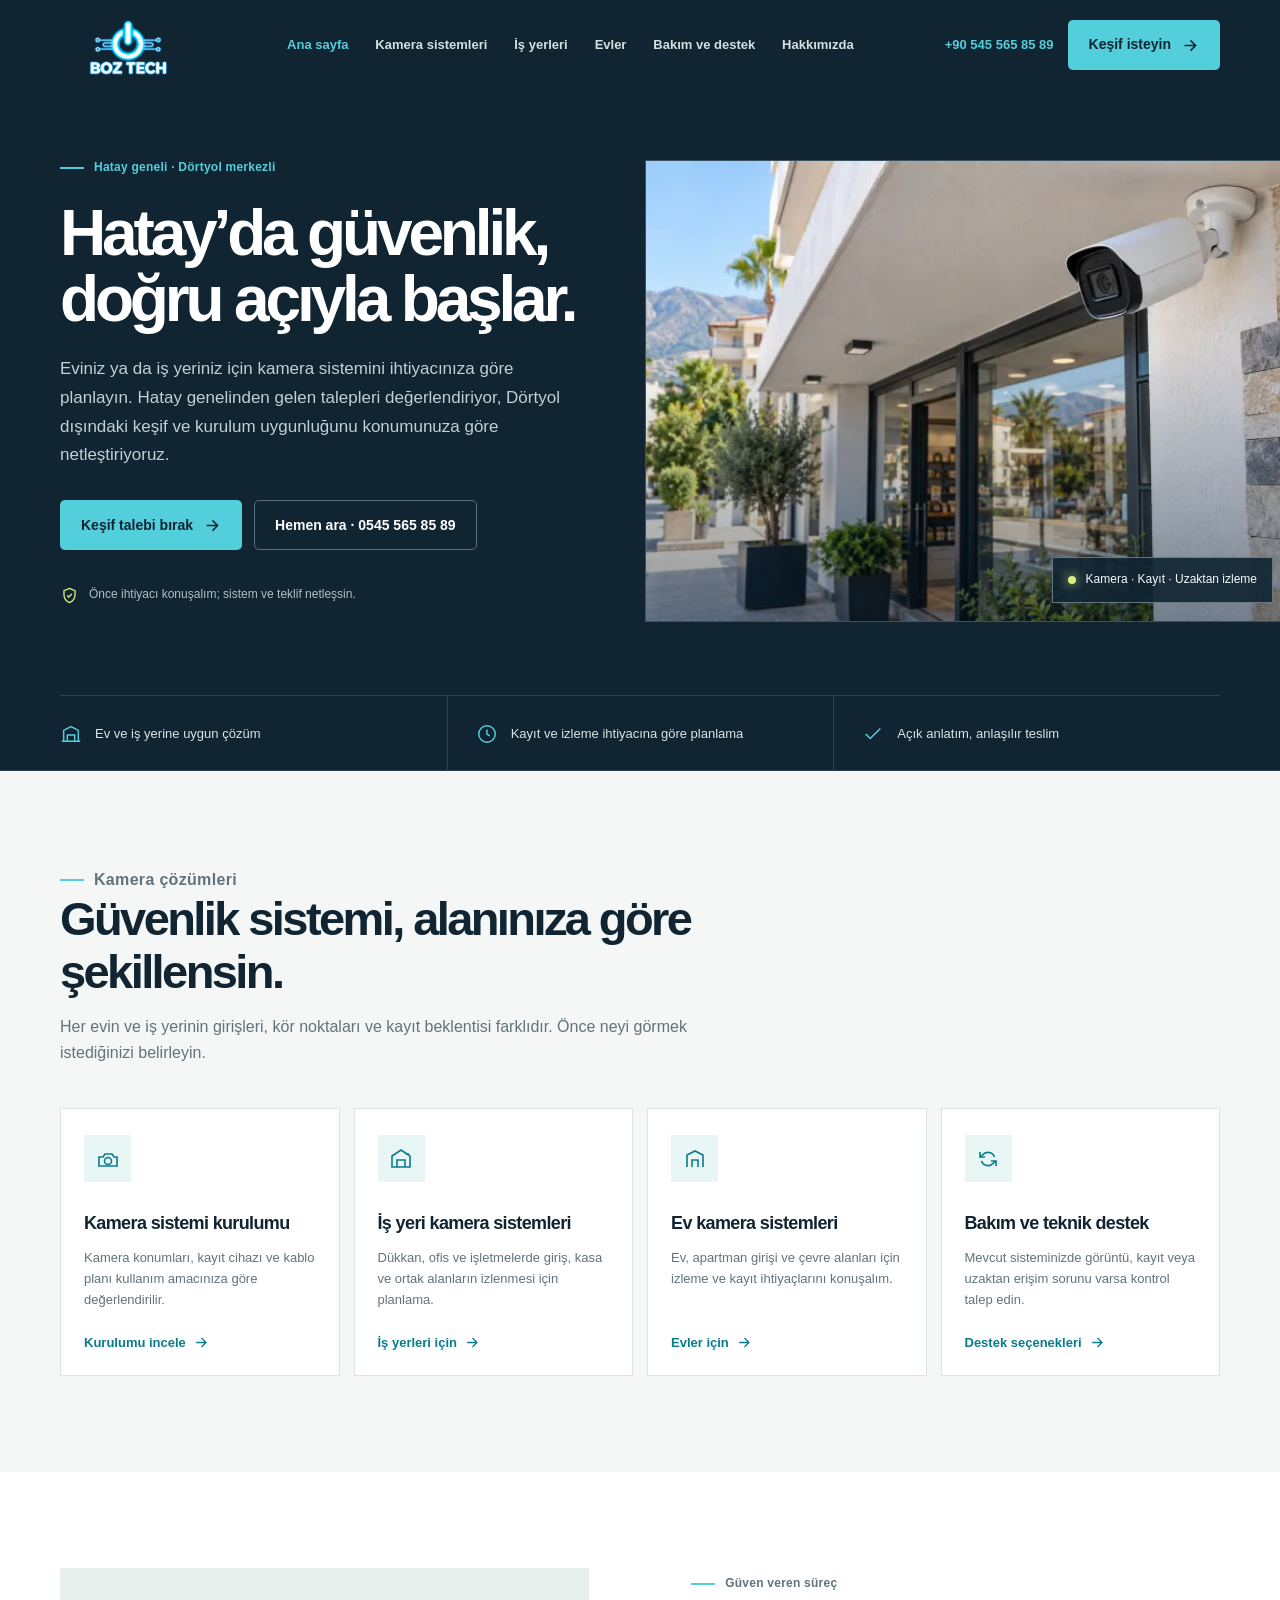
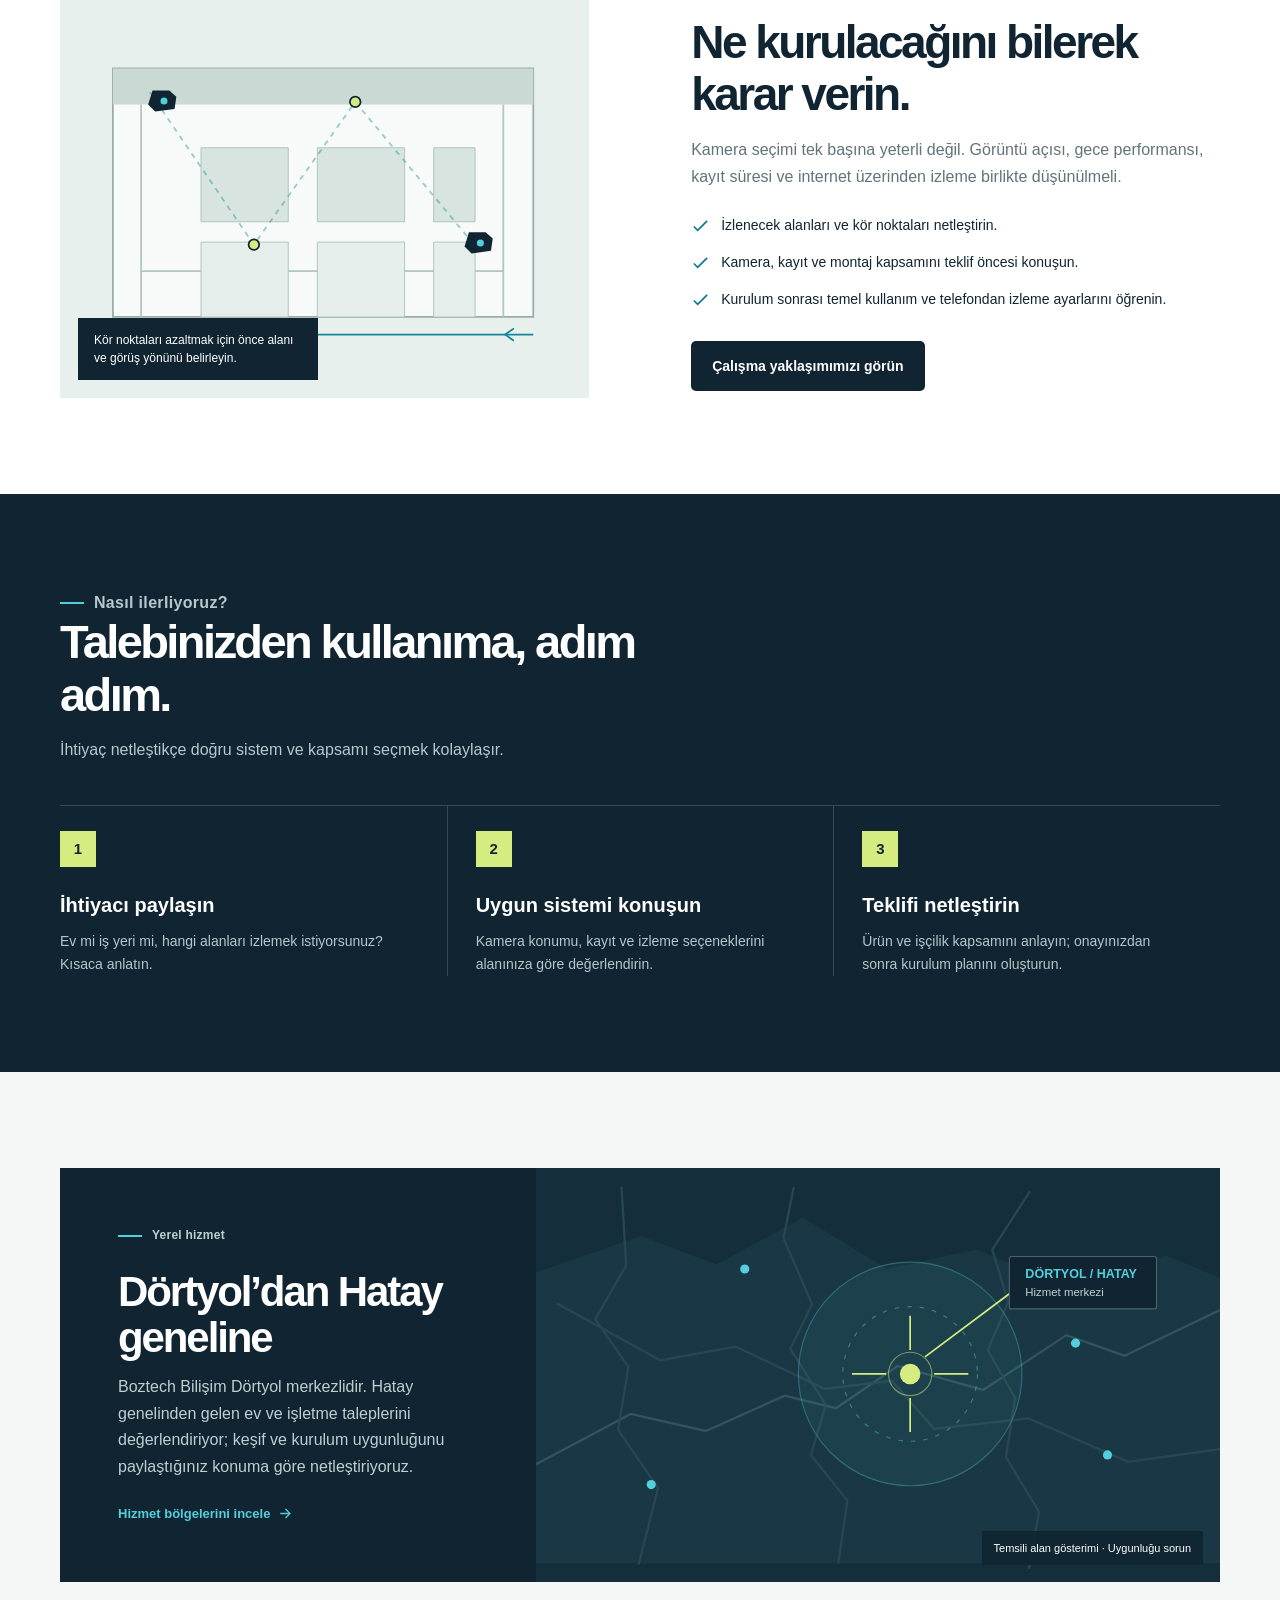
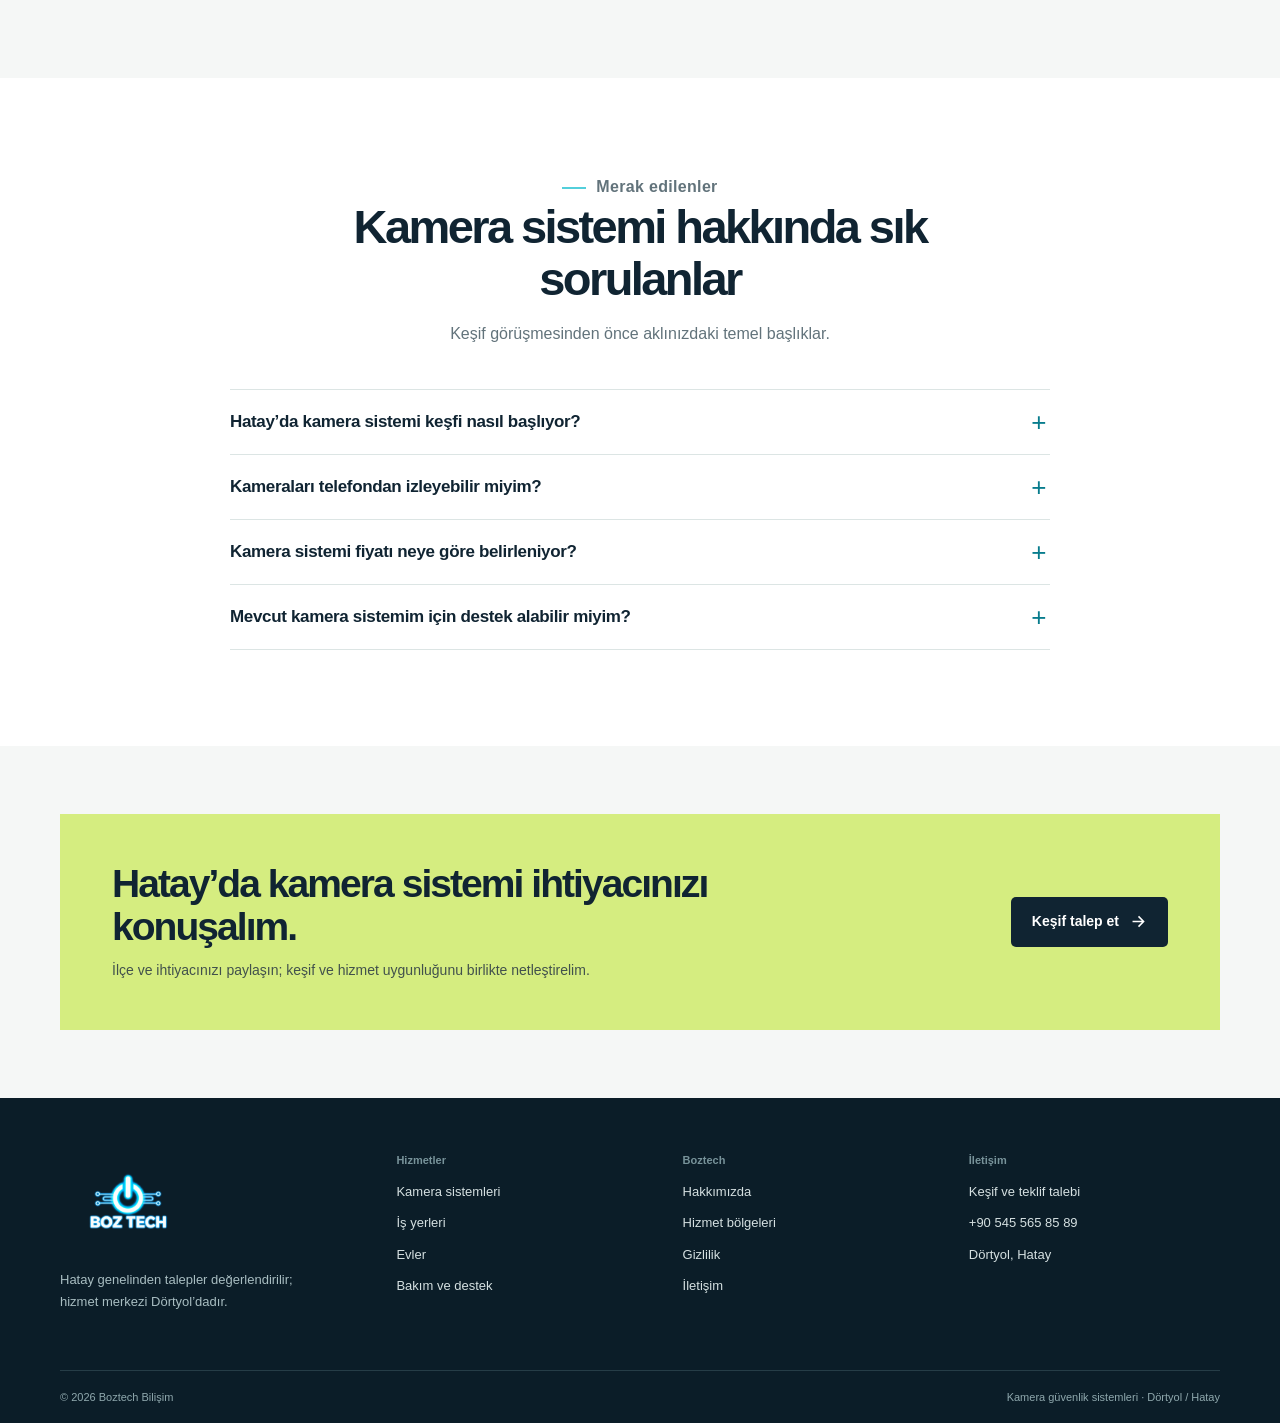
<file: index.html>
<!doctype html>
<html lang="tr">
<head>
  <meta charset="utf-8">
  <meta name="viewport" content="width=device-width, initial-scale=1">
  <title>Hatay Kamera Güvenlik Sistemleri | Boztech Bilişim</title>
  <meta name="description" content="Hatay genelinden kamera güvenlik sistemi taleplerini değerlendiriyoruz. Dörtyol merkezli keşif, kurulum ve destek için Boztech Bilişim ile görüşün.">
  <meta name="theme-color" content="#102432">
  <meta property="og:type" content="website">
  <meta property="og:locale" content="tr_TR">
  <meta property="og:url" content="https://acboz.com.tr/">
  <meta property="og:title" content="Hatay Kamera Güvenlik Sistemleri | Boztech Bilişim">
  <meta property="og:description" content="Hatay genelinden kamera sistemi talepleri; Dörtyol merkezli keşif ve destek.">
  <link rel="icon" href="assets/mark.svg" type="image/svg+xml">
  <link rel="stylesheet" href="assets/site.css">
  <script type="application/ld+json">
  {
    "@context":"https://schema.org",
    "@type":"LocalBusiness",
    "name":"Boztech Bilişim",
    "telephone":"+90-545-565-8589",
    "url":"https://acboz.com.tr/",
    "logo":"https://acboz.com.tr/assets/boztech-logo-optimized.webp",
    "address":{"@type":"PostalAddress","addressLocality":"Dörtyol","addressRegion":"Hatay","addressCountry":"TR"},
    "description":"Hatay genelinden kamera güvenlik sistemi talepleri; Dörtyol merkezli planlama, kurulum ve teknik destek.",
    "areaServed":[{"@type":"City","name":"Dörtyol"}],
    "knowsAbout":["Kamera güvenlik sistemleri","IP kamera sistemleri","Uzaktan kamera izleme","Kamera sistemi bakımı"]
  }
</script>
  <link rel="canonical" href="https://acboz.com.tr/">
</head>
<body>
  <a class="skip-link" href="#icerik">İçeriğe geç</a>
  <header class="site-header">
    <div class="wrap header-row">
      <a class="brand" href="index.html" aria-label="Boztech Bilişim ana sayfa">
        <span class="brand-logo-frame"><img class="brand-logo" src="assets/boztech-logo-optimized.webp" alt="Boztech Bilişim logosu"></span>
      </a>
      <button class="nav-toggle" type="button" aria-label="Menüyü aç" aria-expanded="false" data-menu-toggle><svg width="18" height="18" viewBox="0 0 24 24" fill="none" stroke="currentColor" stroke-width="2"><path d="M4 7h16M4 12h16M4 17h16"/></svg> Menü</button>
      <nav class="main-nav" aria-label="Ana menü" data-main-nav>
        <a href="index.html" aria-current="page">Ana sayfa</a>
        <a href="kamera-guvenlik-sistemleri.html">Kamera sistemleri</a>
        <a href="is-yeri-kamera-sistemleri.html">İş yerleri</a>
        <a href="ev-kamera-sistemleri.html">Evler</a>
        <a href="kamera-bakim-servisi.html">Bakım ve destek</a>
        <a href="hakkimizda.html">Hakkımızda</a>
      </nav>
      <div class="header-actions">
        <a class="header-phone" data-phone-label href="tel:+905455658589" aria-label="Boztech Bilişim'i telefonla ara">0545 565 85 89</a>
        <a class="button button-primary" href="iletisim.html#talep">Keşif isteyin <svg class="button-arrow" viewBox="0 0 20 20" fill="none" stroke="currentColor" stroke-width="1.8"><path d="M3 10h13M10 4l6 6-6 6"/></svg></a>
      </div>
    </div>
  </header>
  <main id="icerik">
    <section class="home-hero">
      <div class="wrap hero-grid">
        <div class="hero-copy">
          <p class="eyebrow">Hatay geneli · Dörtyol merkezli</p>
          <h1>Hatay’da güvenlik, doğru açıyla başlar.</h1>
          <p>Eviniz ya da iş yeriniz için kamera sistemini ihtiyacınıza göre planlayın. Hatay genelinden gelen talepleri değerlendiriyor, Dörtyol dışındaki keşif ve kurulum uygunluğunu konumunuza göre netleştiriyoruz.</p>
          <div class="hero-buttons">
            <a class="button button-primary" href="iletisim.html#talep">Keşif talebi bırak <svg class="button-arrow" viewBox="0 0 20 20" fill="none" stroke="currentColor" stroke-width="1.8"><path d="M3 10h13M10 4l6 6-6 6"/></svg></a>
            <a class="button button-outline" data-phone-link href="tel:+905455658589">Hemen ara · 0545 565 85 89</a>
          </div>
          <div class="hero-note"><svg viewBox="0 0 24 24" fill="none" stroke="currentColor" stroke-width="1.7"><path d="m12 3 7 3v5c0 4.6-2.9 8.1-7 10-4.1-1.9-7-5.4-7-10V6l7-3Z"/><path d="m9 12 2 2 4-4"/></svg>Önce ihtiyacı konuşalım; sistem ve teklif netleşsin.</div>
        </div>
        <div class="hero-art"><img class="hero-photo" src="assets/hero-camera-1024.webp" srcset="assets/hero-camera-640.webp 640w, assets/hero-camera-1024.webp 1024w, assets/hero-camera.webp 1536w" sizes="(max-width: 800px) calc(100vw - 32px), 55vw" alt="Bir iş yeri girişine bakan dış mekân güvenlik kamerası" width="1536" height="1024" fetchpriority="high" decoding="async"><div class="hero-art-label"><i></i>Kamera · Kayıt · Uzaktan izleme</div></div>
      </div>
      <div class="wrap hero-bottom" aria-label="Çalışma yaklaşımımız">
        <div><svg viewBox="0 0 24 24" fill="none" stroke="currentColor" stroke-width="1.6"><path d="M4 20V8l8-4 8 4v12M8 20v-7h8v7M2 20h20"/></svg><span>Ev ve iş yerine uygun çözüm</span></div>
        <div><svg viewBox="0 0 24 24" fill="none" stroke="currentColor" stroke-width="1.6"><circle cx="12" cy="12" r="9"/><path d="M12 7v5l3 2"/></svg><span>Kayıt ve izleme ihtiyacına göre planlama</span></div>
        <div><svg viewBox="0 0 24 24" fill="none" stroke="currentColor" stroke-width="1.6"><path d="m4 12 5 5L20 6"/></svg><span>Açık anlatım, anlaşılır teslim</span></div>
      </div>
    </section>

    <section class="section">
      <div class="wrap">
        <div class="section-head">
          <p class="eyebrow">Kamera çözümleri</p>
          <h2>Güvenlik sistemi, alanınıza göre şekillensin.</h2>
          <p>Her evin ve iş yerinin girişleri, kör noktaları ve kayıt beklentisi farklıdır. Önce neyi görmek istediğinizi belirleyin.</p>
        </div>
        <div class="card-grid">
          <article class="service-card"><div class="service-icon"><svg viewBox="0 0 24 24" fill="none" stroke="currentColor" stroke-width="1.6"><path d="M3 10h4l2-3h7l2 3h3v9H3z"/><circle cx="12" cy="14" r="3.5"/></svg></div><h3>Kamera sistemi kurulumu</h3><p>Kamera konumları, kayıt cihazı ve kablo planı kullanım amacınıza göre değerlendirilir.</p><a class="text-link" href="kamera-guvenlik-sistemleri.html">Kurulumu incele <svg viewBox="0 0 20 20" fill="none" stroke="currentColor" stroke-width="1.7"><path d="M3 10h13m-6-6 6 6-6 6"/></svg></a></article>
          <article class="service-card"><div class="service-icon"><svg viewBox="0 0 24 24" fill="none" stroke="currentColor" stroke-width="1.6"><path d="M3 20V9l9-6 9 6v11H3Z"/><path d="M8 20v-7h8v7M17 7h3"/></svg></div><h3>İş yeri kamera sistemleri</h3><p>Dükkan, ofis ve işletmelerde giriş, kasa ve ortak alanların izlenmesi için planlama.</p><a class="text-link" href="is-yeri-kamera-sistemleri.html">İş yerleri için <svg viewBox="0 0 20 20" fill="none" stroke="currentColor" stroke-width="1.7"><path d="M3 10h13m-6-6 6 6-6 6"/></svg></a></article>
          <article class="service-card"><div class="service-icon"><svg viewBox="0 0 24 24" fill="none" stroke="currentColor" stroke-width="1.6"><path d="M4 20V8l8-4 8 4v12M9 20v-7h6v7"/><path d="M7 10h.01M17 10h.01" stroke-width="3"/></svg></div><h3>Ev kamera sistemleri</h3><p>Ev, apartman girişi ve çevre alanları için izleme ve kayıt ihtiyaçlarını konuşalım.</p><a class="text-link" href="ev-kamera-sistemleri.html">Evler için <svg viewBox="0 0 20 20" fill="none" stroke="currentColor" stroke-width="1.7"><path d="M3 10h13m-6-6 6 6-6 6"/></svg></a></article>
          <article class="service-card"><div class="service-icon"><svg viewBox="0 0 24 24" fill="none" stroke="currentColor" stroke-width="1.6"><path d="M4 5v5h5M20 19v-5h-5"/><path d="M5.5 14a7 7 0 0 0 12 2l2.5-2M18.5 10a7 7 0 0 0-12-2L4 10"/></svg></div><h3>Bakım ve teknik destek</h3><p>Mevcut sisteminizde görüntü, kayıt veya uzaktan erişim sorunu varsa kontrol talep edin.</p><a class="text-link" href="kamera-bakim-servisi.html">Destek seçenekleri <svg viewBox="0 0 20 20" fill="none" stroke="currentColor" stroke-width="1.7"><path d="M3 10h13m-6-6 6 6-6 6"/></svg></a></article>
        </div>
      </div>
    </section>

    <section class="section section-white">
      <div class="wrap split">
        <div class="split-visual" role="img" aria-label="İş yeri kamera sisteminde izleme alanlarının şeması">
          <svg viewBox="0 0 600 430" fill="none" xmlns="http://www.w3.org/2000/svg" aria-hidden="true"><rect width="600" height="430" fill="#e8f0ee"/><path d="M60 85h477v282H60z" fill="#f7faf8" stroke="#9aacab" stroke-width="2"/><path d="M60 85h477v41H60z" fill="#cbd9d5"/><path d="M92 126v241m411-241v241M92 315h411" stroke="#b2c4c0" stroke-width="2"/><path d="M160 175h99v84h-99zM292 175h99v84h-99zM424 175h47v84h-47z" fill="#d7e4e0" stroke="#abc0bb"/><path d="M160 282h99v85h-99zM292 282h99v85h-99zM424 282h47v85h-47z" fill="#e5eeeb" stroke="#abc0bb"/><path d="M102 112 220 285 335 123 465 279" stroke="#168797" stroke-opacity=".43" stroke-width="2" stroke-dasharray="6 6"/><path d="M105 110h19l8 7-2 14-22 3-8-8 5-16Z" fill="#102432"/><circle cx="118" cy="122" r="4" fill="#53cfdb"/><path d="M464 271h19l8 7-2 14-22 3-8-8 5-16Z" fill="#102432"/><circle cx="477" cy="283" r="4" fill="#53cfdb"/><circle cx="220" cy="285" r="6" fill="#d5ed80" stroke="#102432" stroke-width="2"/><circle cx="335" cy="123" r="6" fill="#d5ed80" stroke="#102432" stroke-width="2"/><path d="M62 387h475" stroke="#168797" stroke-width="2"/><path d="m90 394 10-7-10-7m425 14-10-7 10-7" stroke="#168797" stroke-width="2"/><path d="M282 398v-15" stroke="#168797" stroke-width="2"/></svg>
          <div class="visual-caption">Kör noktaları azaltmak için önce alanı ve görüş yönünü belirleyin.</div>
        </div>
        <div class="split-copy">
          <p class="eyebrow">Güven veren süreç</p>
          <h2>Ne kurulacağını bilerek karar verin.</h2>
          <p>Kamera seçimi tek başına yeterli değil. Görüntü açısı, gece performansı, kayıt süresi ve internet üzerinden izleme birlikte düşünülmeli.</p>
          <ul class="check-list">
            <li><svg viewBox="0 0 20 20" fill="none" stroke="currentColor" stroke-width="1.8"><path d="m3 10 4 4L17 4"/></svg><span>İzlenecek alanları ve kör noktaları netleştirin.</span></li>
            <li><svg viewBox="0 0 20 20" fill="none" stroke="currentColor" stroke-width="1.8"><path d="m3 10 4 4L17 4"/></svg><span>Kamera, kayıt ve montaj kapsamını teklif öncesi konuşun.</span></li>
            <li><svg viewBox="0 0 20 20" fill="none" stroke="currentColor" stroke-width="1.8"><path d="m3 10 4 4L17 4"/></svg><span>Kurulum sonrası temel kullanım ve telefondan izleme ayarlarını öğrenin.</span></li>
          </ul>
          <a class="button button-dark" href="hakkimizda.html">Çalışma yaklaşımımızı görün</a>
        </div>
      </div>
    </section>

    <section class="section section-dark">
      <div class="wrap">
        <div class="section-head">
          <p class="eyebrow">Nasıl ilerliyoruz?</p>
          <h2>Talebinizden kullanıma, adım adım.</h2>
          <p>İhtiyaç netleştikçe doğru sistem ve kapsamı seçmek kolaylaşır.</p>
        </div>
        <div class="steps">
          <article class="step"><div class="step-number">1</div><h3>İhtiyacı paylaşın</h3><p>Ev mi iş yeri mi, hangi alanları izlemek istiyorsunuz? Kısaca anlatın.</p></article>
          <article class="step"><div class="step-number">2</div><h3>Uygun sistemi konuşun</h3><p>Kamera konumu, kayıt ve izleme seçeneklerini alanınıza göre değerlendirin.</p></article>
          <article class="step"><div class="step-number">3</div><h3>Teklifi netleştirin</h3><p>Ürün ve işçilik kapsamını anlayın; onayınızdan sonra kurulum planını oluşturun.</p></article>
        </div>
      </div>
    </section>

    <section class="section">
      <div class="wrap local-panel">
        <div class="local-copy">
          <p class="eyebrow">Yerel hizmet</p>
          <h2>Dörtyol’dan Hatay geneline</h2>
          <p>Boztech Bilişim Dörtyol merkezlidir. Hatay genelinden gelen ev ve işletme taleplerini değerlendiriyor; keşif ve kurulum uygunluğunu paylaştığınız konuma göre netleştiriyoruz.</p>
          <a class="text-link" href="hizmet-bolgeleri.html" style="color:var(--cyan)">Hizmet bölgelerini incele <svg viewBox="0 0 20 20" fill="none" stroke="currentColor" stroke-width="1.7"><path d="M3 10h13m-6-6 6 6-6 6"/></svg></a>
        </div>
        <div class="local-map" role="img" aria-label="Dörtyol merkezli hizmet alanını gösteren soyut harita çizimi">
          <svg viewBox="0 0 600 330" fill="none" xmlns="http://www.w3.org/2000/svg" aria-hidden="true"><path d="M0 75 92 43l66 25 76-41 74 45 78-17 77 31 89-26 48 20v250H0V75Z" fill="#1a3745"/><path d="m-9 248 92-49 66 15 69-31 45 11 54-37 75 21 73-48 51 18 94-45" stroke="#315460" stroke-width="2"/><path d="m18 102 91 50 66-12 78 37 59-7 37 42 83-9 87 38 87-12" stroke="#294753" stroke-width="2"/><path d="m75 0 4 69-27 47 29 42-9 55 35 51-17 67" stroke="#294753" stroke-width="2"/><path d="m226 0-9 45 25 58-19 39 31 49-13 44 32 40-8 55" stroke="#294753" stroke-width="2"/><path d="m433 4-33 51 14 46-18 42 24 42-8 52 29 48-9 50" stroke="#294753" stroke-width="2"/><circle cx="328" cy="164" r="98" fill="#53cfdb" fill-opacity=".055" stroke="#53cfdb" stroke-opacity=".35"/><circle cx="328" cy="164" r="59" stroke="#53cfdb" stroke-opacity=".45" stroke-dasharray="4 7"/><circle cx="328" cy="164" r="9" fill="#d5ed80"/><circle cx="328" cy="164" r="19" stroke="#d5ed80" stroke-opacity=".5"/><path d="M328 143v-30m0 102v-30m21-21h30m-102 0h30" stroke="#d5ed80" stroke-width="1.5"/><path d="M341 149 420 90" stroke="#d5ed80" stroke-width="1.5"/><rect x="415" y="61" width="129" height="46" rx="2" fill="#102432" stroke="#46636e"/><text x="429" y="80" fill="#53cfdb" font-family="DM Sans, sans-serif" font-size="11" font-weight="700">DÖRTYOL / HATAY</text><text x="429" y="96" fill="#c3d2d4" font-family="DM Sans, sans-serif" font-size="10">Hizmet merkezi</text><circle cx="101" cy="261" r="4" fill="#53cfdb"/><circle cx="501" cy="235" r="4" fill="#53cfdb"/><circle cx="183" cy="72" r="4" fill="#53cfdb"/><circle cx="473" cy="137" r="4" fill="#53cfdb"/></svg>
          <span class="map-caption">Temsili alan gösterimi · Uygunluğu sorun</span>
        </div>
      </div>
    </section>

    <section class="section section-white">
      <div class="wrap">
        <div class="section-head center"><p class="eyebrow">Merak edilenler</p><h2>Kamera sistemi hakkında sık sorulanlar</h2><p>Keşif görüşmesinden önce aklınızdaki temel başlıklar.</p></div>
        <div class="faq-list">
          <details><summary>Hatay’da kamera sistemi keşfi nasıl başlıyor?</summary><p>İlçenizi, izlemek istediğiniz alanı ve kullanım amacınızı paylaşın. Keşif ve hizmet uygunluğu konumunuza göre netleştirilir.</p></details>
          <details><summary>Kameraları telefondan izleyebilir miyim?</summary><p>Uygun kayıt cihazı ve internet bağlantısı bulunan sistemlerde uzaktan izleme kurulabilir. Cihaz uyumluluğu ve kurulum koşulları önceden kontrol edilir.</p></details>
          <details><summary>Kamera sistemi fiyatı neye göre belirleniyor?</summary><p>Kamera adedi ve özellikleri, kayıt süresi, kablo güzergâhı, montaj koşulları ve mevcut altyapı toplam kapsamı etkiler. İhtiyaç netleşince teklif hazırlanır.</p></details>
          <details><summary>Mevcut kamera sistemim için destek alabilir miyim?</summary><p>Görüntü, kayıt veya uzaktan erişim sorununu ve cihaz bilgilerini paylaşarak destek talebi oluşturabilirsiniz. Müdahale kapsamı, sistemin durumuna göre değerlendirilir.</p></details>
        </div>
      </div>
    </section>

    <section class="section-tight">
      <div class="wrap cta-band"><div><h2>Hatay’da kamera sistemi ihtiyacınızı konuşalım.</h2><p>İlçe ve ihtiyacınızı paylaşın; keşif ve hizmet uygunluğunu birlikte netleştirelim.</p></div><a class="button button-dark" href="iletisim.html#talep">Keşif talep et <svg class="button-arrow" viewBox="0 0 20 20" fill="none" stroke="currentColor" stroke-width="1.8"><path d="M3 10h13m-6-6 6 6-6 6"/></svg></a></div>
    </section>
  </main>
  <footer class="site-footer">
    <div class="wrap footer-main">
      <div class="footer-brand"><a class="brand" href="index.html"><span class="brand-logo-frame"><img class="brand-logo" src="assets/boztech-logo-optimized.webp" alt="Boztech Bilişim logosu"></span></a><p>Hatay genelinden talepler değerlendirilir; hizmet merkezi Dörtyol’dadır.</p></div>
      <div class="footer-column"><h2>Hizmetler</h2><a href="kamera-guvenlik-sistemleri.html">Kamera sistemleri</a><a href="is-yeri-kamera-sistemleri.html">İş yerleri</a><a href="ev-kamera-sistemleri.html">Evler</a><a href="kamera-bakim-servisi.html">Bakım ve destek</a></div>
      <div class="footer-column"><h2>Boztech</h2><a href="hakkimizda.html">Hakkımızda</a><a href="hizmet-bolgeleri.html">Hizmet bölgeleri</a><a href="gizlilik.html">Gizlilik</a><a href="iletisim.html">İletişim</a></div>
      <div class="footer-column"><h2>İletişim</h2><a href="iletisim.html#talep">Keşif ve teklif talebi</a><a data-phone-label href="tel:+905455658589">0545 565 85 89</a><span>Dörtyol, Hatay</span></div>
    </div>
    <div class="wrap footer-bottom"><p>© <span data-year></span> Boztech Bilişim</p><p>Kamera güvenlik sistemleri · Dörtyol / Hatay</p></div>
  </footer>
  <script src="assets/site.js" defer></script>
</body>
</html>
</file>
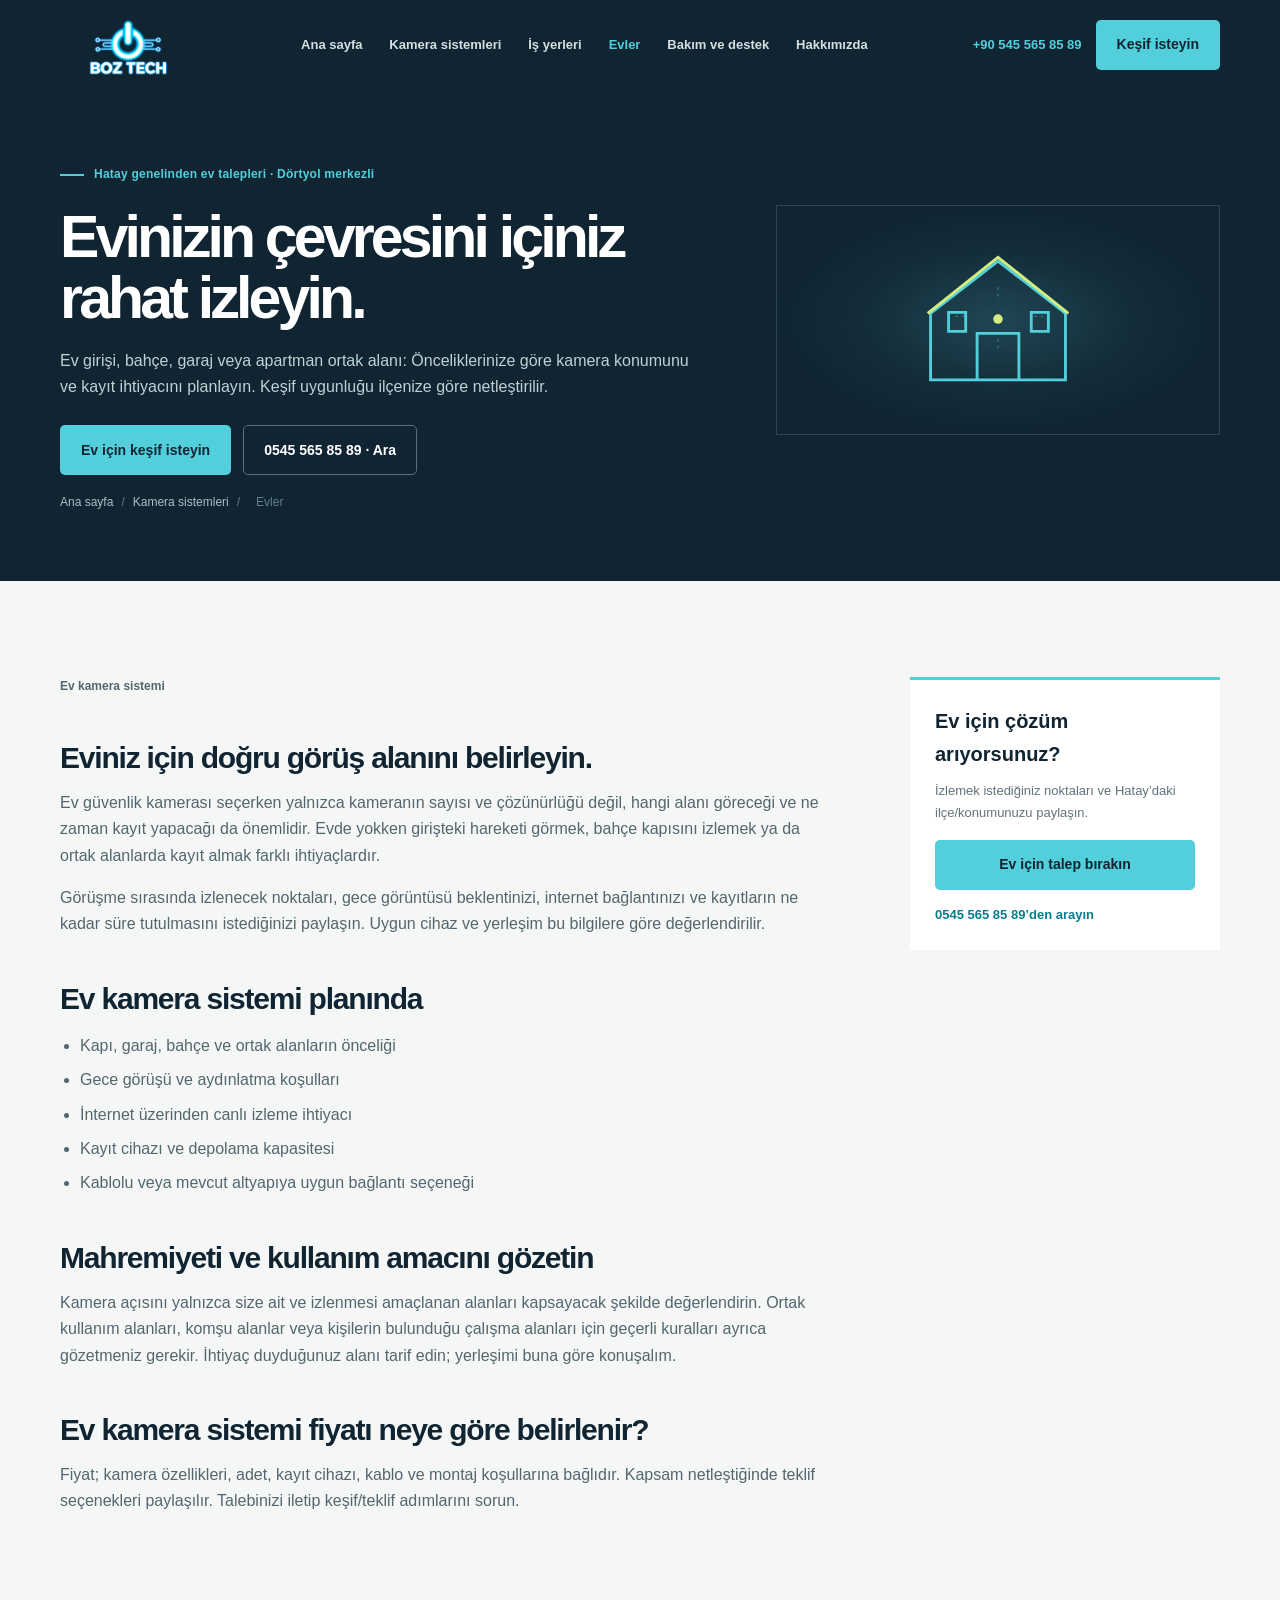
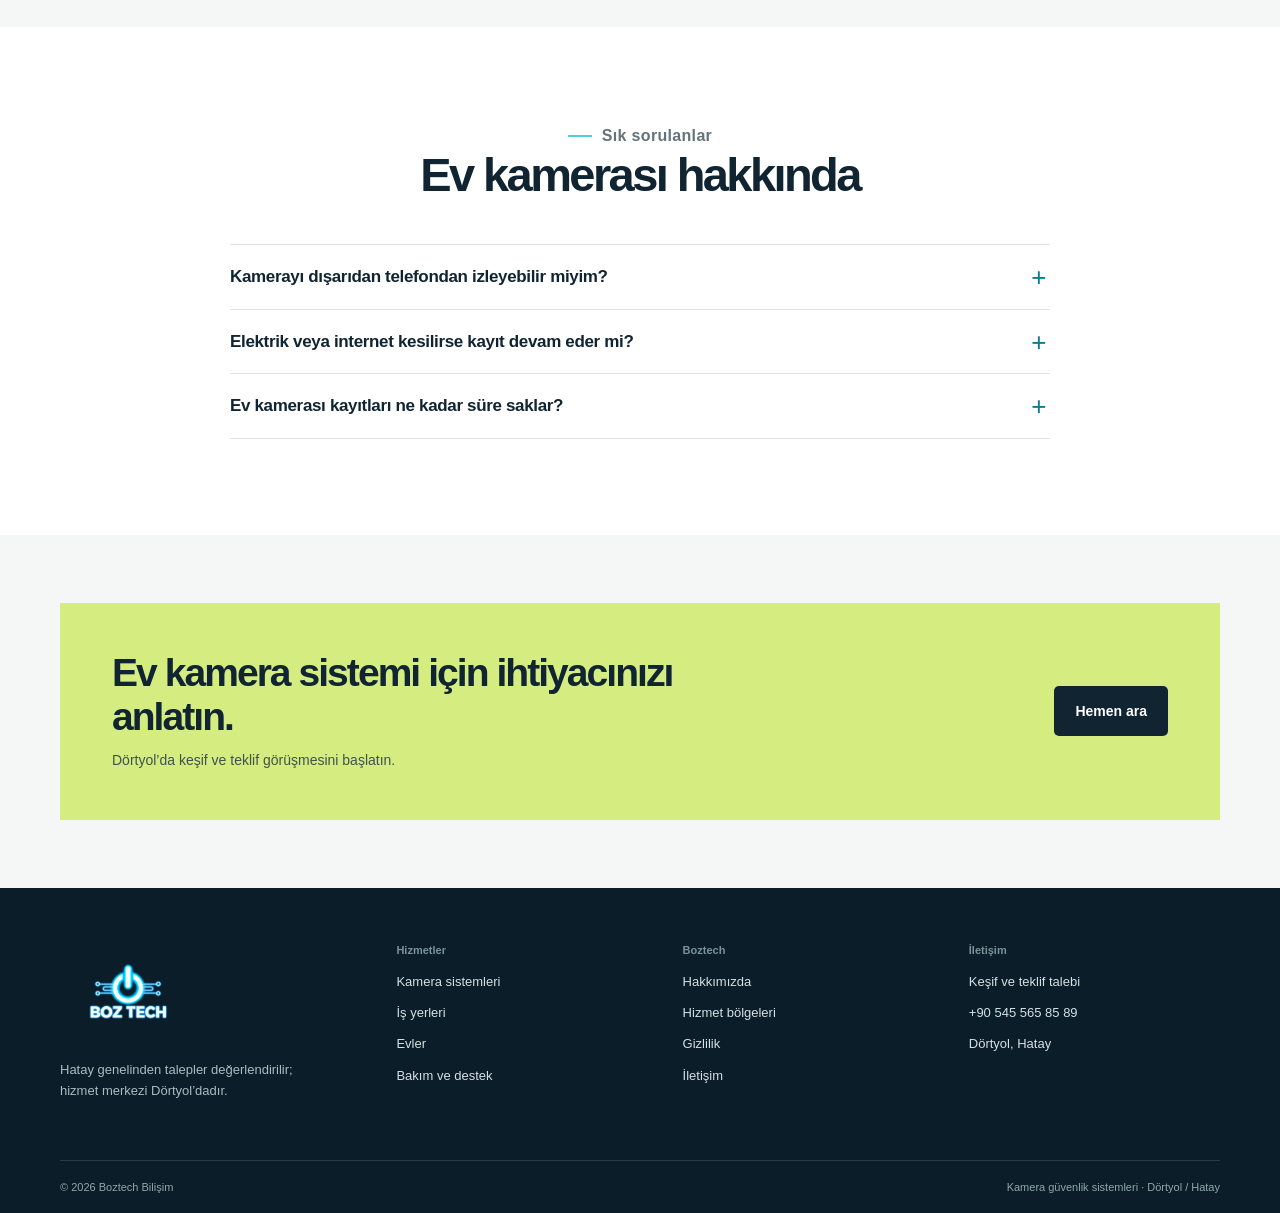
<file: ev-kamera-sistemleri.html>
<!doctype html>
<html lang="tr"><head><meta charset="utf-8"><meta name="viewport" content="width=device-width, initial-scale=1"><title>Hatay Ev Kamera Sistemleri | Boztech Bilişim</title><meta name="description" content="Hatay genelindeki evler için kamera, gece görüntüsü, kayıt ve telefondan izleme planlaması. Dörtyol merkezli Boztech Bilişim’den keşif uygunluğu sorun."><meta name="theme-color" content="#102432"><meta property="og:type" content="website"><meta property="og:locale" content="tr_TR">
  <meta property="og:url" content="https://acboz.com.tr/ev-kamera-sistemleri.html"><meta property="og:title" content="Hatay Ev Kamera Sistemleri | Boztech Bilişim"><meta property="og:description" content="Hatay’daki eviniz için kamera, kayıt ve telefondan izleme seçeneklerini konuşun."><link rel="icon" href="assets/mark.svg" type="image/svg+xml"><link rel="stylesheet" href="assets/site.css"><script type="application/ld+json">{"@context":"https://schema.org","@type":"Service","name":"Ev kamera güvenlik sistemi","serviceType":"Home video surveillance system","provider":{"@type":"LocalBusiness","name":"Boztech Bilişim","telephone":"+90-545-565-8589","address":{"@type":"PostalAddress","addressLocality":"Dörtyol","addressRegion":"Hatay","addressCountry":"TR"}},"areaServed":{"@type":"City","name":"Dörtyol"}}</script><link rel="canonical" href="https://acboz.com.tr/ev-kamera-sistemleri.html"></head>
<body><a class="skip-link" href="#icerik">İçeriğe geç</a><header class="site-header"><div class="wrap header-row"><a class="brand" href="index.html" aria-label="Boztech Bilişim ana sayfa"><span class="brand-logo-frame"><img class="brand-logo" src="assets/boztech-logo-optimized.webp" alt="Boztech Bilişim logosu"></span></a><button class="nav-toggle" type="button" aria-label="Menüyü aç" aria-expanded="false" data-menu-toggle>☰ Menü</button><nav class="main-nav" aria-label="Ana menü" data-main-nav><a href="index.html">Ana sayfa</a><a href="kamera-guvenlik-sistemleri.html">Kamera sistemleri</a><a href="is-yeri-kamera-sistemleri.html">İş yerleri</a><a href="ev-kamera-sistemleri.html" aria-current="page">Evler</a><a href="kamera-bakim-servisi.html">Bakım ve destek</a><a href="hakkimizda.html">Hakkımızda</a></nav><div class="header-actions"><a class="header-phone" data-phone-label href="tel:+905455658589">0545 565 85 89</a><a class="button button-primary" href="iletisim.html#talep">Keşif isteyin</a></div></div></header>
<main id="icerik"><section class="page-hero"><div class="wrap page-hero-grid"><div><p class="eyebrow">Hatay genelinden ev talepleri · Dörtyol merkezli</p><h1>Evinizin çevresini içiniz rahat izleyin.</h1><p>Ev girişi, bahçe, garaj veya apartman ortak alanı: Önceliklerinize göre kamera konumunu ve kayıt ihtiyacını planlayın. Keşif uygunluğu ilçenize göre netleştirilir.</p><div class="hero-buttons"><a class="button button-primary" href="iletisim.html#talep">Ev için keşif isteyin</a><a class="button button-outline" data-phone-link href="tel:+905455658589">0545 565 85 89 · Ara</a></div></div><div class="page-hero-art" aria-hidden="true"><svg viewBox="0 0 200 200" fill="none"><path d="M29 93 100 38l71 55v70H29V93Z" stroke="currentColor" stroke-width="3"/><path d="M78 163v-49h44v49M48 92h18v20H48zM135 92h18v20h-18z" stroke="currentColor" stroke-width="3"/><path d="M26 93 100 34l74 59" stroke="#d5ed80" stroke-width="3"/><path d="M100 65v15m0 40v12m-35-36H52m96 0h-13" stroke="currentColor" stroke-opacity=".5" stroke-dasharray="3 4"/><circle cx="100" cy="99" r="5" fill="#d5ed80"/></svg></div></div><div class="wrap breadcrumbs"><a href="index.html">Ana sayfa</a><span>/</span><a href="kamera-guvenlik-sistemleri.html">Kamera sistemleri</a><span>/</span><span>Evler</span></div></section>
<section class="section"><div class="wrap content-layout"><article class="prose"><p class="section-kicker">Ev kamera sistemi</p><h2>Eviniz için doğru görüş alanını belirleyin.</h2><p>Ev güvenlik kamerası seçerken yalnızca kameranın sayısı ve çözünürlüğü değil, hangi alanı göreceği ve ne zaman kayıt yapacağı da önemlidir. Evde yokken girişteki hareketi görmek, bahçe kapısını izlemek ya da ortak alanlarda kayıt almak farklı ihtiyaçlardır.</p><p>Görüşme sırasında izlenecek noktaları, gece görüntüsü beklentinizi, internet bağlantınızı ve kayıtların ne kadar süre tutulmasını istediğinizi paylaşın. Uygun cihaz ve yerleşim bu bilgilere göre değerlendirilir.</p><h2>Ev kamera sistemi planında</h2><ul><li>Kapı, garaj, bahçe ve ortak alanların önceliği</li><li>Gece görüşü ve aydınlatma koşulları</li><li>İnternet üzerinden canlı izleme ihtiyacı</li><li>Kayıt cihazı ve depolama kapasitesi</li><li>Kablolu veya mevcut altyapıya uygun bağlantı seçeneği</li></ul><h2>Mahremiyeti ve kullanım amacını gözetin</h2><p>Kamera açısını yalnızca size ait ve izlenmesi amaçlanan alanları kapsayacak şekilde değerlendirin. Ortak kullanım alanları, komşu alanlar veya kişilerin bulunduğu çalışma alanları için geçerli kuralları ayrıca gözetmeniz gerekir. İhtiyaç duyduğunuz alanı tarif edin; yerleşimi buna göre konuşalım.</p><h2>Ev kamera sistemi fiyatı neye göre belirlenir?</h2><p>Fiyat; kamera özellikleri, adet, kayıt cihazı, kablo ve montaj koşullarına bağlıdır. Kapsam netleştiğinde teklif seçenekleri paylaşılır. Talebinizi iletip keşif/teklif adımlarını sorun.</p></article><aside class="side-cta"><h3>Ev için çözüm arıyorsunuz?</h3><p>İzlemek istediğiniz noktaları ve Hatay’daki ilçe/konumunuzu paylaşın.</p><a class="button button-primary" href="iletisim.html#talep">Ev için talep bırakın</a><p style="margin:14px 0 0"><a class="text-link" data-phone-link href="tel:+905455658589">0545 565 85 89’den arayın</a></p></aside></div></section>
<section class="section section-white"><div class="wrap"><div class="section-head center"><p class="eyebrow">Sık sorulanlar</p><h2>Ev kamerası hakkında</h2></div><div class="faq-list"><details><summary>Kamerayı dışarıdan telefondan izleyebilir miyim?</summary><p>Uyumlu kayıt cihazı, doğru yapılandırma ve internet erişimiyle mümkündür. Kurulum sırasında telefon ve cihaz ayarlarının birlikte değerlendirilmesi gerekir.</p></details><details><summary>Elektrik veya internet kesilirse kayıt devam eder mi?</summary><p>İnternet kesintisinde yerel kayıt cihazı çalışmaya devam edebilir; fakat uzaktan canlı izleme etkilenir. Elektrik kesintisinde devamlılık için uygun güç yedeklemesi ayrıca gerekir.</p></details><details><summary>Ev kamerası kayıtları ne kadar süre saklar?</summary><p>Saklama süresi depolama kapasitesi, kamera adedi ve kayıt ayarlarına bağlıdır. İstenen süre sistem planında dikkate alınır.</p></details></div></div></section><section class="section-tight"><div class="wrap cta-band"><div><h2>Ev kamera sistemi için ihtiyacınızı anlatın.</h2><p>Dörtyol’da keşif ve teklif görüşmesini başlatın.</p></div><a class="button button-dark" data-phone-link href="tel:+905455658589">Hemen ara</a></div></section></main>
<footer class="site-footer"><div class="wrap footer-main"><div class="footer-brand"><a class="brand" href="index.html"><span class="brand-logo-frame"><img class="brand-logo" src="assets/boztech-logo-optimized.webp" alt="Boztech Bilişim logosu"></span></a><p>Hatay genelinden talepler değerlendirilir; hizmet merkezi Dörtyol’dadır.</p></div><div class="footer-column"><h2>Hizmetler</h2><a href="kamera-guvenlik-sistemleri.html">Kamera sistemleri</a><a href="is-yeri-kamera-sistemleri.html">İş yerleri</a><a href="ev-kamera-sistemleri.html">Evler</a><a href="kamera-bakim-servisi.html">Bakım ve destek</a></div><div class="footer-column"><h2>Boztech</h2><a href="hakkimizda.html">Hakkımızda</a><a href="hizmet-bolgeleri.html">Hizmet bölgeleri</a><a href="gizlilik.html">Gizlilik</a><a href="iletisim.html">İletişim</a></div><div class="footer-column"><h2>İletişim</h2><a href="iletisim.html#talep">Keşif ve teklif talebi</a><a data-phone-label href="tel:+905455658589">0545 565 85 89</a><span>Dörtyol, Hatay</span></div></div><div class="wrap footer-bottom"><p>© <span data-year></span> Boztech Bilişim</p><p>Kamera güvenlik sistemleri · Dörtyol / Hatay</p></div></footer><script src="assets/site.js" defer></script></body></html>
</file>
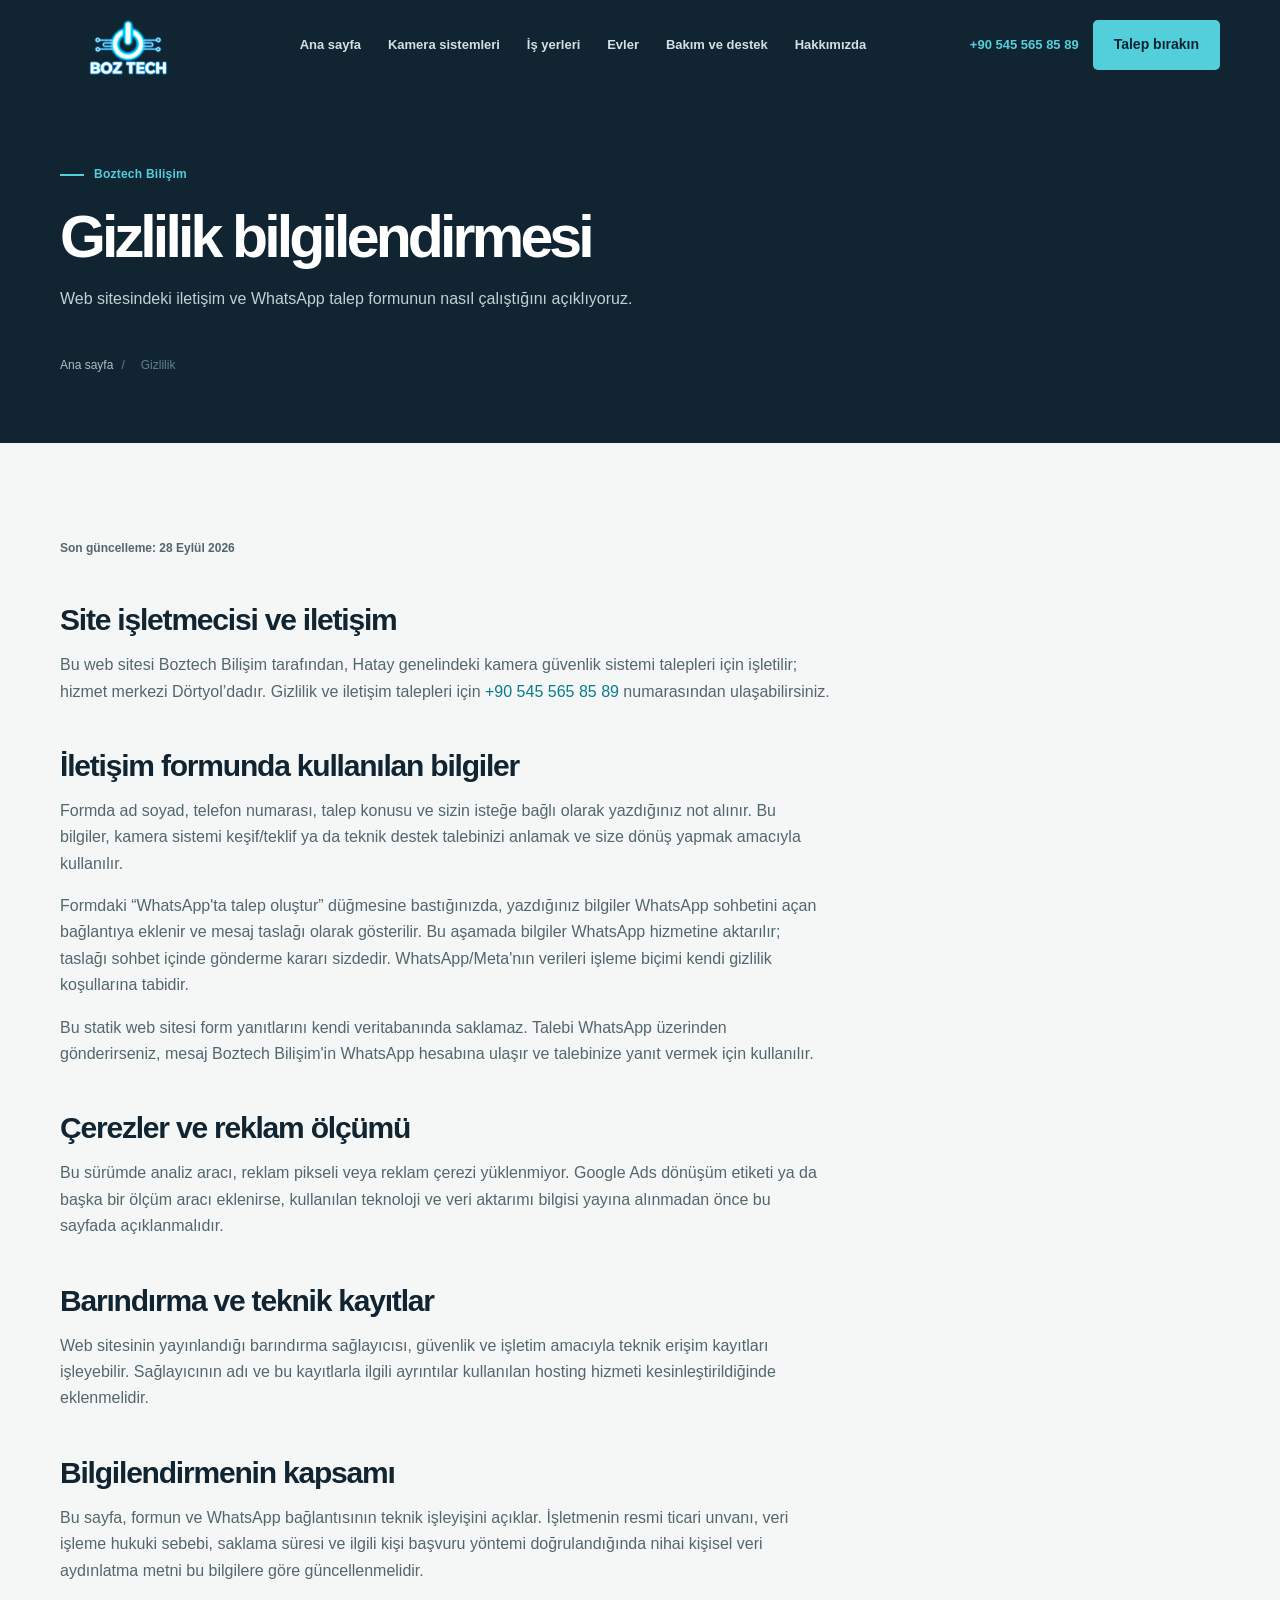
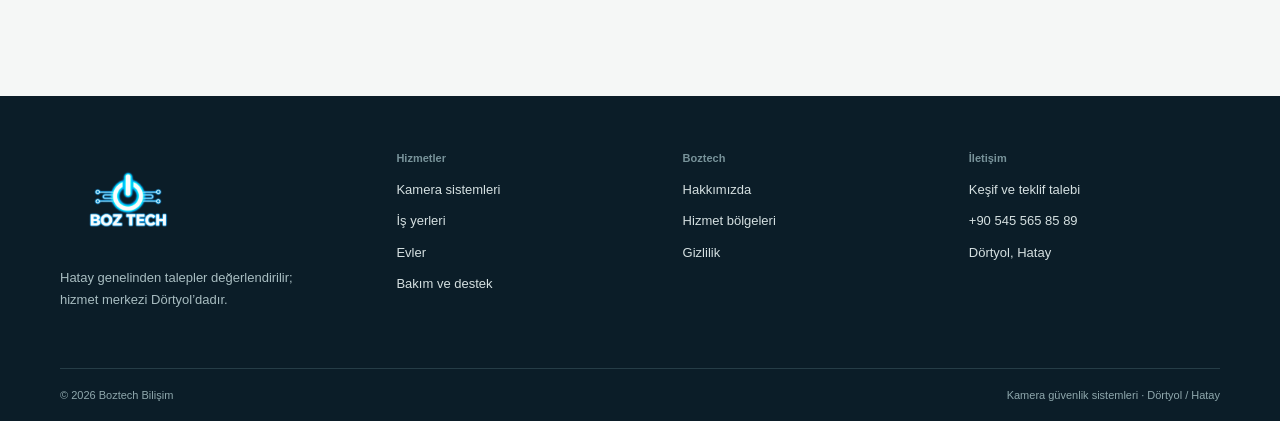
<file: gizlilik.html>
<!doctype html>
<html lang="tr"><head><meta charset="utf-8"><meta name="viewport" content="width=device-width, initial-scale=1"><title>Gizlilik Bilgilendirmesi | Boztech Bilişim</title><meta name="description" content="Boztech Bilişim web sitesindeki iletişim formunun ve WhatsApp talep bağlantısının çalışma şekli hakkında gizlilik bilgilendirmesi."><meta name="theme-color" content="#102432"><link rel="canonical" href="https://acboz.com.tr/gizlilik.html"><link rel="icon" href="assets/mark.svg" type="image/svg+xml"><link rel="stylesheet" href="assets/site.css"><meta property="og:url" content="https://acboz.com.tr/gizlilik.html"></head>
<body><a class="skip-link" href="#icerik">İçeriğe geç</a><header class="site-header"><div class="wrap header-row"><a class="brand" href="index.html" aria-label="Boztech Bilişim ana sayfa"><span class="brand-logo-frame"><img class="brand-logo" src="assets/boztech-logo-optimized.webp" alt="Boztech Bilişim logosu"></span></a><button class="nav-toggle" type="button" aria-label="Menüyü aç" aria-expanded="false" data-menu-toggle>☰ Menü</button><nav class="main-nav" aria-label="Ana menü" data-main-nav><a href="index.html">Ana sayfa</a><a href="kamera-guvenlik-sistemleri.html">Kamera sistemleri</a><a href="is-yeri-kamera-sistemleri.html">İş yerleri</a><a href="ev-kamera-sistemleri.html">Evler</a><a href="kamera-bakim-servisi.html">Bakım ve destek</a><a href="hakkimizda.html">Hakkımızda</a></nav><div class="header-actions"><a class="header-phone" data-phone-label href="tel:+905455658589">0545 565 85 89</a><a class="button button-primary" href="iletisim.html#talep">Talep bırakın</a></div></div></header>
<main id="icerik"><section class="page-hero"><div class="wrap"><p class="eyebrow">Boztech Bilişim</p><h1>Gizlilik bilgilendirmesi</h1><p>Web sitesindeki iletişim ve WhatsApp talep formunun nasıl çalıştığını açıklıyoruz.</p><div class="breadcrumbs"><a href="index.html">Ana sayfa</a><span>/</span><span>Gizlilik</span></div></div></section><section class="section"><div class="wrap"><article class="prose"><p class="section-kicker">Son güncelleme: 28 Eylül 2026</p><h2>Site işletmecisi ve iletişim</h2><p>Bu web sitesi Boztech Bilişim tarafından, Hatay genelindeki kamera güvenlik sistemi talepleri için işletilir; hizmet merkezi Dörtyol’dadır. Gizlilik ve iletişim talepleri için <a data-phone-label href="tel:+905455658589" style="color:var(--cyan-deep)"></a> numarasından ulaşabilirsiniz.</p><h2>İletişim formunda kullanılan bilgiler</h2><p>Formda ad soyad, telefon numarası, talep konusu ve sizin isteğe bağlı olarak yazdığınız not alınır. Bu bilgiler, kamera sistemi keşif/teklif ya da teknik destek talebinizi anlamak ve size dönüş yapmak amacıyla kullanılır.</p><p>Formdaki “WhatsApp'ta talep oluştur” düğmesine bastığınızda, yazdığınız bilgiler WhatsApp sohbetini açan bağlantıya eklenir ve mesaj taslağı olarak gösterilir. Bu aşamada bilgiler WhatsApp hizmetine aktarılır; taslağı sohbet içinde gönderme kararı sizdedir. WhatsApp/Meta'nın verileri işleme biçimi kendi gizlilik koşullarına tabidir.</p><p>Bu statik web sitesi form yanıtlarını kendi veritabanında saklamaz. Talebi WhatsApp üzerinden gönderirseniz, mesaj Boztech Bilişim'in WhatsApp hesabına ulaşır ve talebinize yanıt vermek için kullanılır.</p><h2>Çerezler ve reklam ölçümü</h2><p>Bu sürümde analiz aracı, reklam pikseli veya reklam çerezi yüklenmiyor. Google Ads dönüşüm etiketi ya da başka bir ölçüm aracı eklenirse, kullanılan teknoloji ve veri aktarımı bilgisi yayına alınmadan önce bu sayfada açıklanmalıdır.</p><h2>Barındırma ve teknik kayıtlar</h2><p>Web sitesinin yayınlandığı barındırma sağlayıcısı, güvenlik ve işletim amacıyla teknik erişim kayıtları işleyebilir. Sağlayıcının adı ve bu kayıtlarla ilgili ayrıntılar kullanılan hosting hizmeti kesinleştirildiğinde eklenmelidir.</p><h2>Bilgilendirmenin kapsamı</h2><p>Bu sayfa, formun ve WhatsApp bağlantısının teknik işleyişini açıklar. İşletmenin resmi ticari unvanı, veri işleme hukuki sebebi, saklama süresi ve ilgili kişi başvuru yöntemi doğrulandığında nihai kişisel veri aydınlatma metni bu bilgilere göre güncellenmelidir.</p></article></div></section></main>
<footer class="site-footer"><div class="wrap footer-main"><div class="footer-brand"><a class="brand" href="index.html"><span class="brand-logo-frame"><img class="brand-logo" src="assets/boztech-logo-optimized.webp" alt="Boztech Bilişim logosu"></span></a><p>Hatay genelinden talepler değerlendirilir; hizmet merkezi Dörtyol’dadır.</p></div><div class="footer-column"><h2>Hizmetler</h2><a href="kamera-guvenlik-sistemleri.html">Kamera sistemleri</a><a href="is-yeri-kamera-sistemleri.html">İş yerleri</a><a href="ev-kamera-sistemleri.html">Evler</a><a href="kamera-bakim-servisi.html">Bakım ve destek</a></div><div class="footer-column"><h2>Boztech</h2><a href="hakkimizda.html">Hakkımızda</a><a href="hizmet-bolgeleri.html">Hizmet bölgeleri</a><a href="gizlilik.html">Gizlilik</a></div><div class="footer-column"><h2>İletişim</h2><a href="iletisim.html#talep">Keşif ve teklif talebi</a><a data-phone-label href="tel:+905455658589"></a><span>Dörtyol, Hatay</span></div></div><div class="wrap footer-bottom"><p>© <span data-year></span> Boztech Bilişim</p><p>Kamera güvenlik sistemleri · Dörtyol / Hatay</p></div></footer><script src="assets/site.js" defer></script></body></html>
</file>
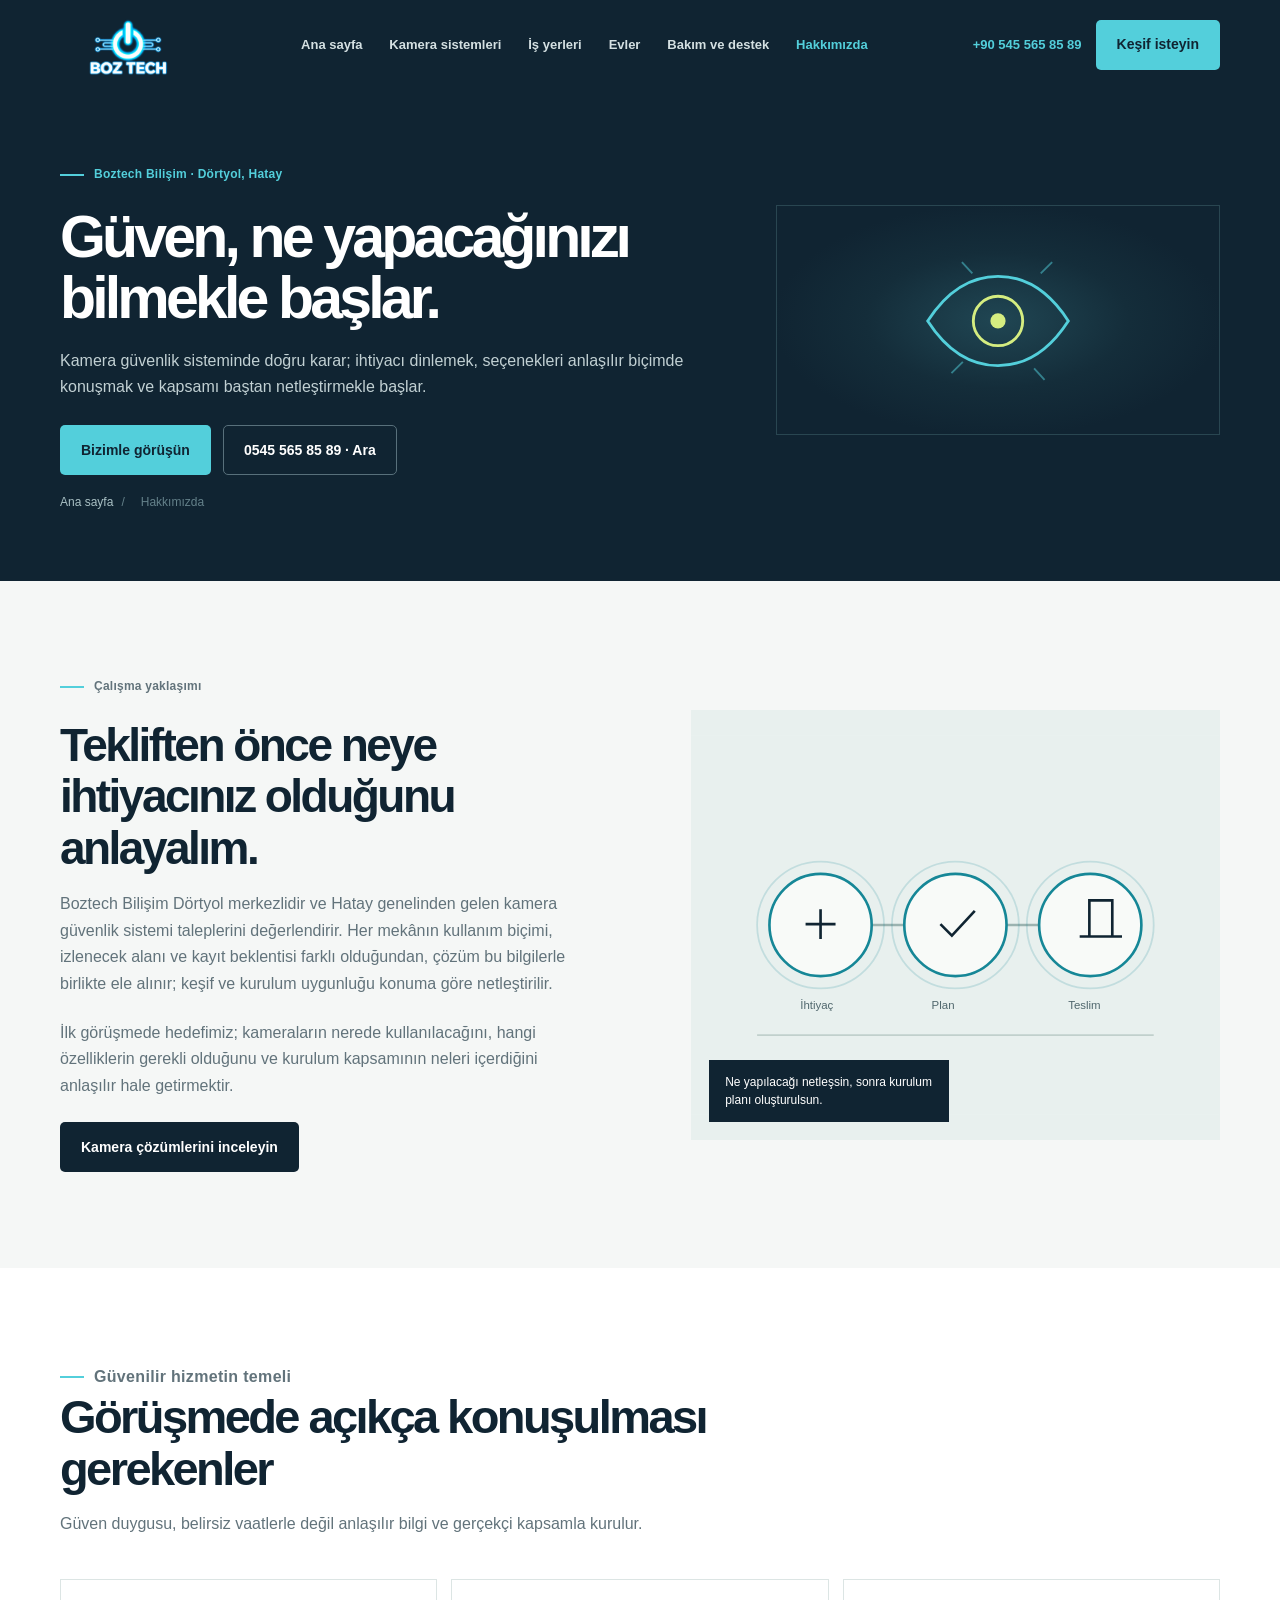
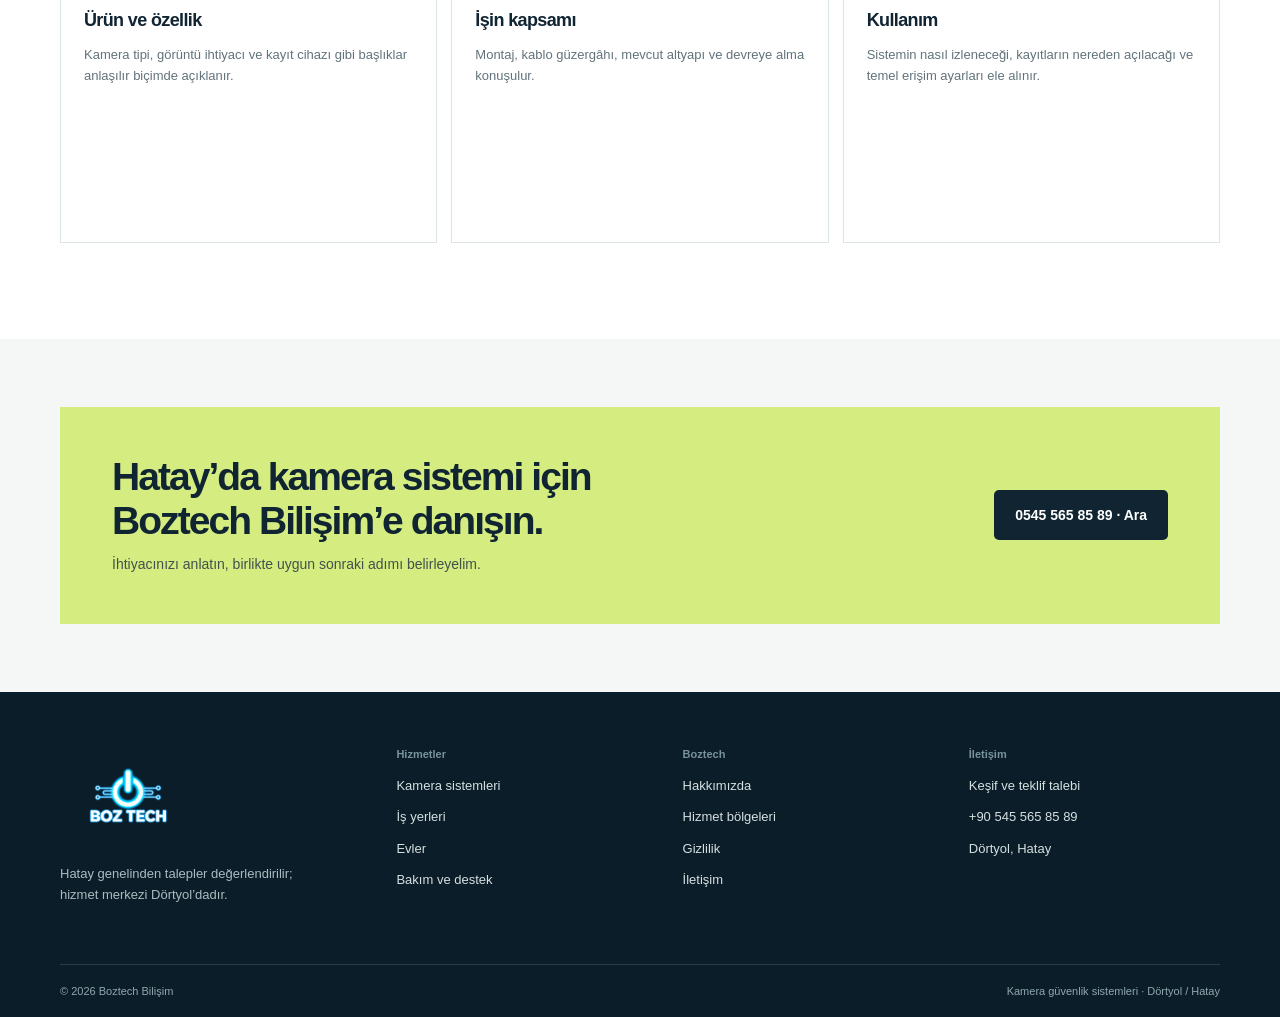
<file: hakkimizda.html>
<!doctype html>
<html lang="tr"><head><meta charset="utf-8"><meta name="viewport" content="width=device-width, initial-scale=1"><title>Hakkımızda | Boztech Bilişim, Hatay</title><meta name="description" content="Boztech Bilişim’in Dörtyol merkezli çalışma yaklaşımını, Hatay genelindeki talep değerlendirme ve kamera sistemi teklif sürecini öğrenin."><meta name="theme-color" content="#102432"><meta property="og:type" content="website"><meta property="og:locale" content="tr_TR">
  <meta property="og:url" content="https://acboz.com.tr/hakkimizda.html"><meta property="og:title" content="Hakkımızda | Boztech Bilişim"><meta property="og:description" content="Hatay genelinden talepler, Dörtyol merkezli açık ve ihtiyaca uygun çalışma yaklaşımı."><link rel="canonical" href="https://acboz.com.tr/hakkimizda.html"><link rel="icon" href="assets/mark.svg" type="image/svg+xml"><link rel="stylesheet" href="assets/site.css"></head>
<body><a class="skip-link" href="#icerik">İçeriğe geç</a><header class="site-header"><div class="wrap header-row"><a class="brand" href="index.html" aria-label="Boztech Bilişim ana sayfa"><span class="brand-logo-frame"><img class="brand-logo" src="assets/boztech-logo-optimized.webp" alt="Boztech Bilişim logosu"></span></a><button class="nav-toggle" type="button" aria-label="Menüyü aç" aria-expanded="false" data-menu-toggle>☰ Menü</button><nav class="main-nav" aria-label="Ana menü" data-main-nav><a href="index.html">Ana sayfa</a><a href="kamera-guvenlik-sistemleri.html">Kamera sistemleri</a><a href="is-yeri-kamera-sistemleri.html">İş yerleri</a><a href="ev-kamera-sistemleri.html">Evler</a><a href="kamera-bakim-servisi.html">Bakım ve destek</a><a href="hakkimizda.html" aria-current="page">Hakkımızda</a></nav><div class="header-actions"><a class="header-phone" data-phone-label href="tel:+905455658589">0545 565 85 89</a><a class="button button-primary" href="iletisim.html#talep">Keşif isteyin</a></div></div></header>
<main id="icerik"><section class="page-hero"><div class="wrap page-hero-grid"><div><p class="eyebrow">Boztech Bilişim · Dörtyol, Hatay</p><h1>Güven, ne yapacağınızı bilmekle başlar.</h1><p>Kamera güvenlik sisteminde doğru karar; ihtiyacı dinlemek, seçenekleri anlaşılır biçimde konuşmak ve kapsamı baştan netleştirmekle başlar.</p><div class="hero-buttons"><a class="button button-primary" href="iletisim.html#talep">Bizimle görüşün</a><a class="button button-outline" data-phone-link href="tel:+905455658589">0545 565 85 89 · Ara</a></div></div><div class="page-hero-art" aria-hidden="true"><svg viewBox="0 0 200 200" fill="none"><path d="M26 101c20-31 45-47 74-47s54 16 74 47c-20 31-45 47-74 47s-54-16-74-47Z" stroke="currentColor" stroke-width="3"/><circle cx="100" cy="101" r="26" stroke="#d5ed80" stroke-width="3"/><circle cx="100" cy="101" r="8" fill="#d5ed80"/><path d="m62 39 11 12m65 100 11 12m-98-7 12-12m82-93 12-12" stroke="currentColor" stroke-opacity=".5" stroke-width="2"/></svg></div></div><div class="wrap breadcrumbs"><a href="index.html">Ana sayfa</a><span>/</span><span>Hakkımızda</span></div></section>
<section class="section"><div class="wrap split"><div class="split-copy"><p class="eyebrow">Çalışma yaklaşımı</p><h2>Tekliften önce neye ihtiyacınız olduğunu anlayalım.</h2><p>Boztech Bilişim Dörtyol merkezlidir ve Hatay genelinden gelen kamera güvenlik sistemi taleplerini değerlendirir. Her mekânın kullanım biçimi, izlenecek alanı ve kayıt beklentisi farklı olduğundan, çözüm bu bilgilerle birlikte ele alınır; keşif ve kurulum uygunluğu konuma göre netleştirilir.</p><p>İlk görüşmede hedefimiz; kameraların nerede kullanılacağını, hangi özelliklerin gerekli olduğunu ve kurulum kapsamının neleri içerdiğini anlaşılır hale getirmektir.</p><a class="button button-dark" href="kamera-guvenlik-sistemleri.html">Kamera çözümlerini inceleyin</a></div><div class="split-visual" role="img" aria-label="Planlama, kurulum ve teslim aşamalarını gösteren çizim"><svg viewBox="0 0 600 430" fill="none"><rect width="600" height="430" fill="#e8f0ee"/><path d="M112 215h376" stroke="#9bb3b0" stroke-width="3"/><circle cx="147" cy="215" r="58" fill="#f8faf8" stroke="#168797" stroke-width="3"/><circle cx="300" cy="215" r="58" fill="#f8faf8" stroke="#168797" stroke-width="3"/><circle cx="453" cy="215" r="58" fill="#f8faf8" stroke="#168797" stroke-width="3"/><path d="M130 214h34m-17-17v34m136-17 13 13 26-28m130 29v-41h26v41m-37 0h48" stroke="#102432" stroke-width="3"/><circle cx="147" cy="215" r="72" stroke="#168797" stroke-opacity=".18" stroke-width="2"/><circle cx="300" cy="215" r="72" stroke="#168797" stroke-opacity=".18" stroke-width="2"/><circle cx="453" cy="215" r="72" stroke="#168797" stroke-opacity=".18" stroke-width="2"/><text x="124" y="310" fill="#50676d" font-family="sans-serif" font-size="13">İhtiyaç</text><text x="273" y="310" fill="#50676d" font-family="sans-serif" font-size="13">Plan</text><text x="428" y="310" fill="#50676d" font-family="sans-serif" font-size="13">Teslim</text><path d="M75 340h450" stroke="#c1d0cc" stroke-width="2"/></svg><div class="visual-caption">Ne yapılacağı netleşsin, sonra kurulum planı oluşturulsun.</div></div></div></section>
<section class="section section-white"><div class="wrap"><div class="section-head"><p class="eyebrow">Güvenilir hizmetin temeli</p><h2>Görüşmede açıkça konuşulması gerekenler</h2><p>Güven duygusu, belirsiz vaatlerle değil anlaşılır bilgi ve gerçekçi kapsamla kurulur.</p></div><div class="card-grid card-grid-three"><article class="service-card"><h3>Ürün ve özellik</h3><p>Kamera tipi, görüntü ihtiyacı ve kayıt cihazı gibi başlıklar anlaşılır biçimde açıklanır.</p></article><article class="service-card"><h3>İşin kapsamı</h3><p>Montaj, kablo güzergâhı, mevcut altyapı ve devreye alma konuşulur.</p></article><article class="service-card"><h3>Kullanım</h3><p>Sistemin nasıl izleneceği, kayıtların nereden açılacağı ve temel erişim ayarları ele alınır.</p></article></div></div></section><section class="section-tight"><div class="wrap cta-band"><div><h2>Hatay’da kamera sistemi için Boztech Bilişim’e danışın.</h2><p>İhtiyacınızı anlatın, birlikte uygun sonraki adımı belirleyelim.</p></div><a class="button button-dark" data-phone-link href="tel:+905455658589">0545 565 85 89 · Ara</a></div></section></main>
<footer class="site-footer"><div class="wrap footer-main"><div class="footer-brand"><a class="brand" href="index.html"><span class="brand-logo-frame"><img class="brand-logo" src="assets/boztech-logo-optimized.webp" alt="Boztech Bilişim logosu"></span></a><p>Hatay genelinden talepler değerlendirilir; hizmet merkezi Dörtyol’dadır.</p></div><div class="footer-column"><h2>Hizmetler</h2><a href="kamera-guvenlik-sistemleri.html">Kamera sistemleri</a><a href="is-yeri-kamera-sistemleri.html">İş yerleri</a><a href="ev-kamera-sistemleri.html">Evler</a><a href="kamera-bakim-servisi.html">Bakım ve destek</a></div><div class="footer-column"><h2>Boztech</h2><a href="hakkimizda.html">Hakkımızda</a><a href="hizmet-bolgeleri.html">Hizmet bölgeleri</a><a href="gizlilik.html">Gizlilik</a><a href="iletisim.html">İletişim</a></div><div class="footer-column"><h2>İletişim</h2><a href="iletisim.html#talep">Keşif ve teklif talebi</a><a data-phone-label href="tel:+905455658589">0545 565 85 89</a><span>Dörtyol, Hatay</span></div></div><div class="wrap footer-bottom"><p>© <span data-year></span> Boztech Bilişim</p><p>Kamera güvenlik sistemleri · Dörtyol / Hatay</p></div></footer><script src="assets/site.js" defer></script></body></html>
</file>
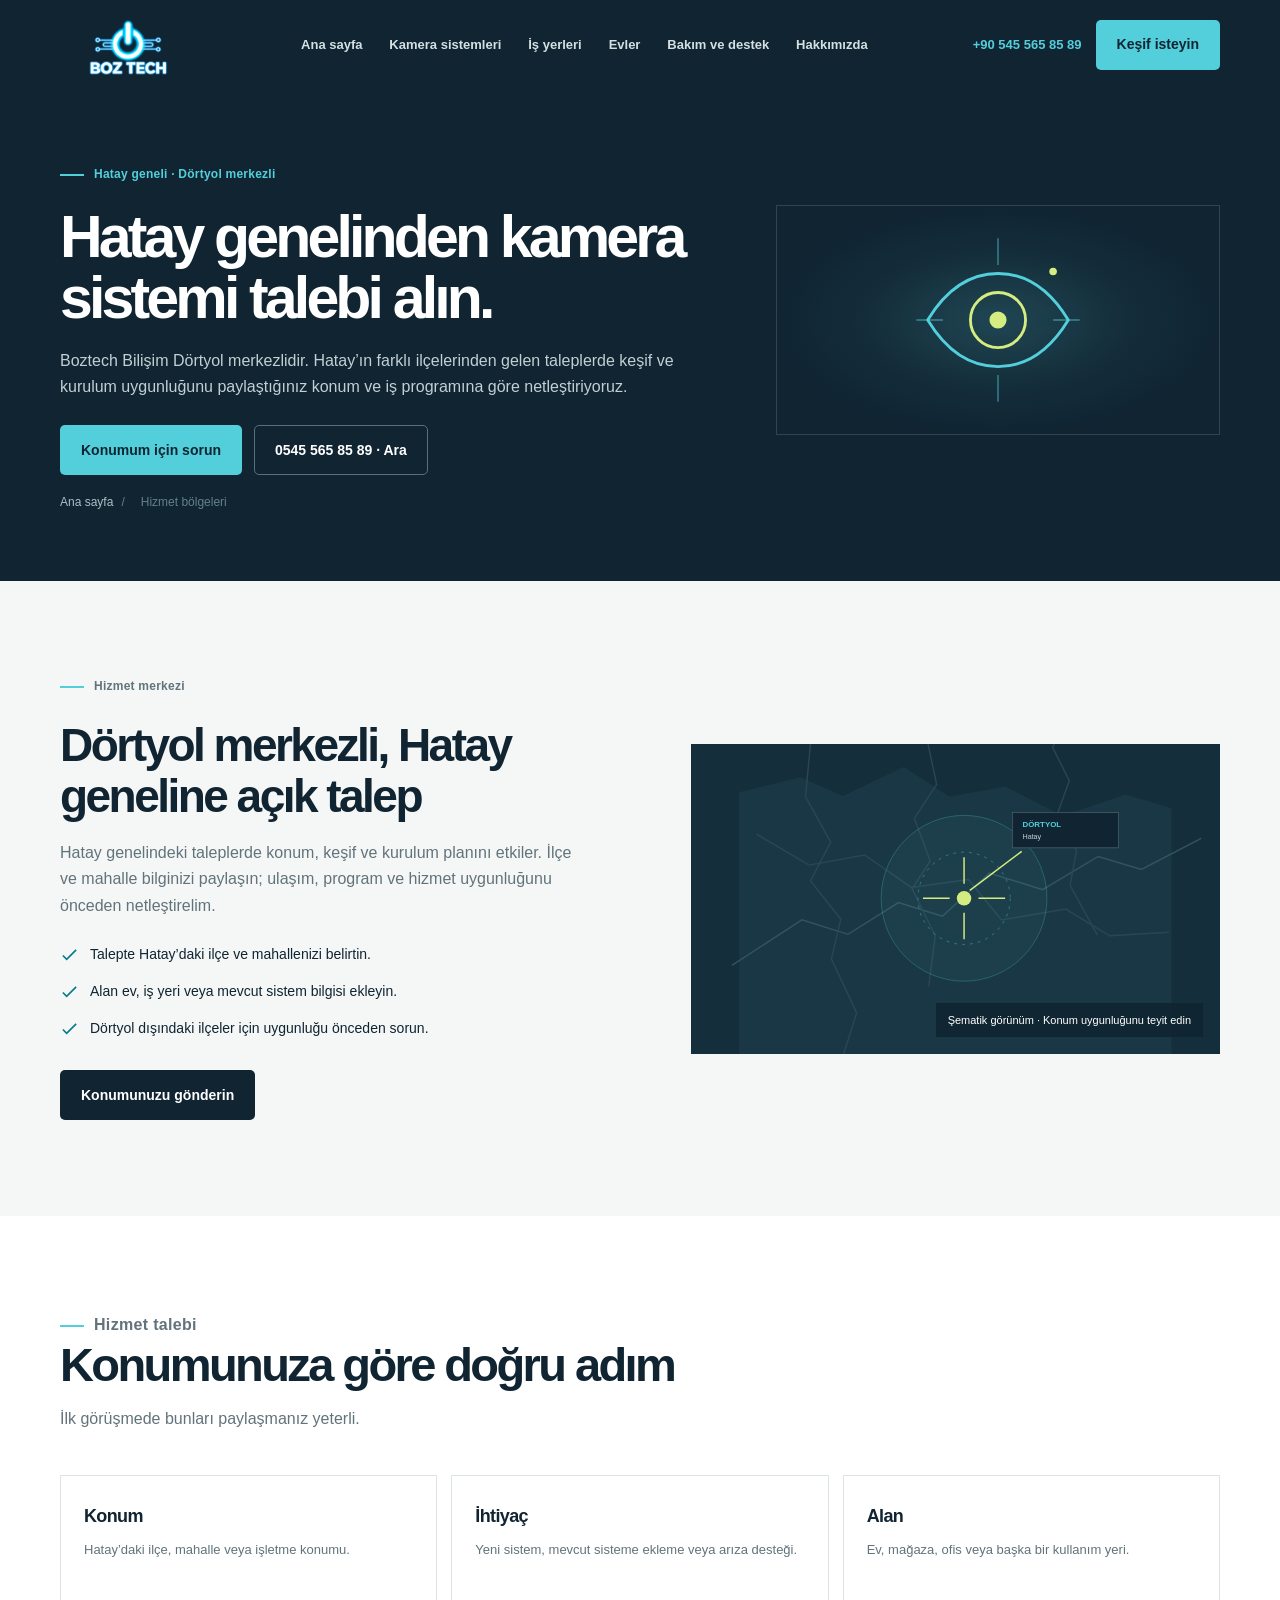
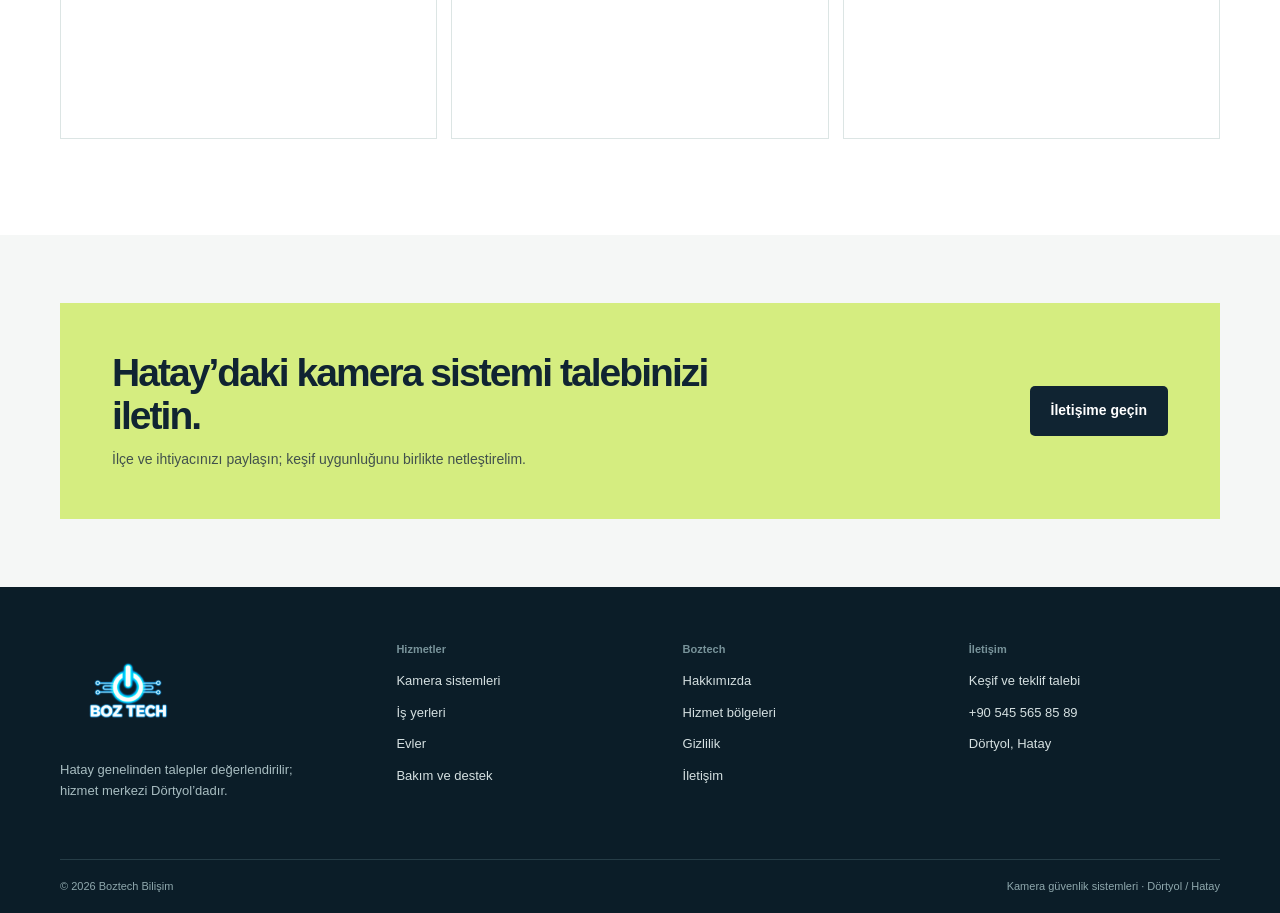
<file: hizmet-bolgeleri.html>
<!doctype html>
<html lang="tr"><head><meta charset="utf-8"><meta name="viewport" content="width=device-width, initial-scale=1"><title>Hatay Kamera Güvenlik Sistemi Hizmet Bölgeleri | Boztech</title><meta name="description" content="Hatay genelinden kamera güvenlik sistemi taleplerini değerlendiriyoruz. Dörtyol merkezli Boztech Bilişim’den konuma göre keşif uygunluğunu sorun."><meta name="theme-color" content="#102432"><meta property="og:type" content="website"><meta property="og:locale" content="tr_TR">
  <meta property="og:url" content="https://acboz.com.tr/hizmet-bolgeleri.html"><meta property="og:title" content="Hatay Kamera Güvenlik Sistemi Hizmet Bölgeleri | Boztech"><meta property="og:description" content="Hatay genelinden kamera sistemi talepleri; Dörtyol merkezli hizmet yaklaşımı."><link rel="icon" href="assets/mark.svg" type="image/svg+xml"><link rel="stylesheet" href="assets/site.css"><link rel="canonical" href="https://acboz.com.tr/hizmet-bolgeleri.html"></head>
<body><a class="skip-link" href="#icerik">İçeriğe geç</a><header class="site-header"><div class="wrap header-row"><a class="brand" href="index.html" aria-label="Boztech Bilişim ana sayfa"><span class="brand-logo-frame"><img class="brand-logo" src="assets/boztech-logo-optimized.webp" alt="Boztech Bilişim logosu"></span></a><button class="nav-toggle" type="button" aria-label="Menüyü aç" aria-expanded="false" data-menu-toggle>☰ Menü</button><nav class="main-nav" aria-label="Ana menü" data-main-nav><a href="index.html">Ana sayfa</a><a href="kamera-guvenlik-sistemleri.html">Kamera sistemleri</a><a href="is-yeri-kamera-sistemleri.html">İş yerleri</a><a href="ev-kamera-sistemleri.html">Evler</a><a href="kamera-bakim-servisi.html">Bakım ve destek</a><a href="hakkimizda.html">Hakkımızda</a></nav><div class="header-actions"><a class="header-phone" data-phone-label href="tel:+905455658589">0545 565 85 89</a><a class="button button-primary" href="iletisim.html#talep">Keşif isteyin</a></div></div></header>
<main id="icerik"><section class="page-hero"><div class="wrap page-hero-grid"><div><p class="eyebrow">Hatay geneli · Dörtyol merkezli</p><h1>Hatay genelinden kamera sistemi talebi alın.</h1><p>Boztech Bilişim Dörtyol merkezlidir. Hatay’ın farklı ilçelerinden gelen taleplerde keşif ve kurulum uygunluğunu paylaştığınız konum ve iş programına göre netleştiriyoruz.</p><div class="hero-buttons"><a class="button button-primary" href="iletisim.html#talep">Konumum için sorun</a><a class="button button-outline" data-phone-link href="tel:+905455658589">0545 565 85 89 · Ara</a></div></div><div class="page-hero-art" aria-hidden="true"><svg viewBox="0 0 200 200" fill="none"><path d="M26 100c20-33 45-49 74-49s54 16 74 49c-20 33-45 49-74 49s-54-16-74-49Z" stroke="currentColor" stroke-width="3"/><circle cx="100" cy="100" r="29" stroke="#d5ed80" stroke-width="3"/><circle cx="100" cy="100" r="9" fill="#d5ed80"/><path d="M100 14v28m0 116v28M14 100h28m116 0h28" stroke="currentColor" stroke-opacity=".4" stroke-width="2"/><circle cx="158" cy="49" r="4" fill="#d5ed80"/></svg></div></div><div class="wrap breadcrumbs"><a href="index.html">Ana sayfa</a><span>/</span><span>Hizmet bölgeleri</span></div></section>
<section class="section"><div class="wrap split"><div class="split-copy"><p class="eyebrow">Hizmet merkezi</p><h2>Dörtyol merkezli, Hatay geneline açık talep</h2><p>Hatay genelindeki taleplerde konum, keşif ve kurulum planını etkiler. İlçe ve mahalle bilginizi paylaşın; ulaşım, program ve hizmet uygunluğunu önceden netleştirelim.</p><ul class="check-list"><li><svg viewBox="0 0 20 20" fill="none" stroke="currentColor" stroke-width="1.8"><path d="m3 10 4 4L17 4"/></svg><span>Talepte Hatay’daki ilçe ve mahallenizi belirtin.</span></li><li><svg viewBox="0 0 20 20" fill="none" stroke="currentColor" stroke-width="1.8"><path d="m3 10 4 4L17 4"/></svg><span>Alan ev, iş yeri veya mevcut sistem bilgisi ekleyin.</span></li><li><svg viewBox="0 0 20 20" fill="none" stroke="currentColor" stroke-width="1.8"><path d="m3 10 4 4L17 4"/></svg><span>Dörtyol dışındaki ilçeler için uygunluğu önceden sorun.</span></li></ul><a class="button button-dark" href="iletisim.html#talep">Konumunuzu gönderin</a></div><div class="local-map" role="img" aria-label="Dörtyol merkezini gösteren temsili harita"><svg viewBox="0 0 600 430" fill="none"><path d="M0 67 85 46l59 26 84-40 64 41 77-14 80 41 87-30 64 19v341H0V67Z" fill="#1a3745"/><path d="m-10 307 97-63 64 20 70-44 61 19 65-60 74 23 77-46 60 18 83-43" stroke="#315460" stroke-width="2"/><path d="m24 125 73 43 77-14 65 45 79-11 46 56 89-15 61 37 82-5" stroke="#294753" stroke-width="2"/><path d="m99 0-7 73 35 63-28 54 42 53-13 55 35 75-18 57m117-430 12 56-31 47 22 59-25 39 32 65-9 70m198-398-26 67 23 46-18 50 28 47-9 48 38 69" stroke="#294753" stroke-width="2"/><circle cx="312" cy="214" r="115" fill="#53cfdb" fill-opacity=".05" stroke="#53cfdb" stroke-opacity=".36"/><circle cx="312" cy="214" r="64" stroke="#53cfdb" stroke-opacity=".55" stroke-dasharray="4 7"/><circle cx="312" cy="214" r="10" fill="#d5ed80"/><path d="M312 194v-37m0 114v-37m20-20h37m-114 0h37" stroke="#d5ed80" stroke-width="2"/><rect x="379" y="95" width="147" height="49" fill="#102432" stroke="#46636e"/><text x="393" y="115" fill="#53cfdb" font-family="sans-serif" font-size="11" font-weight="700">DÖRTYOL</text><text x="393" y="132" fill="#c3d2d4" font-family="sans-serif" font-size="10">Hatay</text><path d="m320 203 72-54" stroke="#d5ed80" stroke-width="2"/></svg><span class="map-caption">Şematik görünüm · Konum uygunluğunu teyit edin</span></div></div></section>
<section class="section section-white"><div class="wrap"><div class="section-head"><p class="eyebrow">Hizmet talebi</p><h2>Konumunuza göre doğru adım</h2><p>İlk görüşmede bunları paylaşmanız yeterli.</p></div><div class="card-grid card-grid-three"><article class="service-card"><h3>Konum</h3><p>Hatay’daki ilçe, mahalle veya işletme konumu.</p></article><article class="service-card"><h3>İhtiyaç</h3><p>Yeni sistem, mevcut sisteme ekleme veya arıza desteği.</p></article><article class="service-card"><h3>Alan</h3><p>Ev, mağaza, ofis veya başka bir kullanım yeri.</p></article></div></div></section><section class="section-tight"><div class="wrap cta-band"><div><h2>Hatay’daki kamera sistemi talebinizi iletin.</h2><p>İlçe ve ihtiyacınızı paylaşın; keşif uygunluğunu birlikte netleştirelim.</p></div><a class="button button-dark" href="iletisim.html#talep">İletişime geçin</a></div></section></main>
<footer class="site-footer"><div class="wrap footer-main"><div class="footer-brand"><a class="brand" href="index.html"><span class="brand-logo-frame"><img class="brand-logo" src="assets/boztech-logo-optimized.webp" alt="Boztech Bilişim logosu"></span></a><p>Hatay genelinden talepler değerlendirilir; hizmet merkezi Dörtyol’dadır.</p></div><div class="footer-column"><h2>Hizmetler</h2><a href="kamera-guvenlik-sistemleri.html">Kamera sistemleri</a><a href="is-yeri-kamera-sistemleri.html">İş yerleri</a><a href="ev-kamera-sistemleri.html">Evler</a><a href="kamera-bakim-servisi.html">Bakım ve destek</a></div><div class="footer-column"><h2>Boztech</h2><a href="hakkimizda.html">Hakkımızda</a><a href="hizmet-bolgeleri.html">Hizmet bölgeleri</a><a href="gizlilik.html">Gizlilik</a><a href="iletisim.html">İletişim</a></div><div class="footer-column"><h2>İletişim</h2><a href="iletisim.html#talep">Keşif ve teklif talebi</a><a data-phone-label href="tel:+905455658589">0545 565 85 89</a><span>Dörtyol, Hatay</span></div></div><div class="wrap footer-bottom"><p>© <span data-year></span> Boztech Bilişim</p><p>Kamera güvenlik sistemleri · Dörtyol / Hatay</p></div></footer><script src="assets/site.js" defer></script></body></html>
</file>
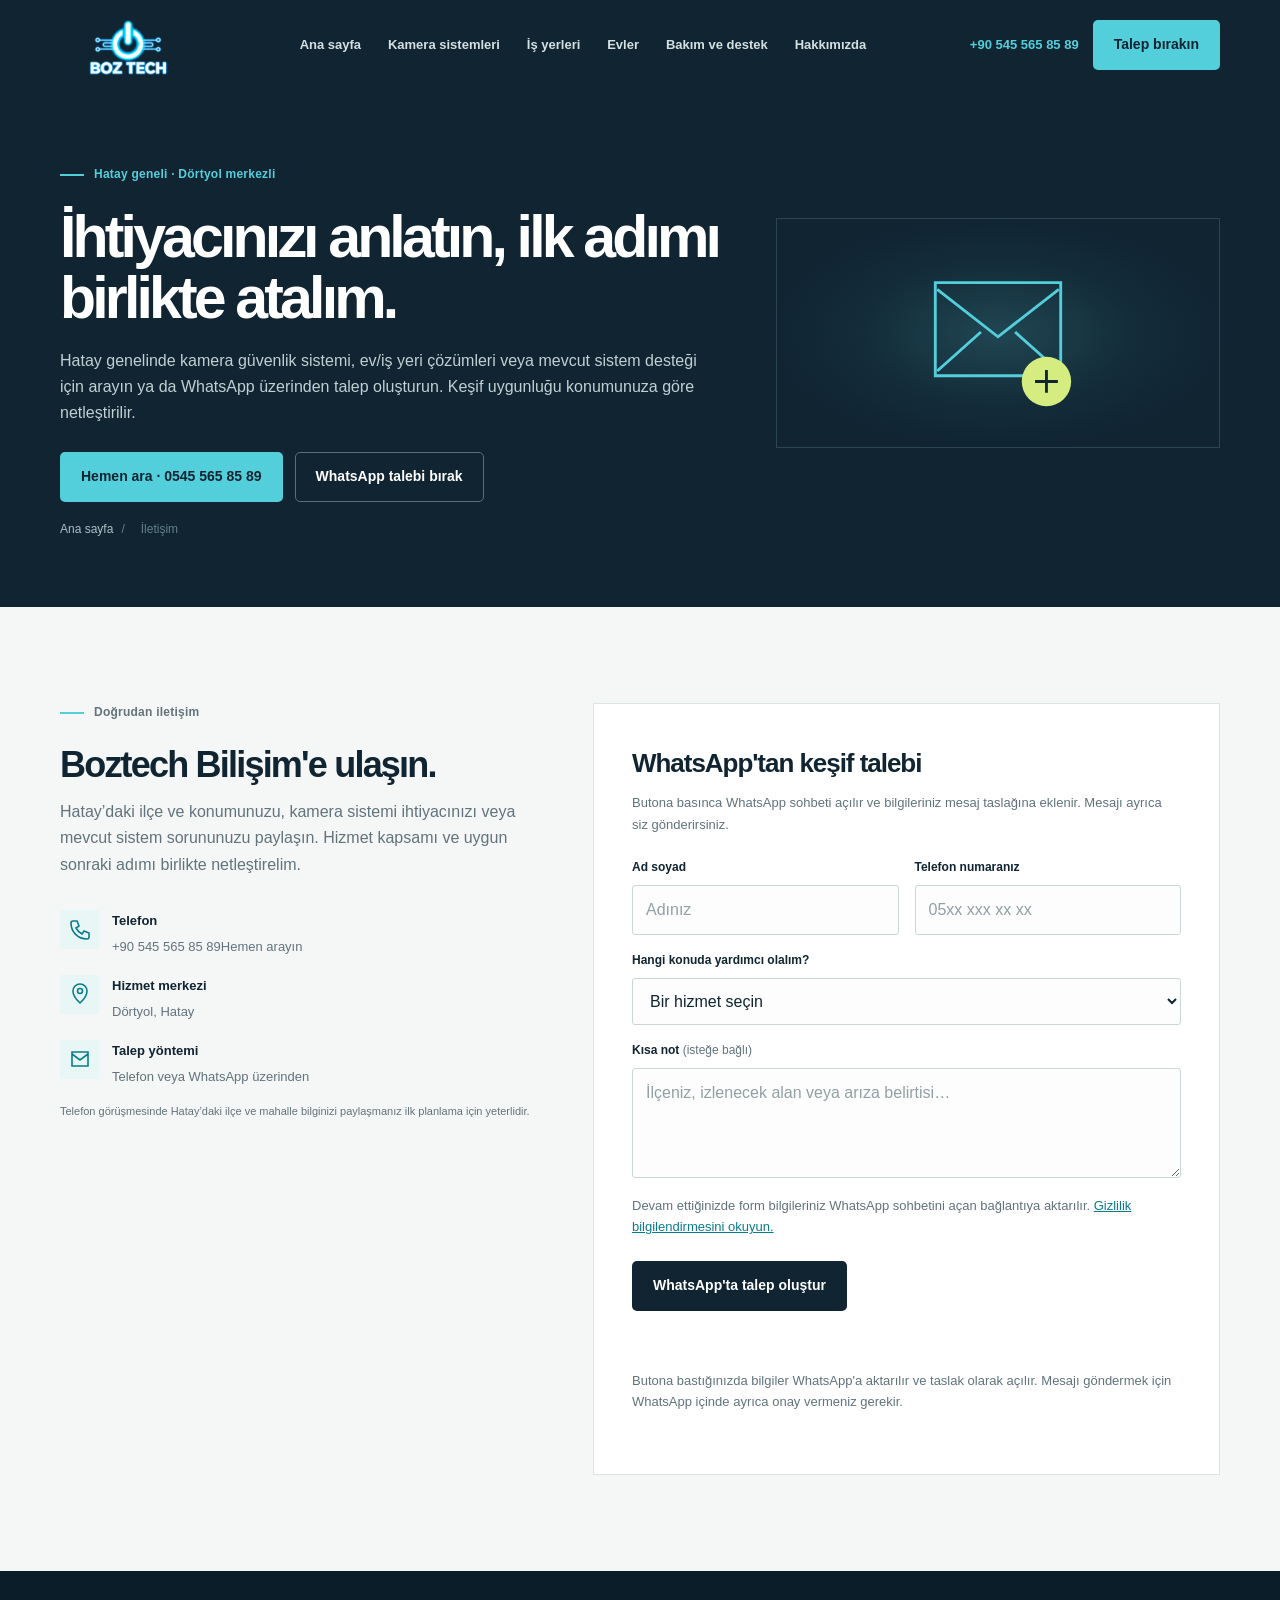
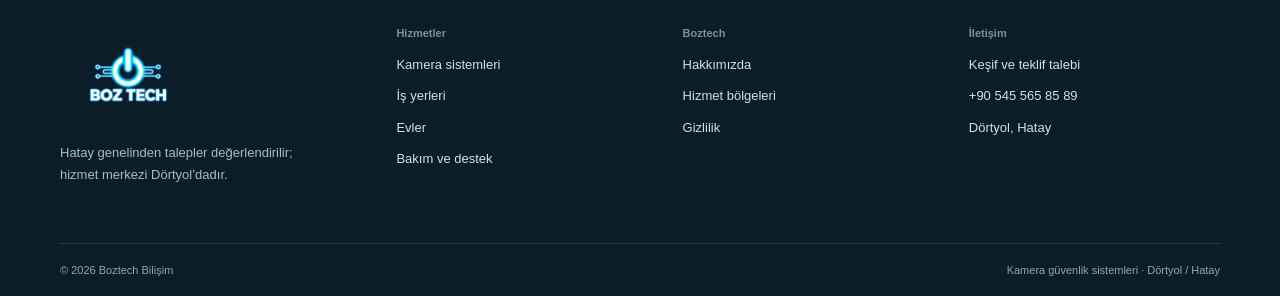
<file: iletisim.html>
<!doctype html>
<html lang="tr"><head><meta charset="utf-8"><meta name="viewport" content="width=device-width, initial-scale=1"><title>İletişim ve Keşif Talebi | Boztech Bilişim Hatay</title><meta name="description" content="Hatay genelinde kamera güvenlik sistemi talebi, keşif uygunluğu veya teknik destek için Boztech Bilişim’i arayın ya da WhatsApp’tan yazın."><meta name="theme-color" content="#102432"><meta property="og:type" content="website"><meta property="og:locale" content="tr_TR">
  <meta property="og:url" content="https://acboz.com.tr/iletisim.html"><meta property="og:title" content="Hatay Kamera Sistemi İletişim ve Keşif Talebi | Boztech"><meta property="og:description" content="Kamera güvenlik sistemi için Boztech Bilişim'e ulaşın."><link rel="canonical" href="https://acboz.com.tr/iletisim.html"><link rel="icon" href="assets/mark.svg" type="image/svg+xml"><link rel="stylesheet" href="assets/site.css"></head>
<body><a class="skip-link" href="#icerik">İçeriğe geç</a><header class="site-header"><div class="wrap header-row"><a class="brand" href="index.html" aria-label="Boztech Bilişim ana sayfa"><span class="brand-logo-frame"><img class="brand-logo" src="assets/boztech-logo-optimized.webp" alt="Boztech Bilişim logosu"></span></a><button class="nav-toggle" type="button" aria-label="Menüyü aç" aria-expanded="false" data-menu-toggle>☰ Menü</button><nav class="main-nav" aria-label="Ana menü" data-main-nav><a href="index.html">Ana sayfa</a><a href="kamera-guvenlik-sistemleri.html">Kamera sistemleri</a><a href="is-yeri-kamera-sistemleri.html">İş yerleri</a><a href="ev-kamera-sistemleri.html">Evler</a><a href="kamera-bakim-servisi.html">Bakım ve destek</a><a href="hakkimizda.html">Hakkımızda</a></nav><div class="header-actions"><a class="header-phone" data-phone-label href="tel:+905455658589">0545 565 85 89</a><a class="button button-primary" href="#talep">Talep bırakın</a></div></div></header>
<main id="icerik"><section class="page-hero"><div class="wrap page-hero-grid"><div><p class="eyebrow">Hatay geneli · Dörtyol merkezli</p><h1>İhtiyacınızı anlatın, ilk adımı birlikte atalım.</h1><p>Hatay genelinde kamera güvenlik sistemi, ev/iş yeri çözümleri veya mevcut sistem desteği için arayın ya da WhatsApp üzerinden talep oluşturun. Keşif uygunluğu konumunuza göre netleştirilir.</p><div class="hero-buttons"><a class="button button-primary" data-phone-link href="tel:+905455658589">Hemen ara · 0545 565 85 89</a><a class="button button-outline" href="#talep">WhatsApp talebi bırak</a></div></div><div class="page-hero-art" aria-hidden="true"><svg viewBox="0 0 200 200" fill="none"><path d="M34 47h132v98H34z" stroke="currentColor" stroke-width="3"/><path d="m36 54 64 50 64-50" stroke="currentColor" stroke-width="3"/><path d="m36 140 46-41m82 41-46-41" stroke="currentColor" stroke-width="3"/><circle cx="151" cy="151" r="26" fill="#d5ed80"/><path d="M139 151h24m-12-12v24" stroke="#102432" stroke-width="3"/></svg></div></div><div class="wrap breadcrumbs"><a href="index.html">Ana sayfa</a><span>/</span><span>İletişim</span></div></section>
<section class="section"><div class="wrap contact-grid"><div class="contact-intro"><p class="eyebrow">Doğrudan iletişim</p><h2>Boztech Bilişim'e ulaşın.</h2><p>Hatay’daki ilçe ve konumunuzu, kamera sistemi ihtiyacınızı veya mevcut sistem sorununuzu paylaşın. Hizmet kapsamı ve uygun sonraki adımı birlikte netleştirelim.</p><div class="contact-details"><div class="contact-item"><div class="service-icon"><svg viewBox="0 0 24 24" fill="none" stroke="currentColor" stroke-width="1.6"><path d="M5 3h4l2 5-3 2a15 15 0 0 0 6 6l2-3 5 2v4c0 1-1 2-2 2C10 21 3 14 3 5c0-1 1-2 2-2Z"/></svg></div><div><strong>Telefon</strong><a data-phone-label href="tel:+905455658589"></a><a data-phone-link href="tel:+905455658589">Hemen arayın</a></div></div><div class="contact-item"><div class="service-icon"><svg viewBox="0 0 24 24" fill="none" stroke="currentColor" stroke-width="1.6"><path d="M12 21s7-6.2 7-12a7 7 0 1 0-14 0c0 5.8 7 12 7 12Z"/><circle cx="12" cy="9" r="2.5"/></svg></div><div><strong>Hizmet merkezi</strong><span>Dörtyol, Hatay</span></div></div><div class="contact-item"><div class="service-icon"><svg viewBox="0 0 24 24" fill="none" stroke="currentColor" stroke-width="1.6"><path d="M4 5h16v14H4zM4 7l8 6 8-6"/></svg></div><div><strong>Talep yöntemi</strong><span>Telefon veya WhatsApp üzerinden</span></div></div></div><p class="form-help">Telefon görüşmesinde Hatay’daki ilçe ve mahalle bilginizi paylaşmanız ilk planlama için yeterlidir.</p></div>
<form class="contact-form" id="talep" data-inquiry-form><h2>WhatsApp'tan keşif talebi</h2><p>Butona basınca WhatsApp sohbeti açılır ve bilgileriniz mesaj taslağına eklenir. Mesajı ayrıca siz gönderirsiniz.</p><div class="form-grid"><div class="field"><label for="ad">Ad soyad</label><input id="ad" name="name" autocomplete="name" required placeholder="Adınız"></div><div class="field"><label for="telefon">Telefon numaranız</label><input id="telefon" name="customerPhone" type="tel" autocomplete="tel" inputmode="tel" required placeholder="05xx xxx xx xx"></div><div class="field field-full"><label for="hizmet">Hangi konuda yardımcı olalım?</label><select id="hizmet" name="service" required><option value="" disabled selected>Bir hizmet seçin</option><option>Kamera sistemi kurulumu</option><option>İş yeri kamera sistemi</option><option>Ev kamera sistemi</option><option>Mevcut sistem bakım / arıza desteği</option><option>Diğer / henüz emin değilim</option></select></div><div class="field field-full"><label for="mesaj">Kısa not <span style="font-weight:400;color:var(--muted)">(isteğe bağlı)</span></label><textarea id="mesaj" name="message" placeholder="İlçeniz, izlenecek alan veya arıza belirtisi…"></textarea></div></div><p class="consent"><span>Devam ettiğinizde form bilgileriniz WhatsApp sohbetini açan bağlantıya aktarılır. <a href="gizlilik.html" style="color:var(--cyan-deep);text-decoration:underline">Gizlilik bilgilendirmesini okuyun.</a></span></p><button class="button button-dark" type="submit">WhatsApp'ta talep oluştur</button><p class="form-status" role="status" aria-live="polite" data-form-status></p><p class="form-help">Butona bastığınızda bilgiler WhatsApp'a aktarılır ve taslak olarak açılır. Mesajı göndermek için WhatsApp içinde ayrıca onay vermeniz gerekir.</p></form></div></section></main>
<footer class="site-footer"><div class="wrap footer-main"><div class="footer-brand"><a class="brand" href="index.html"><span class="brand-logo-frame"><img class="brand-logo" src="assets/boztech-logo-optimized.webp" alt="Boztech Bilişim logosu"></span></a><p>Hatay genelinden talepler değerlendirilir; hizmet merkezi Dörtyol’dadır.</p></div><div class="footer-column"><h2>Hizmetler</h2><a href="kamera-guvenlik-sistemleri.html">Kamera sistemleri</a><a href="is-yeri-kamera-sistemleri.html">İş yerleri</a><a href="ev-kamera-sistemleri.html">Evler</a><a href="kamera-bakim-servisi.html">Bakım ve destek</a></div><div class="footer-column"><h2>Boztech</h2><a href="hakkimizda.html">Hakkımızda</a><a href="hizmet-bolgeleri.html">Hizmet bölgeleri</a><a href="gizlilik.html">Gizlilik</a></div><div class="footer-column"><h2>İletişim</h2><a href="#talep">Keşif ve teklif talebi</a><a data-phone-label href="tel:+905455658589"></a><span>Dörtyol, Hatay</span></div></div><div class="wrap footer-bottom"><p>© <span data-year></span> Boztech Bilişim</p><p>Kamera güvenlik sistemleri · Dörtyol / Hatay</p></div></footer><script src="assets/site.js" defer></script></body></html>
</file>
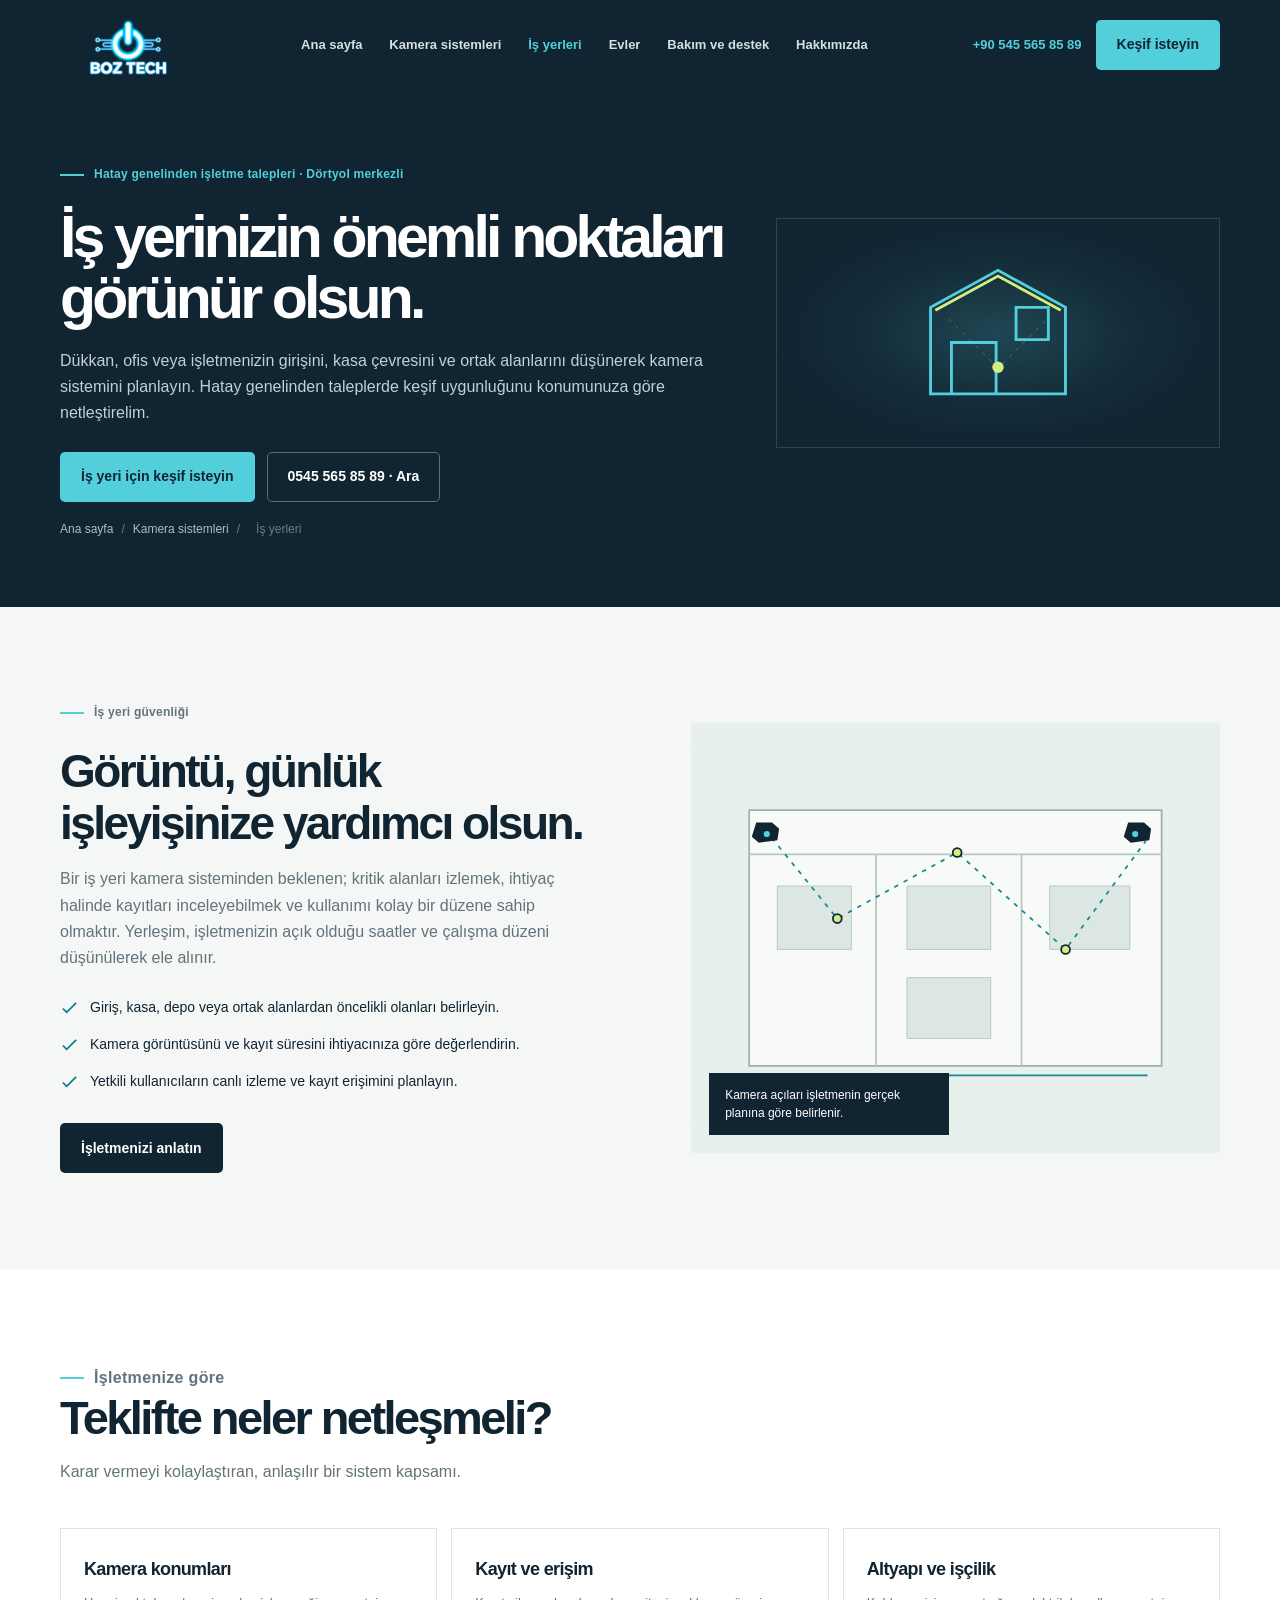
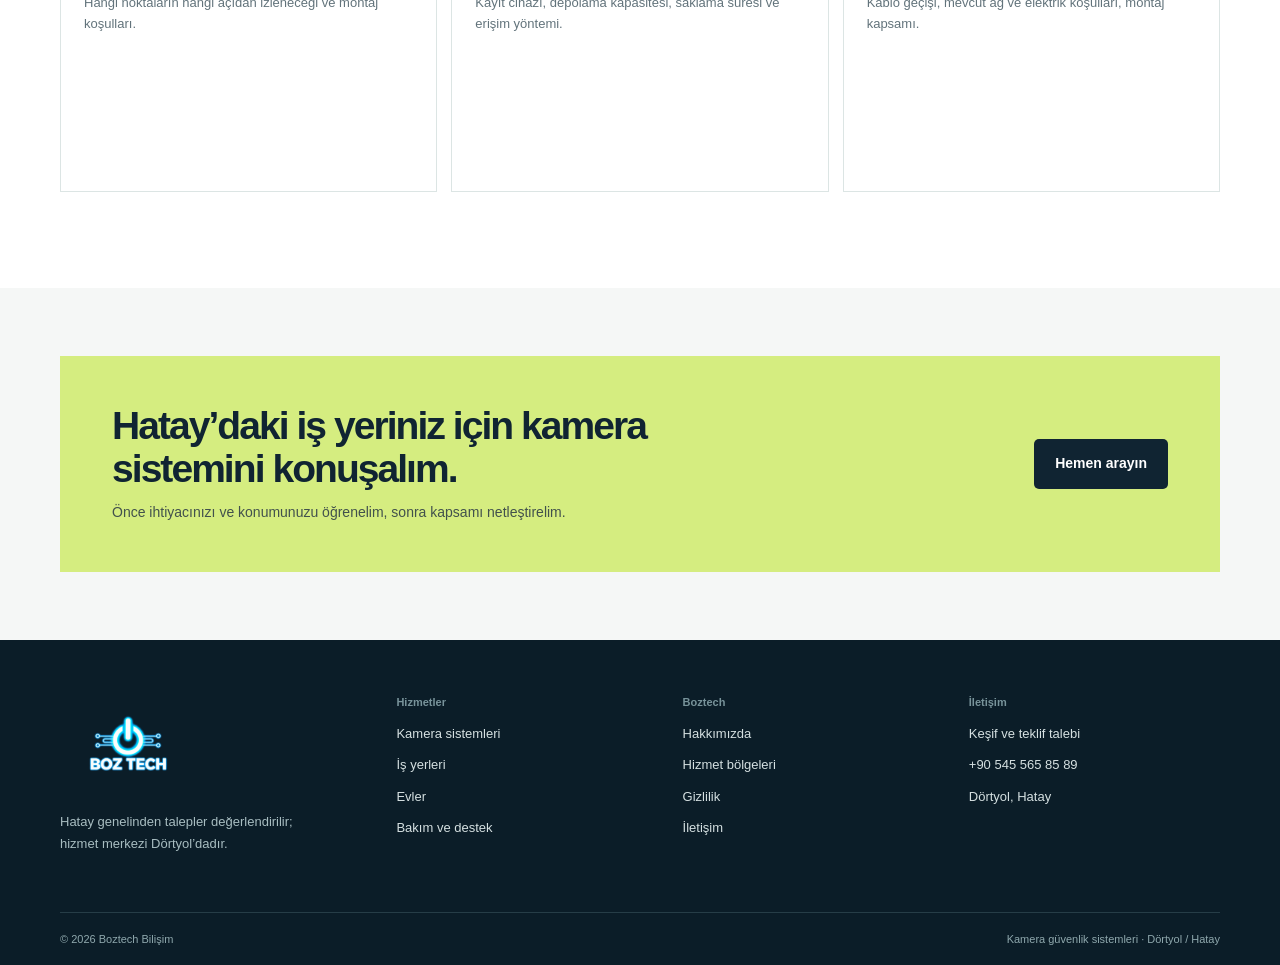
<file: is-yeri-kamera-sistemleri.html>
<!doctype html>
<html lang="tr"><head><meta charset="utf-8"><meta name="viewport" content="width=device-width, initial-scale=1"><title>Hatay İş Yeri Kamera Sistemleri | Boztech Bilişim</title><meta name="description" content="Hatay genelindeki iş yerleri için kamera, kayıt ve izleme planlaması. Dörtyol merkezli Boztech Bilişim’e konumunuzu iletip keşif uygunluğunu sorun."><meta name="theme-color" content="#102432"><meta property="og:type" content="website"><meta property="og:locale" content="tr_TR">
  <meta property="og:url" content="https://acboz.com.tr/is-yeri-kamera-sistemleri.html"><meta property="og:title" content="Hatay İş Yeri Kamera Sistemleri | Boztech Bilişim"><meta property="og:description" content="Hatay’daki işletmeniz için kamera yerleşimi, kayıt ve izleme seçeneklerini konuşun."><link rel="icon" href="assets/mark.svg" type="image/svg+xml"><link rel="stylesheet" href="assets/site.css"><script type="application/ld+json">{"@context":"https://schema.org","@type":"Service","name":"İş yeri kamera güvenlik sistemi","serviceType":"Business video surveillance system","provider":{"@type":"LocalBusiness","name":"Boztech Bilişim","telephone":"+90-545-565-8589","address":{"@type":"PostalAddress","addressLocality":"Dörtyol","addressRegion":"Hatay","addressCountry":"TR"}},"areaServed":{"@type":"City","name":"Dörtyol"}}</script><link rel="canonical" href="https://acboz.com.tr/is-yeri-kamera-sistemleri.html"></head>
<body><a class="skip-link" href="#icerik">İçeriğe geç</a><header class="site-header"><div class="wrap header-row"><a class="brand" href="index.html" aria-label="Boztech Bilişim ana sayfa"><span class="brand-logo-frame"><img class="brand-logo" src="assets/boztech-logo-optimized.webp" alt="Boztech Bilişim logosu"></span></a><button class="nav-toggle" type="button" aria-label="Menüyü aç" aria-expanded="false" data-menu-toggle>☰ Menü</button><nav class="main-nav" aria-label="Ana menü" data-main-nav><a href="index.html">Ana sayfa</a><a href="kamera-guvenlik-sistemleri.html">Kamera sistemleri</a><a href="is-yeri-kamera-sistemleri.html" aria-current="page">İş yerleri</a><a href="ev-kamera-sistemleri.html">Evler</a><a href="kamera-bakim-servisi.html">Bakım ve destek</a><a href="hakkimizda.html">Hakkımızda</a></nav><div class="header-actions"><a class="header-phone" data-phone-label href="tel:+905455658589">0545 565 85 89</a><a class="button button-primary" href="iletisim.html#talep">Keşif isteyin</a></div></div></header>
<main id="icerik"><section class="page-hero"><div class="wrap page-hero-grid"><div><p class="eyebrow">Hatay genelinden işletme talepleri · Dörtyol merkezli</p><h1>İş yerinizin önemli noktaları görünür olsun.</h1><p>Dükkan, ofis veya işletmenizin girişini, kasa çevresini ve ortak alanlarını düşünerek kamera sistemini planlayın. Hatay genelinden taleplerde keşif uygunluğunu konumunuza göre netleştirelim.</p><div class="hero-buttons"><a class="button button-primary" href="iletisim.html#talep">İş yeri için keşif isteyin</a><a class="button button-outline" data-phone-link href="tel:+905455658589">0545 565 85 89 · Ara</a></div></div><div class="page-hero-art" aria-hidden="true"><svg viewBox="0 0 200 200" fill="none"><path d="M29 164V73l71-39 71 39v91H29Z" stroke="currentColor" stroke-width="3"/><path d="M51 164v-54h47v54m21-91h34v34h-34z" stroke="currentColor" stroke-width="3"/><path d="m34 76 66-36 66 36" stroke="#d5ed80" stroke-width="3"/><path d="m48 85 52 52 52-52" stroke="currentColor" stroke-opacity=".4" stroke-dasharray="4 6"/><circle cx="100" cy="136" r="6" fill="#d5ed80"/></svg></div></div><div class="wrap breadcrumbs"><a href="index.html">Ana sayfa</a><span>/</span><a href="kamera-guvenlik-sistemleri.html">Kamera sistemleri</a><span>/</span><span>İş yerleri</span></div></section>
<section class="section"><div class="wrap split"><div class="split-copy"><p class="eyebrow">İş yeri güvenliği</p><h2>Görüntü, günlük işleyişinize yardımcı olsun.</h2><p>Bir iş yeri kamera sisteminden beklenen; kritik alanları izlemek, ihtiyaç halinde kayıtları inceleyebilmek ve kullanımı kolay bir düzene sahip olmaktır. Yerleşim, işletmenizin açık olduğu saatler ve çalışma düzeni düşünülerek ele alınır.</p><ul class="check-list"><li><svg viewBox="0 0 20 20" fill="none" stroke="currentColor" stroke-width="1.8"><path d="m3 10 4 4L17 4"/></svg><span>Giriş, kasa, depo veya ortak alanlardan öncelikli olanları belirleyin.</span></li><li><svg viewBox="0 0 20 20" fill="none" stroke="currentColor" stroke-width="1.8"><path d="m3 10 4 4L17 4"/></svg><span>Kamera görüntüsünü ve kayıt süresini ihtiyacınıza göre değerlendirin.</span></li><li><svg viewBox="0 0 20 20" fill="none" stroke="currentColor" stroke-width="1.8"><path d="m3 10 4 4L17 4"/></svg><span>Yetkili kullanıcıların canlı izleme ve kayıt erişimini planlayın.</span></li></ul><a class="button button-dark" href="iletisim.html#talep">İşletmenizi anlatın</a></div><div class="split-visual" role="img" aria-label="İş yeri kamera yerleşimini gösteren temsili plan"><svg viewBox="0 0 600 430" fill="none"><rect width="600" height="430" fill="#e8f0ee"/><path d="M66 70h468v290H66z" fill="#f8faf8" stroke="#9eb1ad" stroke-width="2"/><path d="M66 120h468M210 120v240m165-240v240" stroke="#b6c6c2" stroke-width="2"/><path d="M98 156h84v72H98zM245 156h95v72h-95zM407 156h91v72h-91zM245 260h95v69h-95z" fill="#dce7e3" stroke="#b4c5c0"/><path d="m84 92 82 101 136-75 123 110 91-123" stroke="#168797" stroke-width="2" stroke-dasharray="5 7"/><path d="M74 84h18l8 7-2 13-21 3-8-7 5-16Zm422 0h18l8 7-2 13-21 3-8-7 5-16Z" fill="#102432"/><circle cx="86" cy="97" r="3.5" fill="#53cfdb"/><circle cx="504" cy="97" r="3.5" fill="#53cfdb"/><circle cx="166" cy="193" r="5" fill="#d5ed80" stroke="#102432" stroke-width="2"/><circle cx="302" cy="118" r="5" fill="#d5ed80" stroke="#102432" stroke-width="2"/><circle cx="425" cy="228" r="5" fill="#d5ed80" stroke="#102432" stroke-width="2"/><path d="M82 371h436" stroke="#168797" stroke-width="2"/><text x="82" y="395" fill="#50676d" font-family="sans-serif" font-size="13">Görüş alanı şeması · Temsili</text></svg><div class="visual-caption">Kamera açıları işletmenin gerçek planına göre belirlenir.</div></div></div></section>
<section class="section section-white"><div class="wrap"><div class="section-head"><p class="eyebrow">İşletmenize göre</p><h2>Teklifte neler netleşmeli?</h2><p>Karar vermeyi kolaylaştıran, anlaşılır bir sistem kapsamı.</p></div><div class="card-grid card-grid-three"><article class="service-card"><h3>Kamera konumları</h3><p>Hangi noktaların hangi açıdan izleneceği ve montaj koşulları.</p></article><article class="service-card"><h3>Kayıt ve erişim</h3><p>Kayıt cihazı, depolama kapasitesi, saklama süresi ve erişim yöntemi.</p></article><article class="service-card"><h3>Altyapı ve işçilik</h3><p>Kablo geçişi, mevcut ağ ve elektrik koşulları, montaj kapsamı.</p></article></div></div></section>
<section class="section-tight"><div class="wrap cta-band"><div><h2>Hatay’daki iş yeriniz için kamera sistemini konuşalım.</h2><p>Önce ihtiyacınızı ve konumunuzu öğrenelim, sonra kapsamı netleştirelim.</p></div><a class="button button-dark" data-phone-link href="tel:+905455658589">Hemen arayın</a></div></section></main>
<footer class="site-footer"><div class="wrap footer-main"><div class="footer-brand"><a class="brand" href="index.html"><span class="brand-logo-frame"><img class="brand-logo" src="assets/boztech-logo-optimized.webp" alt="Boztech Bilişim logosu"></span></a><p>Hatay genelinden talepler değerlendirilir; hizmet merkezi Dörtyol’dadır.</p></div><div class="footer-column"><h2>Hizmetler</h2><a href="kamera-guvenlik-sistemleri.html">Kamera sistemleri</a><a href="is-yeri-kamera-sistemleri.html">İş yerleri</a><a href="ev-kamera-sistemleri.html">Evler</a><a href="kamera-bakim-servisi.html">Bakım ve destek</a></div><div class="footer-column"><h2>Boztech</h2><a href="hakkimizda.html">Hakkımızda</a><a href="hizmet-bolgeleri.html">Hizmet bölgeleri</a><a href="gizlilik.html">Gizlilik</a><a href="iletisim.html">İletişim</a></div><div class="footer-column"><h2>İletişim</h2><a href="iletisim.html#talep">Keşif ve teklif talebi</a><a data-phone-label href="tel:+905455658589">0545 565 85 89</a><span>Dörtyol, Hatay</span></div></div><div class="wrap footer-bottom"><p>© <span data-year></span> Boztech Bilişim</p><p>Kamera güvenlik sistemleri · Dörtyol / Hatay</p></div></footer><script src="assets/site.js" defer></script></body></html>
</file>
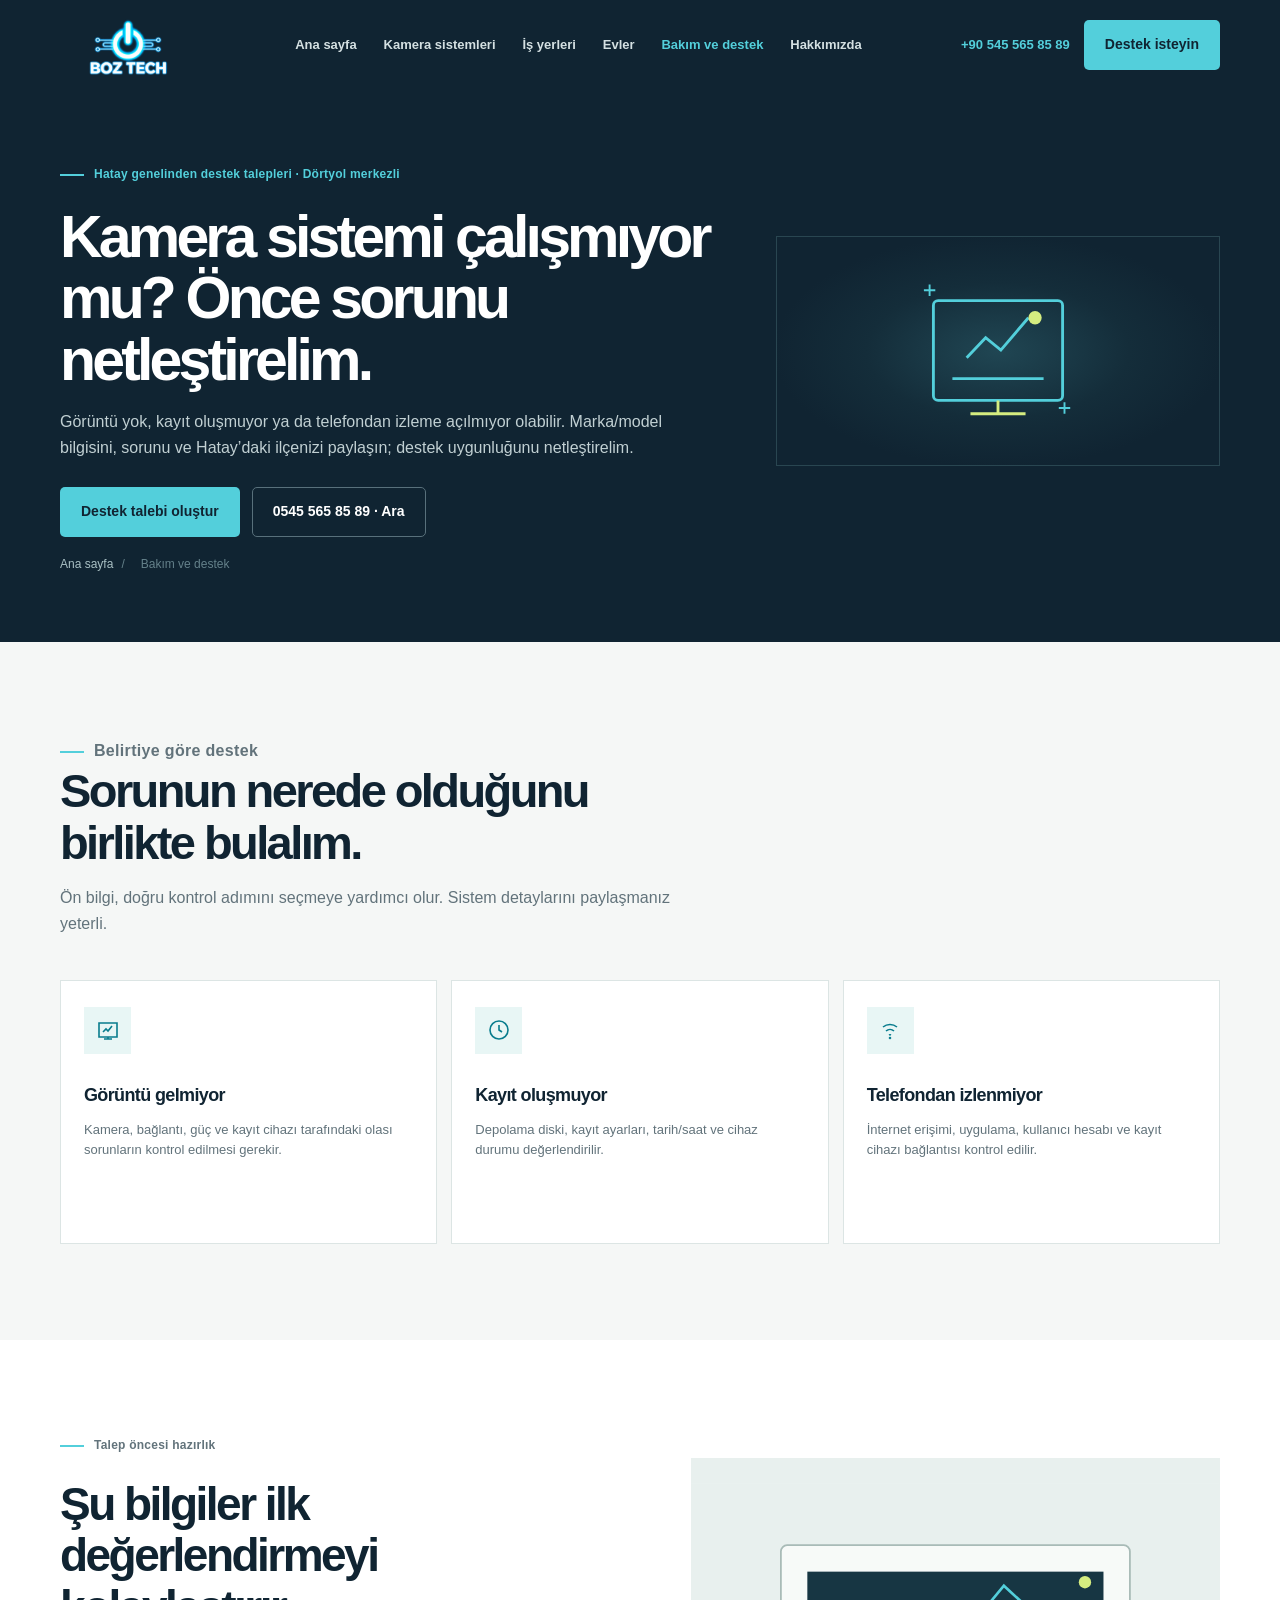
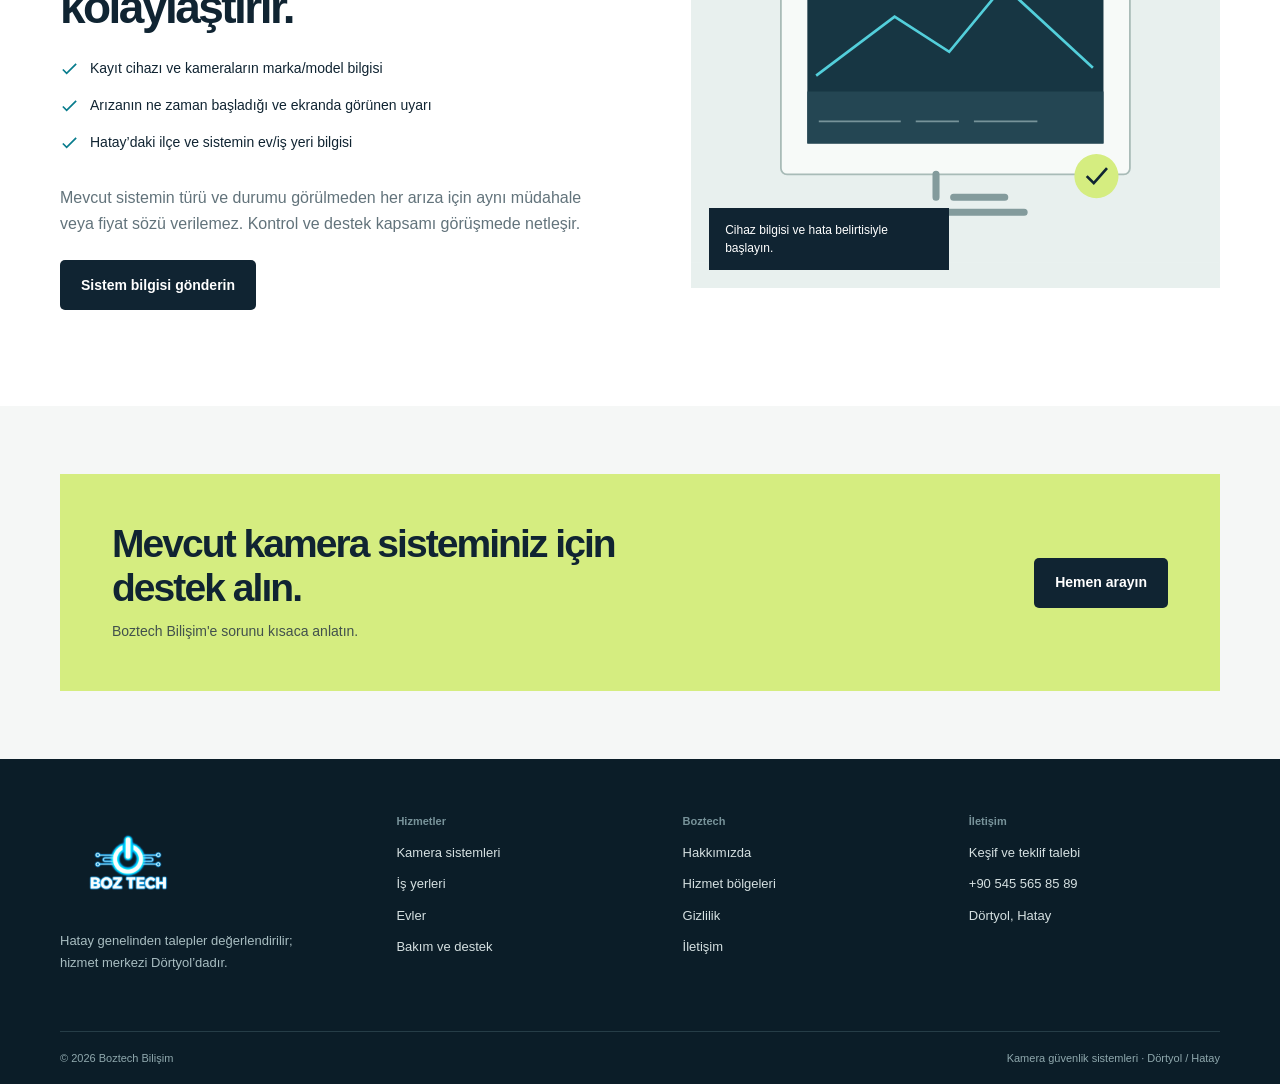
<file: kamera-bakim-servisi.html>
<!doctype html>
<html lang="tr"><head><meta charset="utf-8"><meta name="viewport" content="width=device-width, initial-scale=1"><title>Hatay Kamera Bakım ve Arıza Desteği | Boztech</title><meta name="description" content="Hatay genelinden kamera sistemi görüntü, kayıt ve uzaktan erişim desteği talepleri. Dörtyol merkezli Boztech Bilişim’den konuma göre uygunluk sorun."><meta name="theme-color" content="#102432"><meta property="og:type" content="website"><meta property="og:locale" content="tr_TR">
  <meta property="og:url" content="https://acboz.com.tr/kamera-bakim-servisi.html"><meta property="og:title" content="Hatay Kamera Bakım ve Arıza Desteği | Boztech"><meta property="og:description" content="Hatay genelinden mevcut kamera sistemi kontrol ve destek talebi alınır."><link rel="icon" href="assets/mark.svg" type="image/svg+xml"><link rel="stylesheet" href="assets/site.css"><script type="application/ld+json">{"@context":"https://schema.org","@type":"Service","name":"Kamera güvenlik sistemi kontrol ve bakım desteği","serviceType":"Video surveillance system maintenance","provider":{"@type":"LocalBusiness","name":"Boztech Bilişim","telephone":"+90-545-565-8589","address":{"@type":"PostalAddress","addressLocality":"Dörtyol","addressRegion":"Hatay","addressCountry":"TR"}},"areaServed":{"@type":"City","name":"Dörtyol"}}</script><link rel="canonical" href="https://acboz.com.tr/kamera-bakim-servisi.html"></head>
<body><a class="skip-link" href="#icerik">İçeriğe geç</a><header class="site-header"><div class="wrap header-row"><a class="brand" href="index.html" aria-label="Boztech Bilişim ana sayfa"><span class="brand-logo-frame"><img class="brand-logo" src="assets/boztech-logo-optimized.webp" alt="Boztech Bilişim logosu"></span></a><button class="nav-toggle" type="button" aria-label="Menüyü aç" aria-expanded="false" data-menu-toggle>☰ Menü</button><nav class="main-nav" aria-label="Ana menü" data-main-nav><a href="index.html">Ana sayfa</a><a href="kamera-guvenlik-sistemleri.html">Kamera sistemleri</a><a href="is-yeri-kamera-sistemleri.html">İş yerleri</a><a href="ev-kamera-sistemleri.html">Evler</a><a href="kamera-bakim-servisi.html" aria-current="page">Bakım ve destek</a><a href="hakkimizda.html">Hakkımızda</a></nav><div class="header-actions"><a class="header-phone" data-phone-label href="tel:+905455658589">0545 565 85 89</a><a class="button button-primary" href="iletisim.html#talep">Destek isteyin</a></div></div></header>
<main id="icerik"><section class="page-hero"><div class="wrap page-hero-grid"><div><p class="eyebrow">Hatay genelinden destek talepleri · Dörtyol merkezli</p><h1>Kamera sistemi çalışmıyor mu? Önce sorunu netleştirelim.</h1><p>Görüntü yok, kayıt oluşmuyor ya da telefondan izleme açılmıyor olabilir. Marka/model bilgisini, sorunu ve Hatay’daki ilçenizi paylaşın; destek uygunluğunu netleştirelim.</p><div class="hero-buttons"><a class="button button-primary" href="iletisim.html#talep">Destek talebi oluştur</a><a class="button button-outline" data-phone-link href="tel:+905455658589">0545 565 85 89 · Ara</a></div></div><div class="page-hero-art" aria-hidden="true"><svg viewBox="0 0 200 200" fill="none"><rect x="32" y="47" width="136" height="105" rx="5" stroke="currentColor" stroke-width="3"/><path d="M52 129h96m-81-22 20-21 16 13 29-34" stroke="currentColor" stroke-width="3"/><circle cx="139" cy="65" r="7" fill="#d5ed80"/><path d="M71 166h58m-29-14v14" stroke="#d5ed80" stroke-width="3"/><path d="M22 36h12m-6-6v12m136 118h12m-6-6v12" stroke="currentColor" stroke-width="2"/></svg></div></div><div class="wrap breadcrumbs"><a href="index.html">Ana sayfa</a><span>/</span><span>Bakım ve destek</span></div></section>
<section class="section"><div class="wrap"><div class="section-head"><p class="eyebrow">Belirtiye göre destek</p><h2>Sorunun nerede olduğunu birlikte bulalım.</h2><p>Ön bilgi, doğru kontrol adımını seçmeye yardımcı olur. Sistem detaylarını paylaşmanız yeterli.</p></div><div class="card-grid card-grid-three"><article class="service-card"><div class="service-icon"><svg viewBox="0 0 24 24" fill="none" stroke="currentColor" stroke-width="1.6"><path d="M3 5h18v14H3zM8 21h8M12 19v2"/><path d="m7 14 3-3 2 2 4-5"/></svg></div><h3>Görüntü gelmiyor</h3><p>Kamera, bağlantı, güç ve kayıt cihazı tarafındaki olası sorunların kontrol edilmesi gerekir.</p></article><article class="service-card"><div class="service-icon"><svg viewBox="0 0 24 24" fill="none" stroke="currentColor" stroke-width="1.6"><circle cx="12" cy="12" r="9"/><path d="M12 7v5l3 2"/></svg></div><h3>Kayıt oluşmuyor</h3><p>Depolama diski, kayıt ayarları, tarih/saat ve cihaz durumu değerlendirilir.</p></article><article class="service-card"><div class="service-icon"><svg viewBox="0 0 24 24" fill="none" stroke="currentColor" stroke-width="1.6"><path d="M5 9a11 11 0 0 1 14 0m-11 4a6 6 0 0 1 8 0m-5 4a2 2 0 0 1 2 0"/><circle cx="12" cy="20" r=".5" fill="currentColor"/></svg></div><h3>Telefondan izlenmiyor</h3><p>İnternet erişimi, uygulama, kullanıcı hesabı ve kayıt cihazı bağlantısı kontrol edilir.</p></article></div></div></section>
<section class="section section-white"><div class="wrap split"><div class="split-copy"><p class="eyebrow">Talep öncesi hazırlık</p><h2>Şu bilgiler ilk değerlendirmeyi kolaylaştırır.</h2><ul class="check-list"><li><svg viewBox="0 0 20 20" fill="none" stroke="currentColor" stroke-width="1.8"><path d="m3 10 4 4L17 4"/></svg><span>Kayıt cihazı ve kameraların marka/model bilgisi</span></li><li><svg viewBox="0 0 20 20" fill="none" stroke="currentColor" stroke-width="1.8"><path d="m3 10 4 4L17 4"/></svg><span>Arızanın ne zaman başladığı ve ekranda görünen uyarı</span></li><li><svg viewBox="0 0 20 20" fill="none" stroke="currentColor" stroke-width="1.8"><path d="m3 10 4 4L17 4"/></svg><span>Hatay’daki ilçe ve sistemin ev/iş yeri bilgisi</span></li></ul><p>Mevcut sistemin türü ve durumu görülmeden her arıza için aynı müdahale veya fiyat sözü verilemez. Kontrol ve destek kapsamı görüşmede netleşir.</p><a class="button button-dark" href="iletisim.html#talep">Sistem bilgisi gönderin</a></div><div class="split-visual" role="img" aria-label="Kamera kayıt sisteminin kontrol edildiğini gösteren çizim"><svg viewBox="0 0 600 430" fill="none"><rect width="600" height="430" fill="#e8f0ee"/><rect x="102" y="70" width="396" height="260" rx="7" fill="#f7faf8" stroke="#a8bbb7" stroke-width="2"/><rect x="132" y="100" width="336" height="195" fill="#173643"/><path d="M132 236h336v59H132z" fill="#244653"/><path d="m142 218 89-67 62 40 62-75 101 93" stroke="#53cfdb" stroke-width="3"/><path d="M145 270h93m17 0h49m17 0h72" stroke="#77939a" stroke-width="2"/><circle cx="447" cy="112" r="7" fill="#d5ed80"/><path d="M278 330v26m-56 17h156m-80-17h58" stroke="#839b9c" stroke-width="8" stroke-linecap="round"/><circle cx="460" cy="332" r="25" fill="#d5ed80"/><path d="m449 332 8 8 15-17" stroke="#102432" stroke-width="3"/></svg><div class="visual-caption">Cihaz bilgisi ve hata belirtisiyle başlayın.</div></div></div></section><section class="section-tight"><div class="wrap cta-band"><div><h2>Mevcut kamera sisteminiz için destek alın.</h2><p>Boztech Bilişim'e sorunu kısaca anlatın.</p></div><a class="button button-dark" data-phone-link href="tel:+905455658589">Hemen arayın</a></div></section></main>
<footer class="site-footer"><div class="wrap footer-main"><div class="footer-brand"><a class="brand" href="index.html"><span class="brand-logo-frame"><img class="brand-logo" src="assets/boztech-logo-optimized.webp" alt="Boztech Bilişim logosu"></span></a><p>Hatay genelinden talepler değerlendirilir; hizmet merkezi Dörtyol’dadır.</p></div><div class="footer-column"><h2>Hizmetler</h2><a href="kamera-guvenlik-sistemleri.html">Kamera sistemleri</a><a href="is-yeri-kamera-sistemleri.html">İş yerleri</a><a href="ev-kamera-sistemleri.html">Evler</a><a href="kamera-bakim-servisi.html">Bakım ve destek</a></div><div class="footer-column"><h2>Boztech</h2><a href="hakkimizda.html">Hakkımızda</a><a href="hizmet-bolgeleri.html">Hizmet bölgeleri</a><a href="gizlilik.html">Gizlilik</a><a href="iletisim.html">İletişim</a></div><div class="footer-column"><h2>İletişim</h2><a href="iletisim.html#talep">Keşif ve teklif talebi</a><a data-phone-label href="tel:+905455658589">0545 565 85 89</a><span>Dörtyol, Hatay</span></div></div><div class="wrap footer-bottom"><p>© <span data-year></span> Boztech Bilişim</p><p>Kamera güvenlik sistemleri · Dörtyol / Hatay</p></div></footer><script src="assets/site.js" defer></script></body></html>
</file>
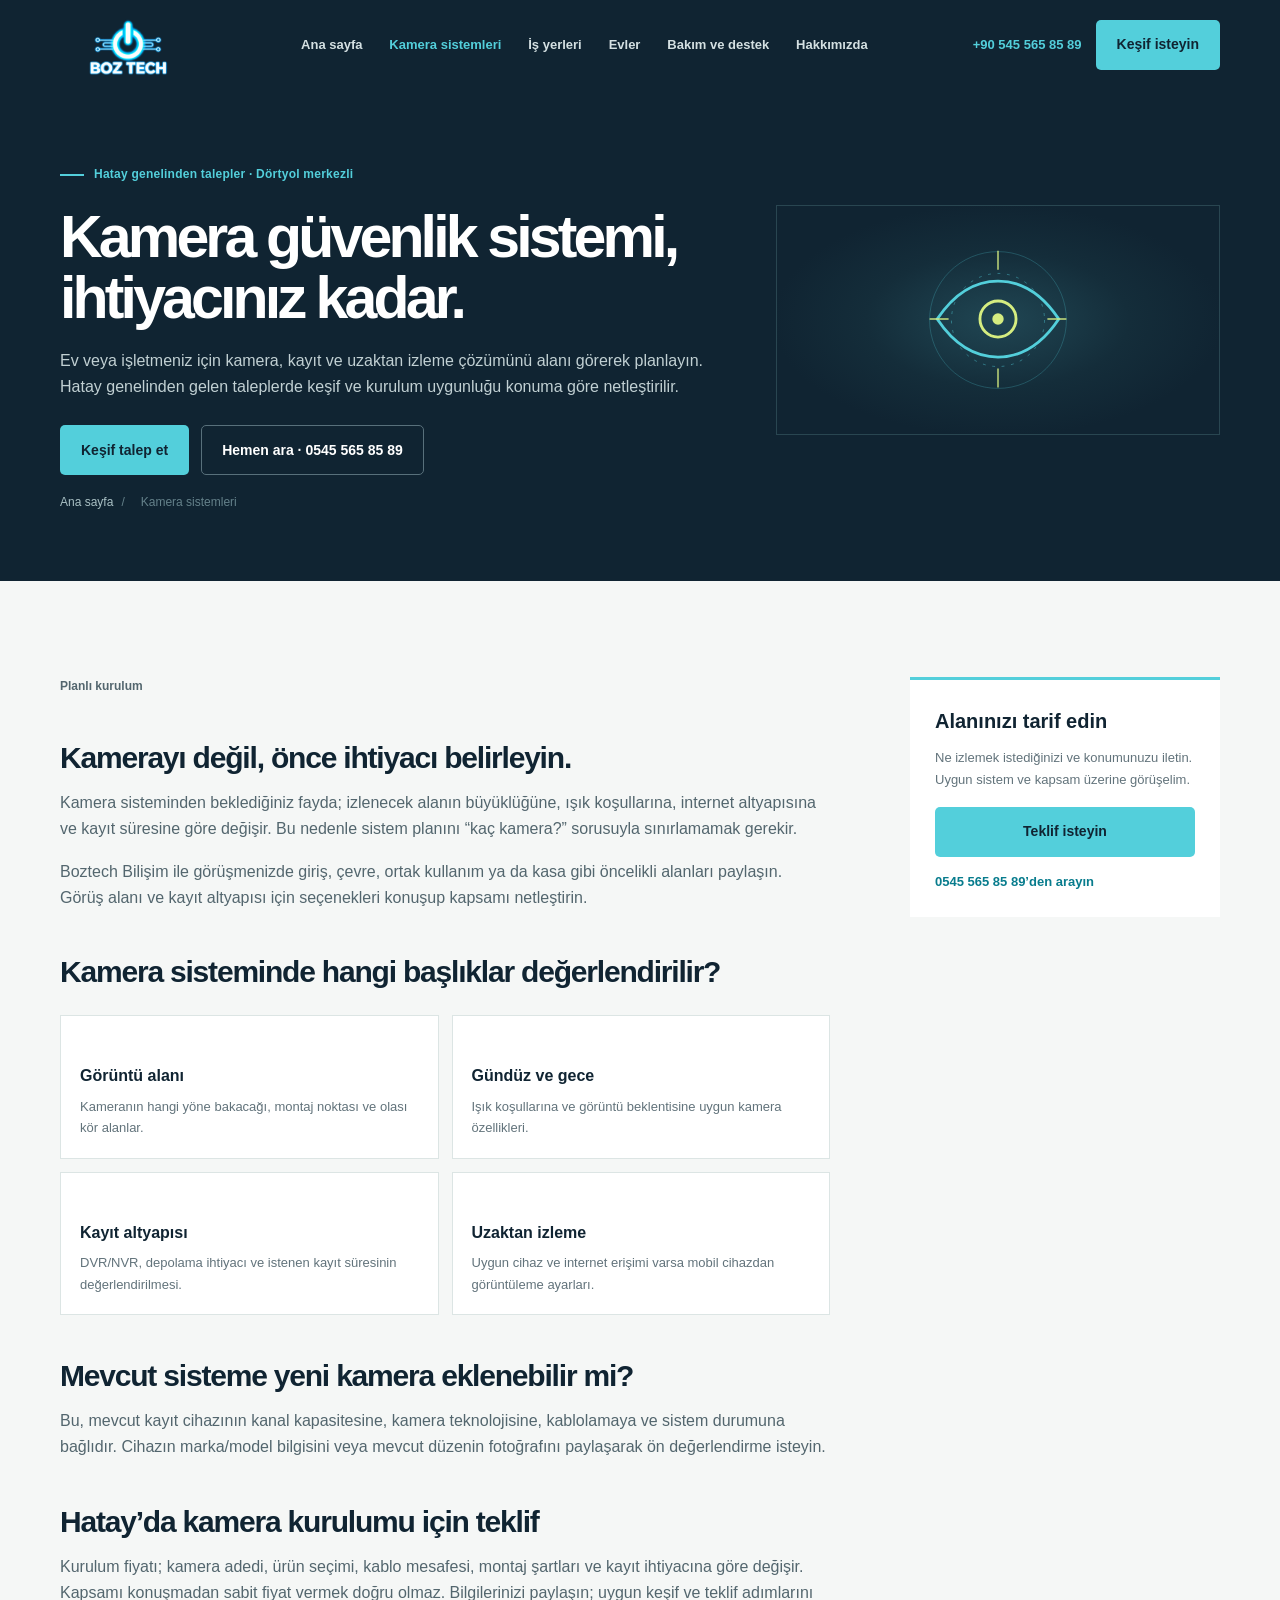
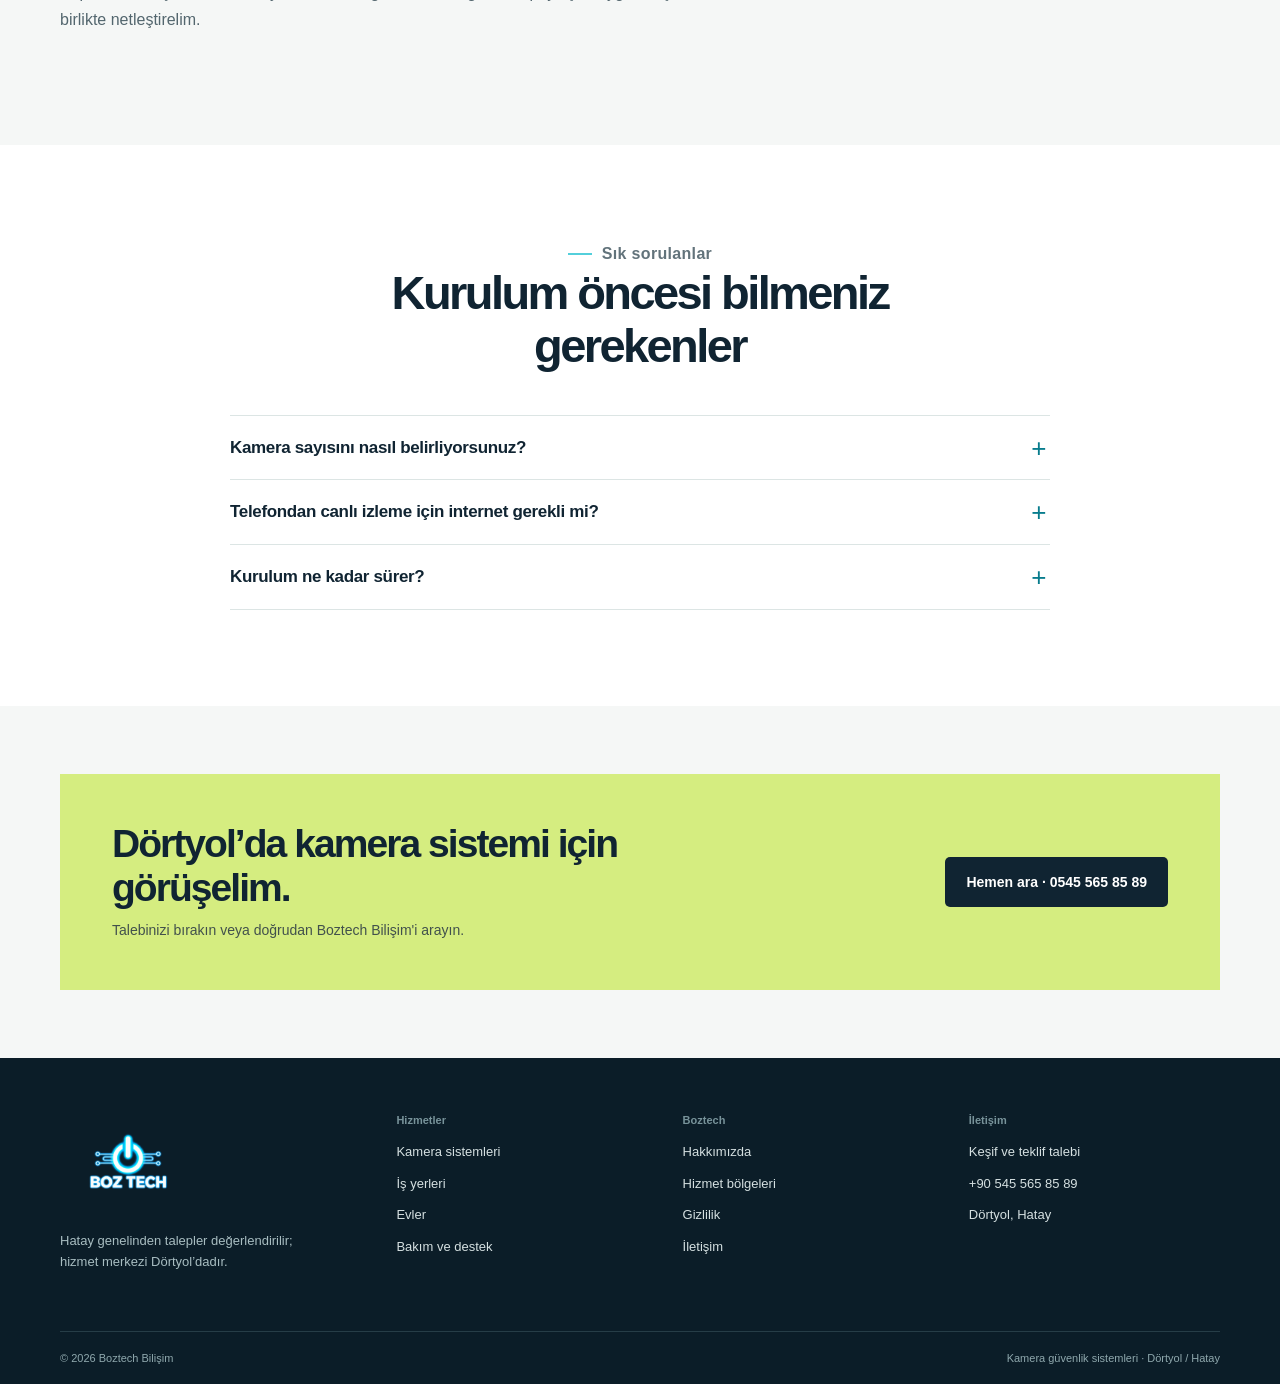
<file: kamera-guvenlik-sistemleri.html>
<!doctype html>
<html lang="tr">
<head>
  <meta charset="utf-8"><meta name="viewport" content="width=device-width, initial-scale=1">
  <title>Hatay Kamera Güvenlik Sistemleri Kurulumu | Boztech</title>
  <meta name="description" content="Hatay genelinden kamera sistemi talebi: görüntü alanı, kayıt cihazı ve uzaktan izleme seçeneklerini planlayın. Dörtyol merkezli Boztech’ten uygunluk sorun.">
  <meta name="theme-color" content="#102432"><meta property="og:type" content="website"><meta property="og:locale" content="tr_TR">
  <meta property="og:url" content="https://acboz.com.tr/kamera-guvenlik-sistemleri.html"><meta property="og:title" content="Hatay Kamera Güvenlik Sistemleri Kurulumu | Boztech"><meta property="og:description" content="Hatay genelinden kamera sistemi talepleri; Dörtyol merkezli keşif ve kurulum uygunluğu.">
  <link rel="icon" href="assets/mark.svg" type="image/svg+xml"><link rel="stylesheet" href="assets/site.css">
  <script type="application/ld+json">{"@context":"https://schema.org","@type":"Service","name":"Kamera güvenlik sistemi kurulumu","serviceType":"CCTV and video surveillance system installation","provider":{"@type":"LocalBusiness","name":"Boztech Bilişim","telephone":"+90-545-565-8589","address":{"@type":"PostalAddress","addressLocality":"Dörtyol","addressRegion":"Hatay","addressCountry":"TR"}},"areaServed":{"@type":"City","name":"Dörtyol"}}</script>
<link rel="canonical" href="https://acboz.com.tr/kamera-guvenlik-sistemleri.html"></head>
<body><a class="skip-link" href="#icerik">İçeriğe geç</a>
<header class="site-header"><div class="wrap header-row"><a class="brand" href="index.html" aria-label="Boztech Bilişim ana sayfa"><span class="brand-logo-frame"><img class="brand-logo" src="assets/boztech-logo-optimized.webp" alt="Boztech Bilişim logosu"></span></a><button class="nav-toggle" type="button" aria-label="Menüyü aç" aria-expanded="false" data-menu-toggle>☰ Menü</button><nav class="main-nav" aria-label="Ana menü" data-main-nav><a href="index.html">Ana sayfa</a><a href="kamera-guvenlik-sistemleri.html" aria-current="page">Kamera sistemleri</a><a href="is-yeri-kamera-sistemleri.html">İş yerleri</a><a href="ev-kamera-sistemleri.html">Evler</a><a href="kamera-bakim-servisi.html">Bakım ve destek</a><a href="hakkimizda.html">Hakkımızda</a></nav><div class="header-actions"><a class="header-phone" data-phone-label href="tel:+905455658589">0545 565 85 89</a><a class="button button-primary" href="iletisim.html#talep">Keşif isteyin</a></div></div></header>
<main id="icerik">
  <section class="page-hero"><div class="wrap page-hero-grid"><div><p class="eyebrow">Hatay genelinden talepler · Dörtyol merkezli</p><h1>Kamera güvenlik sistemi, ihtiyacınız kadar.</h1><p>Ev veya işletmeniz için kamera, kayıt ve uzaktan izleme çözümünü alanı görerek planlayın. Hatay genelinden gelen taleplerde keşif ve kurulum uygunluğu konuma göre netleştirilir.</p><div class="hero-buttons"><a class="button button-primary" href="iletisim.html#talep">Keşif talep et</a><a class="button button-outline" data-phone-link href="tel:+905455658589">Hemen ara · 0545 565 85 89</a></div></div><div class="page-hero-art" aria-hidden="true"><svg viewBox="0 0 200 200" fill="none"><circle cx="100" cy="100" r="72" stroke="currentColor" stroke-opacity=".25"/><circle cx="100" cy="100" r="49" stroke="currentColor" stroke-opacity=".45" stroke-dasharray="3 7"/><path d="M36 99c18-27 40-40 64-40s46 13 64 40c-18 27-40 40-64 40S54 126 36 99Z" stroke="currentColor" stroke-width="3"/><circle cx="100" cy="99" r="19" stroke="#d5ed80" stroke-width="3"/><circle cx="100" cy="99" r="6" fill="#d5ed80"/><path d="M100 27v20m0 104v20M28 99h20m104 0h20" stroke="#d5ed80" stroke-opacity=".7" stroke-width="2"/></svg></div></div><div class="wrap breadcrumbs"><a href="index.html">Ana sayfa</a><span>/</span><span>Kamera sistemleri</span></div></section>
  <section class="section"><div class="wrap content-layout"><article class="prose"><p class="section-kicker">Planlı kurulum</p><h2>Kamerayı değil, önce ihtiyacı belirleyin.</h2><p>Kamera sisteminden beklediğiniz fayda; izlenecek alanın büyüklüğüne, ışık koşullarına, internet altyapısına ve kayıt süresine göre değişir. Bu nedenle sistem planını “kaç kamera?” sorusuyla sınırlamamak gerekir.</p><p>Boztech Bilişim ile görüşmenizde giriş, çevre, ortak kullanım ya da kasa gibi öncelikli alanları paylaşın. Görüş alanı ve kayıt altyapısı için seçenekleri konuşup kapsamı netleştirin.</p>
    <h2>Kamera sisteminde hangi başlıklar değerlendirilir?</h2><div class="detail-list"><div class="detail-item"><h3>Görüntü alanı</h3><p>Kameranın hangi yöne bakacağı, montaj noktası ve olası kör alanlar.</p></div><div class="detail-item"><h3>Gündüz ve gece</h3><p>Işık koşullarına ve görüntü beklentisine uygun kamera özellikleri.</p></div><div class="detail-item"><h3>Kayıt altyapısı</h3><p>DVR/NVR, depolama ihtiyacı ve istenen kayıt süresinin değerlendirilmesi.</p></div><div class="detail-item"><h3>Uzaktan izleme</h3><p>Uygun cihaz ve internet erişimi varsa mobil cihazdan görüntüleme ayarları.</p></div></div>
    <h2>Mevcut sisteme yeni kamera eklenebilir mi?</h2><p>Bu, mevcut kayıt cihazının kanal kapasitesine, kamera teknolojisine, kablolamaya ve sistem durumuna bağlıdır. Cihazın marka/model bilgisini veya mevcut düzenin fotoğrafını paylaşarak ön değerlendirme isteyin.</p>
    <h2>Hatay’da kamera kurulumu için teklif</h2><p>Kurulum fiyatı; kamera adedi, ürün seçimi, kablo mesafesi, montaj şartları ve kayıt ihtiyacına göre değişir. Kapsamı konuşmadan sabit fiyat vermek doğru olmaz. Bilgilerinizi paylaşın; uygun keşif ve teklif adımlarını birlikte netleştirelim.</p></article><aside class="side-cta"><h3>Alanınızı tarif edin</h3><p>Ne izlemek istediğinizi ve konumunuzu iletin. Uygun sistem ve kapsam üzerine görüşelim.</p><a class="button button-primary" href="iletisim.html#talep">Teklif isteyin</a><p style="margin:14px 0 0"><a class="text-link" data-phone-link href="tel:+905455658589">0545 565 85 89’den arayın</a></p></aside></div></section>
  <section class="section section-white"><div class="wrap"><div class="section-head center"><p class="eyebrow">Sık sorulanlar</p><h2>Kurulum öncesi bilmeniz gerekenler</h2></div><div class="faq-list"><details><summary>Kamera sayısını nasıl belirliyorsunuz?</summary><p>Öncelik verilen alanlar ve istenen görüntü kapsamı üzerinden konuşulur. Yerleşim ve kör noktalar değerlendirilmeden yalnızca metrekareye bakarak sayı belirlemek sağlıklı olmaz.</p></details><details><summary>Telefondan canlı izleme için internet gerekli mi?</summary><p>Uzaktan izleme için kayıt cihazının internete erişmesi gerekir. İnternet kalitesi ve cihaz uyumluluğu kurulum sırasında kontrol edilir.</p></details><details><summary>Kurulum ne kadar sürer?</summary><p>Süre kamera adedi, kablo güzergâhı ve montaj koşullarına bağlıdır. Keşif ve kapsam netleştiğinde tahmini çalışma süresi paylaşılır.</p></details></div></div></section>
  <section class="section-tight"><div class="wrap cta-band"><div><h2>Dörtyol’da kamera sistemi için görüşelim.</h2><p>Talebinizi bırakın veya doğrudan Boztech Bilişim'i arayın.</p></div><a class="button button-dark" data-phone-link href="tel:+905455658589">Hemen ara · 0545 565 85 89</a></div></section>
</main>
<footer class="site-footer"><div class="wrap footer-main"><div class="footer-brand"><a class="brand" href="index.html"><span class="brand-logo-frame"><img class="brand-logo" src="assets/boztech-logo-optimized.webp" alt="Boztech Bilişim logosu"></span></a><p>Hatay genelinden talepler değerlendirilir; hizmet merkezi Dörtyol’dadır.</p></div><div class="footer-column"><h2>Hizmetler</h2><a href="kamera-guvenlik-sistemleri.html">Kamera sistemleri</a><a href="is-yeri-kamera-sistemleri.html">İş yerleri</a><a href="ev-kamera-sistemleri.html">Evler</a><a href="kamera-bakim-servisi.html">Bakım ve destek</a></div><div class="footer-column"><h2>Boztech</h2><a href="hakkimizda.html">Hakkımızda</a><a href="hizmet-bolgeleri.html">Hizmet bölgeleri</a><a href="gizlilik.html">Gizlilik</a><a href="iletisim.html">İletişim</a></div><div class="footer-column"><h2>İletişim</h2><a href="iletisim.html#talep">Keşif ve teklif talebi</a><a data-phone-label href="tel:+905455658589">0545 565 85 89</a><span>Dörtyol, Hatay</span></div></div><div class="wrap footer-bottom"><p>© <span data-year></span> Boztech Bilişim</p><p>Kamera güvenlik sistemleri · Dörtyol / Hatay</p></div></footer><script src="assets/site.js" defer></script></body></html>
</file>
<file: assets/site.css>
:root {
  --ink: #102432;
  --ink-soft: #1b3443;
  --paper: #f5f7f6;
  --white: #fff;
  --muted: #62737b;
  --line: #dce5e4;
  --cyan: #53cfdb;
  --cyan-deep: #087c8d;
  --lime: #d5ed80;
  --coral: #ff806a;
  --serif: 'Avenir Next', 'Segoe UI', sans-serif;
  --sans: 'Avenir Next', 'Segoe UI', sans-serif;
  --content: 1160px;
}

* { box-sizing: border-box; }
html { scroll-behavior: smooth; }
body { margin: 0; color: var(--ink); background: var(--paper); font: 16px/1.65 var(--sans); -webkit-font-smoothing: antialiased; }
img, svg { display: block; max-width: 100%; }
a { color: inherit; text-decoration: none; }
button, input, textarea, select { font: inherit; }
button, a { -webkit-tap-highlight-color: transparent; }
a:focus-visible, button:focus-visible, input:focus-visible, textarea:focus-visible, select:focus-visible, summary:focus-visible { outline: 3px solid var(--coral); outline-offset: 4px; }
::selection { color: var(--ink); background: var(--lime); }
.wrap { width: min(var(--content), calc(100% - 48px)); margin-inline: auto; }
.skip-link { position: fixed; z-index: 100; top: 12px; left: 12px; padding: 10px 14px; color: var(--ink); background: var(--lime); transform: translateY(-150%); }
.skip-link:focus { transform: translateY(0); }

.site-header { position: relative; z-index: 20; background: var(--ink); color: var(--white); }
.header-row { min-height: 82px; display: flex; align-items: center; justify-content: space-between; gap: 24px; }
.brand { display: inline-flex; align-items: center; gap: 11px; flex: 0 0 auto; }
.brand-logo-frame { width: 136px; height: 90px; display: block; flex: 0 0 auto; border-radius: 3px; }
.brand-logo { width: 100%; height: 100%; display: block; object-fit: contain; object-position: center; }
.brand-name { font: 800 20px/1 var(--serif); letter-spacing: -.06em; }
.brand-name span { color: var(--cyan); }
.main-nav { display: flex; align-items: center; gap: clamp(15px, 2.1vw, 30px); font-size: 13px; font-weight: 600; color: #d4e0e2; }
.main-nav a { transition: color .18s ease; }
.main-nav a:hover, .main-nav a[aria-current="page"] { color: var(--cyan); }
.header-actions { display: flex; align-items: center; gap: 14px; }
.header-phone { color: var(--cyan); font-size: 13px; font-weight: 700; white-space: nowrap; }
.nav-toggle { display: none; min-height: 44px; border: 1px solid #3b5360; border-radius: 8px; padding: 9px 11px; color: white; background: transparent; cursor: pointer; }

.button { min-height: 50px; display: inline-flex; align-items: center; justify-content: center; gap: 11px; padding: 0 20px; border: 1px solid transparent; border-radius: 5px; font-weight: 700; font-size: 14px; transition: background .18s ease, color .18s ease, border-color .18s ease, transform .18s ease; cursor: pointer; }
.button:hover { transform: translateY(-2px); }
.button-primary { color: var(--ink); background: var(--cyan); }
.button-primary:hover { background: #84e1e8; }
.button-light { color: var(--ink); background: var(--white); }
.button-light:hover { background: var(--lime); }
.button-outline { color: var(--white); border-color: #58707b; background: transparent; }
.button-outline:hover { border-color: var(--cyan); color: var(--cyan); }
.button-dark { color: var(--white); background: var(--ink); }
.button-dark:hover { background: var(--ink-soft); }
.button-arrow { width: 17px; height: 17px; }

.home-hero { overflow: hidden; position: relative; color: var(--white); background: var(--ink); }
.home-hero::after { content: ''; position: absolute; inset: auto 0 0; height: 1px; background: #29404b; }
.hero-grid { min-height: 605px; display: grid; grid-template-columns: 1.02fr .98fr; align-items: center; gap: 20px; padding-block: 50px 54px; }
.hero-copy { max-width: 600px; position: relative; z-index: 2; padding-bottom: 18px; }
.eyebrow { display: flex; align-items: center; gap: 10px; margin: 0 0 22px; color: var(--cyan); font-size: 12px; font-weight: 700; letter-spacing: .02em; }
.eyebrow::before { content: ''; width: 24px; height: 2px; background: var(--cyan); }
h1, h2, h3, p { margin-top: 0; }
h1, h2, h3 { font-family: var(--serif); }
h1 { max-width: 620px; margin-bottom: 22px; font-size: clamp(42px, 5vw, 66px); line-height: 1.04; letter-spacing: -.065em; font-weight: 700; }
.hero-copy > p:not(.eyebrow) { max-width: 510px; margin-bottom: 30px; color: #c1d0d3; font-size: 17px; line-height: 1.7; }
.hero-buttons { display: flex; align-items: center; flex-wrap: wrap; gap: 12px; }
.hero-note { display: flex; align-items: center; gap: 10px; margin-top: 35px; color: #aec1c6; font-size: 12px; }
.hero-note svg { width: 19px; height: 19px; flex: 0 0 auto; color: var(--lime); }
.hero-art { position: relative; margin-right: -72px; margin-left: -16px; overflow: hidden; border: 1px solid #385461; background: #1b3443; }
.hero-art::after { content: ''; position: absolute; inset: 40% 0 0; background: linear-gradient(180deg, transparent, rgba(10,26,36,.46)); pointer-events: none; }
.hero-photo { width: 100%; height: 460px; object-fit: cover; object-position: 68% center; }
.hero-art-label { position: absolute; z-index: 1; right: 18px; bottom: 18px; display: flex; align-items: center; gap: 10px; padding: 12px 15px; color: #f4fbfb; border: 1px solid rgba(220,239,239,.4); background: rgba(16,36,50,.9); font-size: 12px; }
.hero-art-label i { width: 8px; height: 8px; border-radius: 50%; background: var(--lime); box-shadow: 0 0 12px var(--lime); }
.hero-bottom { display: grid; grid-template-columns: repeat(3,1fr); border-top: 1px solid #2a424d; }
.hero-bottom > div { display: flex; align-items: center; gap: 13px; min-height: 75px; padding: 14px 25px 14px 0; color: #dce5e6; font-size: 13px; }
.hero-bottom > div + div { padding-left: 28px; border-left: 1px solid #2a424d; }
.hero-bottom svg { width: 22px; height: 22px; color: var(--cyan); flex: 0 0 auto; }

.section { padding-block: 96px; }
.section-tight { padding-block: 68px; }
.section-white { background: var(--white); }
.section-dark { color: var(--white); background: var(--ink); }
.section-head { max-width: 650px; margin-bottom: 42px; }
.section-head.center { margin-inline: auto; text-align: center; }
.section-head.center .eyebrow { justify-content: center; }
.section-head h2 { margin-bottom: 15px; font-size: clamp(32px, 4vw, 47px); line-height: 1.12; letter-spacing: -.055em; }
.section-head p { margin-bottom: 0; color: var(--muted); font-size: 16px; }
.section-dark .section-head p { color: #b8c8cc; }
.section-kicker { margin-bottom: 12px; color: var(--cyan-deep); font-size: 12px; font-weight: 700; }
.card-grid { display: grid; grid-template-columns: repeat(4,1fr); gap: 14px; }
.card-grid-three { grid-template-columns: repeat(3,1fr); }
.service-card { min-height: 264px; display: flex; flex-direction: column; align-items: flex-start; padding: 26px 23px 22px; border: 1px solid var(--line); background: var(--white); transition: border-color .2s ease, transform .2s ease; }
.service-card:hover { transform: translateY(-4px); border-color: #8bcdd0; }
.service-icon { width: 47px; height: 47px; display: grid; place-items: center; margin-bottom: 27px; color: var(--cyan-deep); background: #e8f6f5; }
.service-icon svg { width: 24px; height: 24px; }
.service-card h3 { margin-bottom: 9px; font-size: 18px; letter-spacing: -.035em; }
.service-card p { margin-bottom: 21px; color: var(--muted); font-size: 13px; line-height: 1.6; }
.text-link { display: inline-flex; align-items: center; gap: 8px; margin-top: auto; color: var(--cyan-deep); font-size: 13px; font-weight: 700; }
.text-link svg { width: 15px; height: 15px; transition: transform .18s ease; }
.text-link:hover svg { transform: translateX(3px); }

.split { display: grid; grid-template-columns: 1fr 1fr; align-items: center; gap: clamp(40px, 8vw, 112px); }
.split-visual { position: relative; min-height: 430px; overflow: hidden; background: #e8f0ee; }
.split-visual svg { position: absolute; inset: 0; width: 100%; height: 100%; }
.visual-caption { position: absolute; left: 18px; bottom: 18px; max-width: 240px; padding: 13px 16px; color: var(--white); background: var(--ink); font-size: 12px; line-height: 1.5; }
.split-copy h2 { margin-bottom: 17px; font-size: clamp(32px, 4vw, 46px); line-height: 1.12; letter-spacing: -.055em; }
.split-copy > p { margin-bottom: 23px; color: var(--muted); }
.check-list { display: grid; gap: 14px; margin: 24px 0 30px; padding: 0; list-style: none; }
.check-list li { display: flex; align-items: flex-start; gap: 11px; font-size: 14px; }
.check-list svg { width: 19px; height: 19px; margin-top: 3px; color: var(--cyan-deep); flex: 0 0 auto; }

.steps { display: grid; grid-template-columns: repeat(3,1fr); border-top: 1px solid #344b56; }
.step { padding: 25px 34px 0 0; }
.step + .step { padding-left: 28px; border-left: 1px solid #344b56; }
.step-number { width: 36px; height: 36px; display: grid; place-items: center; margin-bottom: 22px; color: var(--ink); background: var(--lime); font: 700 15px var(--serif); }
.step h3 { margin-bottom: 8px; font-size: 20px; }
.step p { margin-bottom: 0; color: #b5c7ca; font-size: 14px; }

.local-panel { display: grid; grid-template-columns: .82fr 1.18fr; min-height: 330px; color: var(--white); background: var(--ink); }
.local-copy { display: flex; flex-direction: column; justify-content: center; padding: clamp(28px,5vw,58px); }
.local-copy h2 { margin-bottom: 13px; font-size: clamp(30px,4vw,42px); line-height: 1.1; letter-spacing: -.05em; }
.local-copy p { margin-bottom: 23px; color: #bfd0d1; }
.local-map { position: relative; min-height: 310px; overflow: hidden; background: #142e3b; }
.local-map svg { position: absolute; width: 100%; height: 100%; inset: 0; }
.map-caption { position: absolute; right: 17px; bottom: 17px; padding: 8px 12px; color: var(--white); background: rgba(16,36,50,.88); font-size: 11px; }

.faq-list { max-width: 820px; margin-inline: auto; border-top: 1px solid var(--line); }
.faq-list details { border-bottom: 1px solid var(--line); }
.faq-list summary { position: relative; padding: 20px 40px 20px 0; font: 700 17px/1.4 var(--serif); letter-spacing: -.02em; list-style: none; cursor: pointer; }
.faq-list summary::-webkit-details-marker { display: none; }
.faq-list summary::after { content: '+'; position: absolute; top: 17px; right: 4px; color: var(--cyan-deep); font: 400 26px var(--sans); }
.faq-list details[open] summary::after { content: '−'; }
.faq-list details p { max-width: 700px; padding: 0 34px 20px 0; margin-bottom: 0; color: var(--muted); font-size: 14px; }

.cta-band { display: flex; align-items: center; justify-content: space-between; gap: 30px; padding: 48px 52px; color: var(--ink); background: var(--lime); }
.cta-band h2 { max-width: 620px; margin: 0; font-size: clamp(27px,3.5vw,39px); line-height: 1.12; letter-spacing: -.05em; }
.cta-band p { max-width: 600px; margin: 10px 0 0; color: #42514c; font-size: 14px; }
.cta-band .button { flex: 0 0 auto; }

.page-hero { padding-block: 75px 68px; color: var(--white); background: var(--ink); }
.page-hero-grid { display: grid; grid-template-columns: 1.2fr .8fr; align-items: center; gap: 50px; }
.page-hero h1 { max-width: 760px; margin-bottom: 18px; font-size: clamp(40px,5vw,59px); }
.page-hero p:not(.eyebrow) { max-width: 650px; margin-bottom: 25px; color: #c1d0d3; font-size: 16px; }
.page-hero-art { min-height: 230px; display: grid; place-items: center; color: var(--cyan); border: 1px solid #294651; background: radial-gradient(ellipse at center, #204653 0, #142d3a 42%, #102432 72%); }
.page-hero-art svg { width: 190px; height: 190px; }
.breadcrumbs { padding-top: 18px; color: #a9c0c4; font-size: 12px; }
.breadcrumbs a:hover { color: var(--cyan); }
.breadcrumbs span { padding-inline: 8px; color: #64818a; }
.prose { max-width: 770px; }
.prose h2 { margin: 43px 0 14px; font-size: 30px; line-height: 1.2; letter-spacing: -.04em; }
.prose h3 { margin: 28px 0 10px; font-size: 20px; }
.prose p, .prose li { color: #53666e; }
.prose ul { padding-left: 20px; }
.prose li { margin-bottom: 8px; }
.content-layout { display: grid; grid-template-columns: minmax(0, 1fr) 310px; gap: 75px; align-items: start; }
.side-cta { position: sticky; top: 20px; padding: 25px; background: var(--white); border-top: 3px solid var(--cyan); }
.side-cta h3 { margin-bottom: 9px; font-size: 20px; }
.side-cta p { margin-bottom: 17px; color: var(--muted); font-size: 13px; }
.side-cta .button { width: 100%; }
.detail-list { display: grid; grid-template-columns: repeat(2,1fr); gap: 13px; margin-top: 25px; }
.detail-item { padding: 19px; background: var(--white); border: 1px solid var(--line); }
.detail-item h3 { margin-bottom: 6px; font-size: 16px; }
.detail-item p { margin: 0; color: var(--muted); font-size: 13px; }

.contact-grid { display: grid; grid-template-columns: .86fr 1.14fr; gap: 60px; align-items: start; }
.contact-intro h2 { margin-bottom: 14px; font-size: 36px; line-height: 1.1; letter-spacing: -.05em; }
.contact-intro > p { color: var(--muted); }
.contact-details { display: grid; gap: 15px; margin-top: 32px; }
.contact-item { display: flex; gap: 13px; align-items: flex-start; }
.contact-item .service-icon { width: 39px; height: 39px; margin: 0; flex: 0 0 auto; }
.contact-item strong { display: block; margin-bottom: 2px; font-size: 13px; }
.contact-item span, .contact-item a { color: var(--muted); font-size: 13px; }
.contact-form { padding: clamp(24px,4vw,38px); background: var(--white); border: 1px solid var(--line); }
.contact-form h2 { margin-bottom: 7px; font-size: 26px; letter-spacing: -.04em; }
.contact-form > p { margin-bottom: 23px; color: var(--muted); font-size: 13px; }
.form-grid { display: grid; grid-template-columns: 1fr 1fr; gap: 16px; }
.field { display: grid; gap: 7px; }
.field-full { grid-column: 1/-1; }
.field label { font-size: 12px; font-weight: 700; }
.field input, .field select, .field textarea { width: 100%; min-height: 47px; padding: 11px 13px; color: var(--ink); border: 1px solid #cbd7d7; border-radius: 3px; background: #fcfdfc; }
.field textarea { min-height: 110px; resize: vertical; }
.field input::placeholder, .field textarea::placeholder { color: #91a0a3; }
.consent { display: flex; align-items: flex-start; gap: 10px; margin: 17px 0 20px; color: var(--muted); font-size: 11px; }
.consent input { margin-top: 4px; accent-color: var(--cyan-deep); }
.form-status { min-height: 24px; margin: 12px 0 0; color: var(--cyan-deep); font-size: 13px; }
.form-help { margin-top: 12px; color: #7a8a90; font-size: 11px; }
.not-found { text-align: center; padding-block: 100px; }

.site-footer { padding-top: 56px; color: var(--white); background: #0b1d28; }
.footer-main { display: grid; grid-template-columns: 1.2fr 1fr 1fr 1fr; gap: 35px; padding-bottom: 45px; }
.footer-brand p { max-width: 265px; margin-top: 17px; color: #a8bdc1; font-size: 13px; }
.footer-column h2 { margin-bottom: 15px; color: #78939a; font: 700 11px var(--sans); }
.footer-column a, .footer-column span { display: block; margin-bottom: 10px; color: #d5e0e1; font-size: 13px; }
.footer-column a:hover { color: var(--cyan); }
.footer-bottom { display: flex; justify-content: space-between; gap: 20px; padding-block: 17px; color: #8fa8ad; border-top: 1px solid #263d47; font-size: 11px; }
.footer-bottom p { margin: 0; }

@media (max-width: 1050px) {
  .main-nav { gap: 14px; font-size: 12px; }
  .header-phone { display: none; }
  .hero-art { margin-right: -40px; }
  .card-grid, .card-grid-three { grid-template-columns: repeat(2,1fr); }
}
@media (max-width: 800px) {
  .wrap { width: min(var(--content), calc(100% - 36px)); }
  .header-row { min-height: 90px; }
  .nav-toggle { display: inline-flex; align-items: center; gap: 8px; }
  .main-nav { position: absolute; top: 90px; right: 0; left: 0; display: none; align-items: stretch; gap: 0; padding: 10px 18px 18px; color: var(--white); background: var(--ink); border-top: 1px solid #29404b; }
  .main-nav.is-open { display: flex; flex-direction: column; }
  .main-nav a { padding: 11px 3px; border-bottom: 1px solid #29404b; font-size: 14px; }
  .header-actions > .button { display: none; }
  .hero-grid { min-height: initial; grid-template-columns: 1fr; padding-top: 64px; padding-bottom: 20px; }
  .hero-copy { padding-bottom: 0; }
  .hero-art { max-width: 580px; width: 100%; margin: -12px auto -5px; }
  .hero-photo { height: 390px; }
  .hero-art-label { right: 8%; bottom: 11%; }
  .hero-bottom { grid-template-columns: 1fr; }
  .hero-bottom > div { min-height: 57px; padding: 10px 0; }
  .hero-bottom > div + div { padding-left: 0; border-left: 0; border-top: 1px solid #2a424d; }
  .section { padding-block: 72px; }
  .section-tight { padding-block: 52px; }
  .split, .page-hero-grid, .contact-grid { grid-template-columns: 1fr; }
  .split { gap: 38px; }
  .split-visual { min-height: 350px; }
  .page-hero-grid { gap: 25px; }
  .page-hero-art { min-height: 190px; }
  .page-hero-art svg { width: 150px; height: 150px; }
  .page-hero { padding-block: 58px 50px; }
  .content-layout { grid-template-columns: 1fr; gap: 35px; }
  .side-cta { position: static; }
  .local-panel { grid-template-columns: 1fr; }
  .local-map { min-height: 250px; }
  .contact-grid { gap: 35px; }
  .footer-main { grid-template-columns: repeat(2,1fr); }
}
@media (max-width: 520px) {
  .wrap { width: calc(100% - 32px); }
  .brand-logo-frame { width: 112px; height: 74px; }
  .header-row { min-height: 76px; }
  .main-nav { top: 76px; }
  .brand-name { font-size: 18px; }
  .nav-toggle { font-size: 12px; }
  h1 { font-size: 42px; }
  .hero-copy > p:not(.eyebrow) { font-size: 15px; }
  .hero-buttons { align-items: stretch; flex-direction: column; }
  .hero-buttons .button { width: 100%; }
  .hero-note { margin-top: 25px; }
  .hero-art { margin-top: 5px; }
  .hero-photo { height: 295px; object-position: 68% center; }
  .hero-art-label { right: 10px; bottom: 10px; font-size: 10px; }
  .section-head { margin-bottom: 29px; }
  .card-grid, .card-grid-three { grid-template-columns: 1fr; }
  .service-card { min-height: auto; }
  .service-icon { margin-bottom: 18px; }
  .split-visual { min-height: 280px; }
  .steps { grid-template-columns: 1fr; }
  .step, .step + .step { padding: 20px 0 22px; border-left: 0; border-bottom: 1px solid #344b56; }
  .step-number { margin-bottom: 14px; }
  .cta-band { align-items: stretch; flex-direction: column; padding: 28px 23px; }
  .cta-band .button { width: 100%; }
  .detail-list { grid-template-columns: 1fr; }
  .form-grid { grid-template-columns: 1fr; }
  .field-full { grid-column: auto; }
  .footer-main { grid-template-columns: 1fr 1fr; gap: 28px 20px; }
  .footer-brand { grid-column: 1/-1; }
  .footer-bottom { align-items: flex-start; flex-direction: column; gap: 5px; }
}
@media (prefers-reduced-motion: reduce) {
  *, *::before, *::after { scroll-behavior: auto !important; transition-duration: .01ms !important; animation-duration: .01ms !important; animation-iteration-count: 1 !important; }
}
</file>
